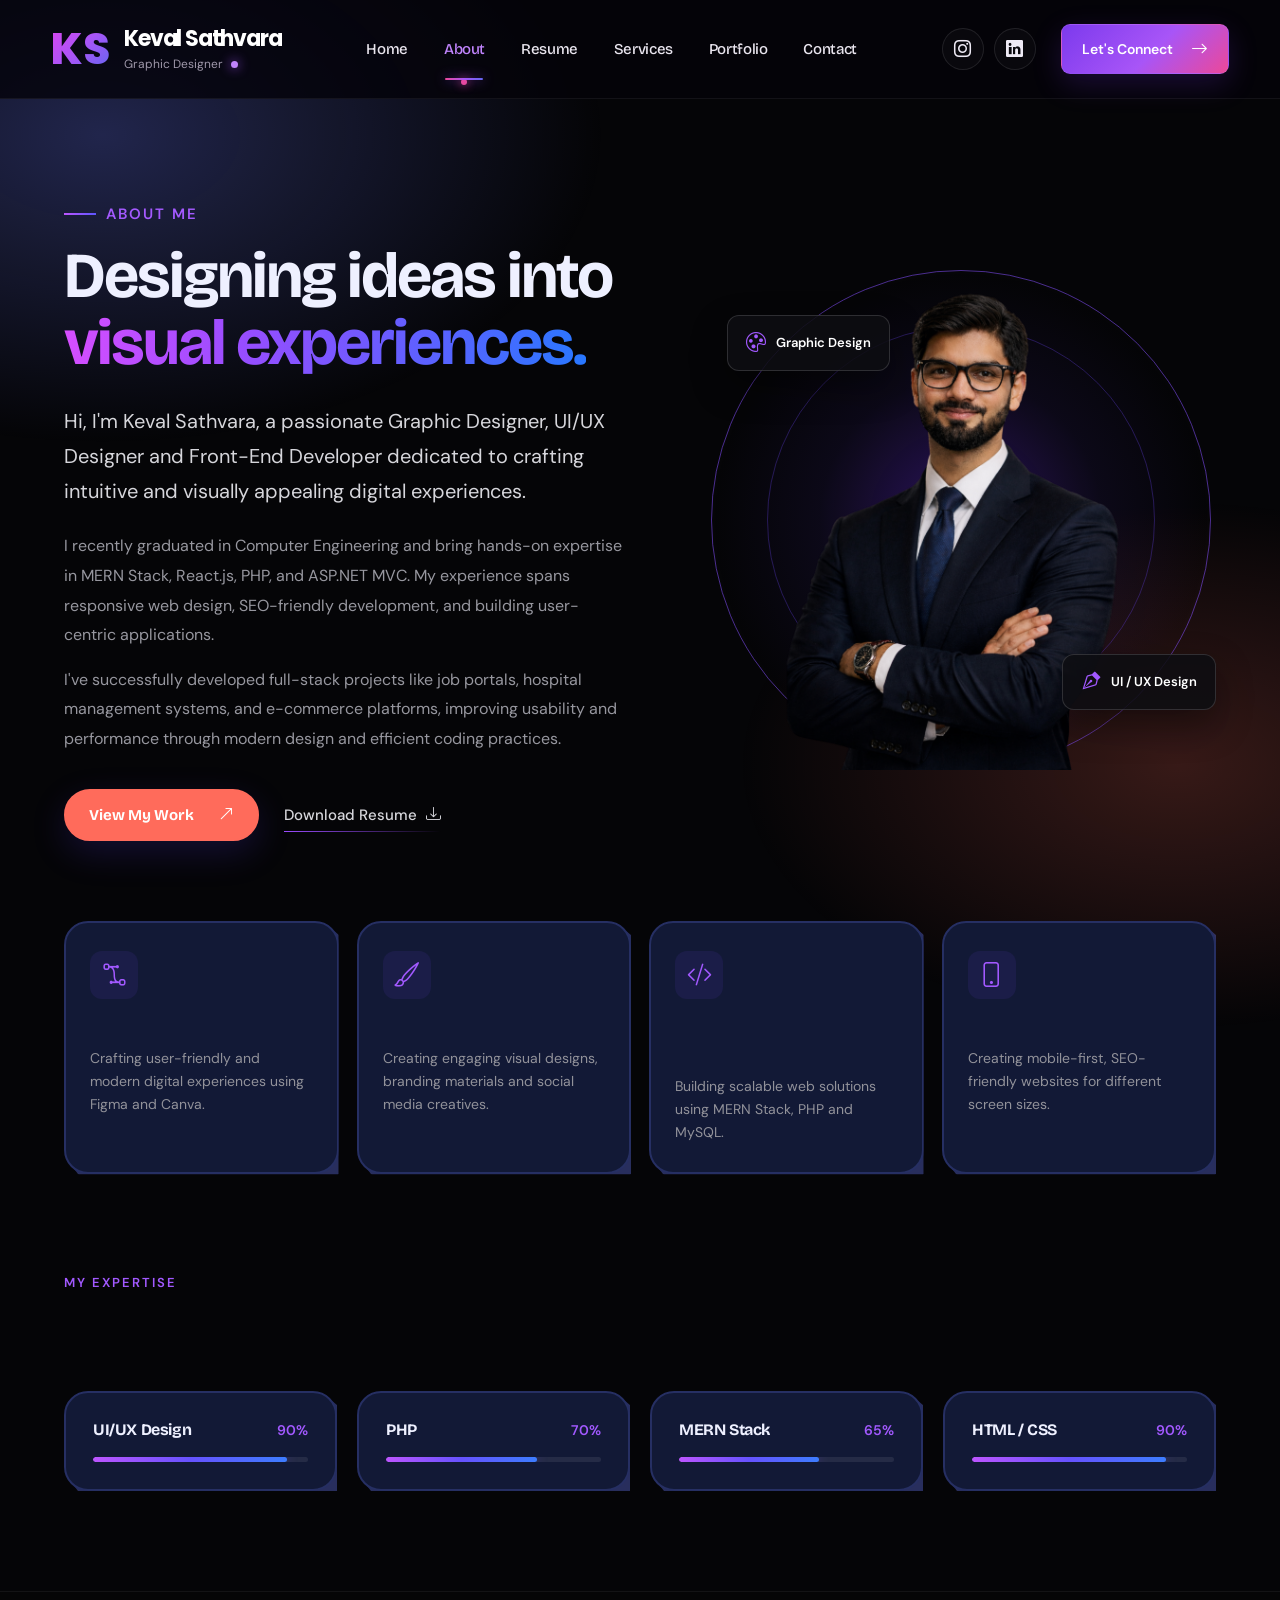
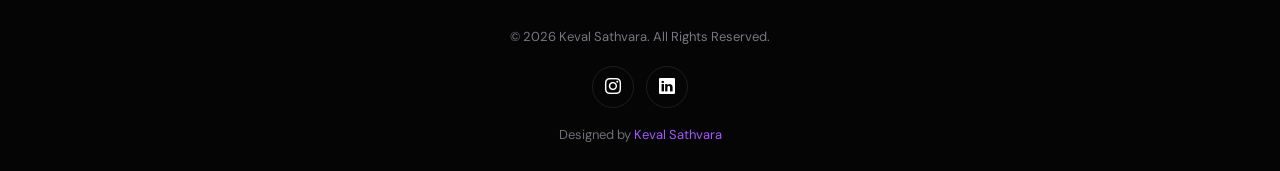
<file: about.html>
<!DOCTYPE html>
<html lang="en">

<head>

  <meta charset="UTF-8">

  <meta
    name="viewport"
    content="width=device-width, initial-scale=1.0, viewport-fit=cover"
  >

  <title>About | Keval Sathvara</title>

  <meta
    name="description"
    content="About Keval Sathvara - Graphic Designer, UI/UX Designer and Front-End Developer."
  >

  <meta
    name="keywords"
    content="Keval Sathvara, Graphic Designer, UI UX Designer, Front End Developer"
  >

  <!-- FAVICON -->
  <link
    href="assets/img/Gemini_Generated_Image_77uot677uot677uo.png"
    rel="icon"
  >

  <!-- GOOGLE FONTS -->
  <link
    rel="preconnect"
    href="https://fonts.googleapis.com"
  >

  <link
    rel="preconnect"
    href="https://fonts.gstatic.com"
    crossorigin
  >

  <link
    href="https://fonts.googleapis.com/css2?family=Inter:wght@300;400;500;600;700;800;900&family=Poppins:wght@400;500;600;700;800;900&display=swap"
    rel="stylesheet"
  >

  <!-- BOOTSTRAP ICONS -->
  <link
    href="assets/vendor/bootstrap-icons/bootstrap-icons.css"
    rel="stylesheet"
  >


<style>

/* =========================================================
   RESET
========================================================= */

* {
  margin: 0;
  padding: 0;
  box-sizing: border-box;
}

html {
  scroll-behavior: smooth;
  overflow-x: hidden;
}

body {
  width: 100%;
  min-width: 0;
  overflow-x: hidden;

  font-family: "Inter", sans-serif;

  background: #050507;
  color: #ffffff;
}

img {
  display: block;
  max-width: 100%;
}

a {
  text-decoration: none;
}

button,
a {
  -webkit-tap-highlight-color: transparent;
}

::selection {
  background: #7446ff;
  color: #ffffff;
}


/* =========================================================
   NAVBAR CONTAINER
========================================================= */

#navbar-container {
  width: 100%;
  max-width: 100%;
  position: relative;
  z-index: 1000;
}


/* =========================================================
   BACKGROUND
========================================================= */

.page-background {

  position: fixed;

  inset: 0;

  width: 100%;
  height: 100%;

  z-index: -10;

  pointer-events: none;

  background:

    radial-gradient(
      circle at 70% 35%,
      rgba(91, 37, 192, 0.20),
      transparent 27%
    ),

    radial-gradient(
      circle at 15% 80%,
      rgba(75, 42, 160, 0.10),
      transparent 25%
    ),

    #050507;
}


.page-background::before {

  content: "";

  position: absolute;

  width: min(650px, 80vw);
  height: min(650px, 80vw);

  right: 5%;
  top: 15%;

  border-radius: 50%;

  background:
    radial-gradient(
      circle,
      rgba(117, 48, 255, 0.18),
      rgba(55, 35, 130, 0.08) 42%,
      transparent 72%
    );

  filter: blur(20px);

  animation:
    backgroundGlow 12s ease-in-out infinite alternate;
}


@keyframes backgroundGlow {

  0% {
    transform:
      translate(0,0)
      scale(1);

    opacity: .65;
  }

  50% {
    transform:
      translate(-25px,20px)
      scale(1.05);

    opacity: .9;
  }

  100% {
    transform:
      translate(20px,-20px)
      scale(.98);

    opacity: .7;
  }

}


/* =========================================================
   DECORATIVE DOTS
========================================================= */

.dots {

  position: fixed;

  width: 90px;
  height: 100px;

  opacity: .45;

  background-image:
    radial-gradient(
      rgba(132,78,255,.75) 1.3px,
      transparent 1.3px
    );

  background-size: 15px 15px;

  pointer-events: none;

  z-index: -2;

  animation:
    dotsFloat 10s ease-in-out infinite alternate;
}


.dots-left {
  left: 0;
  top: 35%;
}


.dots-right {
  right: 15px;
  top: 22%;
}


@keyframes dotsFloat {

  0% {
    transform: translateY(0);
    opacity: .25;
  }

  50% {
    transform: translateY(-12px);
    opacity: .55;
  }

  100% {
    transform: translateY(8px);
    opacity: .35;
  }

}


/* =========================================================
   ABOUT HERO
========================================================= */

.about-hero {

  position: relative;

  width: 100%;

  padding: 100px 0 80px;
}


.about-container {

  width: min(1250px, 90%);

  margin: 0 auto;

  display: grid;

  grid-template-columns: 1.05fr .95fr;

  align-items: center;

  gap: 80px;
}


/* =========================================================
   ABOUT CONTENT
========================================================= */

.about-content {

  position: relative;

  z-index: 5;

  min-width: 0;
}


.eyebrow {

  display: inline-flex;

  align-items: center;

  gap: 10px;

  color: #a45aff;

  font-size: 15px;

  font-weight: 600;

  text-transform: uppercase;

  letter-spacing: 2px;

  margin-bottom: 18px;
}


.eyebrow::before {

  content: "";

  width: 32px;

  height: 2px;

  flex-shrink: 0;

  background:
    linear-gradient(
      90deg,
      #bd55ff,
      #5d55ff
    );
}


/* =========================================================
   ABOUT TITLE
========================================================= */

.about-title {

  font-family: "Poppins", sans-serif;

  font-size: clamp(48px,5vw,72px);

  line-height: 1.05;

  letter-spacing: -2px;

  font-weight: 700;

  margin-bottom: 28px;

  overflow-wrap: break-word;
}


.about-title span {

  background:
    linear-gradient(
      100deg,
      #d84eff,
      #974dff 35%,
      #5b61ff 70%,
      #2778ff
    );

  -webkit-background-clip: text;
  background-clip: text;

  -webkit-text-fill-color: transparent;
}


/* =========================================================
   TEXT
========================================================= */

.about-lead {

  color: #d6d6db;

  font-size: 20px;

  line-height: 1.75;

  margin-bottom: 22px;
}


.about-text {

  color: #97979f;

  font-size: 16px;

  line-height: 1.85;

  max-width: 700px;

  margin-bottom: 15px;
}


/* =========================================================
   CTA
========================================================= */

.cta-group {

  display: flex;

  align-items: center;

  gap: 25px;

  margin-top: 35px;
}


.btn-primary {

  display: inline-flex;

  align-items: center;

  justify-content: center;

  gap: 25px;

  padding: 15px 23px;

  color: #ffffff;

  border-radius: 9px;

  background:
    linear-gradient(
      135deg,
      #553cf1,
      #683be0
    );

  font-size: 15px;

  font-weight: 600;

  box-shadow:
    0 12px 35px
    rgba(81,54,222,.20);

  transition: .3s ease;
}


.btn-primary:hover {

  color: #ffffff;

  transform: translateY(-3px);

  box-shadow:
    0 15px 40px
    rgba(95,56,235,.4);
}


.resume-link {

  color: #d7d7dc;

  font-size: 15px;

  font-weight: 500;

  display: inline-flex;

  align-items: center;

  gap: 9px;

  position: relative;

  transition: .3s ease;
}


.resume-link::after {

  content: "";

  position: absolute;

  left: 0;
  right: 0;

  bottom: -7px;

  height: 1px;

  background:
    linear-gradient(
      90deg,
      #9b4cff,
      transparent
    );
}


.resume-link:hover {
  color: #a85cff;
}


/* =========================================================
   ABOUT VISUAL
========================================================= */

.about-visual {

  position: relative;

  width: 100%;

  min-height: 550px;

  display: flex;

  align-items: center;

  justify-content: center;

  min-width: 0;
}


.visual-glow {

  position: absolute;

  width: 500px;
  height: 500px;

  max-width: 100%;
  max-height: 100%;

  border-radius: 50%;

  background:
    radial-gradient(
      circle,
      rgba(116,48,255,.35),
      rgba(63,38,145,.12) 40%,
      transparent 70%
    );

  filter: blur(12px);

  animation:
    visualGlow 8s ease-in-out infinite alternate;
}


@keyframes visualGlow {

  0% {
    transform: scale(.94);
    opacity: .65;
  }

  100% {
    transform: scale(1.05);
    opacity: .95;
  }

}


/* =========================================================
   ORBIT
========================================================= */

.visual-orbit {

  position: absolute;

  width: 500px;
  height: 500px;

  max-width: 100%;
  max-height: 100%;

  border-radius: 50%;

  border:
    1px solid
    rgba(133,81,255,.55);

  animation:
    visualOrbit 25s linear infinite;
}


.visual-orbit::before {

  content: "";

  position: absolute;

  inset: 55px;

  border-radius: 50%;

  border:
    1px solid
    rgba(102,66,240,.32);
}


@keyframes visualOrbit {

  from {
    transform: rotate(0deg);
  }

  to {
    transform: rotate(360deg);
  }

}


/* =========================================================
   PROFILE IMAGE
========================================================= */

.about-photo {

  position: relative;

  z-index: 5;

  width: 410px;

  height: 500px;

  max-width: 90%;

  object-fit: contain;

  object-position: center bottom;

  filter:
    drop-shadow(
      0 20px 35px
      rgba(0,0,0,.6)
    );
}


/* =========================================================
   FLOATING LABEL
========================================================= */

.floating-label {

  position: absolute;

  z-index: 10;

  padding: 14px 18px;

  border-radius: 12px;

  background:
    rgba(14,14,19,.88);

  border:
    1px solid
    rgba(255,255,255,.14);

  backdrop-filter: blur(12px);

  -webkit-backdrop-filter: blur(12px);

  box-shadow:
    0 15px 35px
    rgba(0,0,0,.4);

  color: #ffffff;

  font-size: 13px;

  font-weight: 600;

  display: flex;

  align-items: center;

  gap: 10px;

  white-space: nowrap;

  animation:
    floatingCard 5s ease-in-out infinite alternate;
}


.floating-label i {

  color: #a259ff;

  font-size: 20px;

  flex-shrink: 0;
}


.label-one {

  top: 70px;

  left: 20px;
}


.label-two {

  right: 0;

  bottom: 85px;

  animation-delay: 1s;
}


@keyframes floatingCard {

  0% {
    transform: translateY(0);
  }

  100% {
    transform: translateY(-12px);
  }

}


/* =========================================================
   INFO SECTION
========================================================= */

.info-section {

  width: min(1250px,90%);

  margin: 0 auto;

  padding-bottom: 80px;
}


.info-grid {

  display: grid;

  grid-template-columns:
    repeat(4,1fr);

  gap: 18px;
}


.info-card {

  padding: 28px 24px;

  min-height: 190px;

  border-radius: 15px;

  background:
    linear-gradient(
      145deg,
      rgba(24,24,30,.85),
      rgba(9,9,12,.85)
    );

  border:
    1px solid
    rgba(255,255,255,.10);

  box-shadow:
    0 15px 40px
    rgba(0,0,0,.22);

  transition: .35s ease;
}


.info-card:hover {

  transform: translateY(-7px);

  border-color:
    rgba(142,77,255,.5);

  box-shadow:
    0 20px 45px
    rgba(92,48,220,.16);
}


.info-icon {

  width: 48px;
  height: 48px;

  display: flex;

  align-items: center;
  justify-content: center;

  border-radius: 12px;

  background:
    rgba(121,64,255,.09);

  color: #a259ff;

  font-size: 25px;

  margin-bottom: 20px;
}


.info-card h3 {

  font-family: "Poppins", sans-serif;

  font-size: 17px;

  margin-bottom: 9px;
}


.info-card p {

  color: #92929a;

  font-size: 14px;

  line-height: 1.65;
}


/* =========================================================
   SKILLS
========================================================= */

.skills-section {

  width: min(1250px,90%);

  margin: auto;

  padding: 20px 0 100px;
}


.section-heading {

  margin-bottom: 40px;
}


.small-title {

  color: #a259ff;

  text-transform: uppercase;

  letter-spacing: 2px;

  font-size: 13px;

  font-weight: 600;

  margin-bottom: 10px;
}


.section-heading h2 {

  font-family: "Poppins", sans-serif;

  font-size: 42px;

  font-weight: 700;
}


.section-heading h2 span {

  background:
    linear-gradient(
      100deg,
      #b54cff,
      #5867ff
    );

  -webkit-background-clip: text;
  background-clip: text;

  -webkit-text-fill-color: transparent;
}


.skills-grid {

  display: grid;

  grid-template-columns:
    repeat(4,1fr);

  gap: 20px;
}


.skill-box {

  padding: 27px;

  border-radius: 15px;

  background:
    linear-gradient(
      145deg,
      rgba(24,24,30,.88),
      rgba(9,9,12,.9)
    );

  border:
    1px solid
    rgba(255,255,255,.10);

  transition: .35s ease;
}


.skill-box:hover {

  transform: translateY(-6px);

  border-color:
    rgba(142,77,255,.5);

  box-shadow:
    0 20px 45px
    rgba(93,48,220,.14);
}


.skill-top {

  display: flex;

  align-items: center;

  justify-content: space-between;

  gap: 15px;

  margin-bottom: 18px;
}


.skill-top h3 {

  font-family: "Poppins", sans-serif;

  font-size: 16px;

  margin: 0;
}


.skill-percent {

  color: #a259ff;

  font-size: 14px;

  font-weight: 600;

  flex-shrink: 0;
}


.progress {

  width: 100%;

  height: 5px;

  overflow: hidden;

  border-radius: 20px;

  background:
    rgba(255,255,255,.08);
}


.progress-bar {

  height: 100%;

  border-radius: 20px;

  background:
    linear-gradient(
      90deg,
      #bd55ff,
      #6652ff,
      #3d7dff
    );

  box-shadow:
    0 0 12px
    rgba(121,71,255,.45);
}


/* =========================================================
   FOOTER
========================================================= */

.footer {

  width: 100%;

  padding: 35px 15px;

  text-align: center;

  border-top:
    1px solid
    rgba(255,255,255,.06);

  background:
    rgba(5,5,7,.8);
}


.footer p {

  color: #777780;

  font-size: 13px;

  line-height: 1.6;
}


.footer-social {

  display: flex;

  justify-content: center;

  gap: 12px;

  margin: 18px 0;
}


.footer-social a {

  width: 42px;
  height: 42px;

  display: flex;

  align-items: center;

  justify-content: center;

  border-radius: 50%;

  color: #ffffff;

  border:
    1px solid
    rgba(255,255,255,.10);

  transition: .3s ease;
}


.footer-social a:hover {

  color: #a259ff;

  border-color: #7b4cff;
}


.credits {

  color: #6f6f77;

  font-size: 13px;
}


.credits a {

  color: #a259ff;
}


/* =========================================================
   TABLET
========================================================= */

@media (max-width: 1150px) {

  .navmenu ul {
    gap: 24px;
  }

  .about-container {
    gap: 40px;
  }

  .info-grid,
  .skills-grid {
    grid-template-columns:
      repeat(2,1fr);
  }

}


/* =========================================================
   MOBILE — 900px
========================================================= */

@media (max-width: 900px) {

  html,
  body {
    width: 100%;
    max-width: 100%;
    overflow-x: hidden;
  }


  /* -------------------------------------------------------
     ABOUT
  ------------------------------------------------------- */

  .about-hero {

    width: 100%;

    padding:
      65px 0 45px;
  }


  .about-container {

    width:
      calc(100% - 30px);

    max-width:
      600px;

    margin:
      0 auto;

    display:
      flex;

    flex-direction:
      column;

    align-items:
      center;

    gap:
      0;
  }


  /* -------------------------------------------------------
     CONTENT
  ------------------------------------------------------- */

  .about-content {

    width:
      100%;

    max-width:
      600px;

    text-align:
      center;

    order:
      1;
  }


  .eyebrow {

    justify-content:
      center;

    font-size:
      12px;

    letter-spacing:
      1.7px;

    margin-bottom:
      16px;
  }


  .eyebrow::before {
    width: 25px;
  }


  .about-title {

    width:
      100%;

    font-size:
      clamp(42px,12vw,64px);

    line-height:
      1.04;

    letter-spacing:
      -1.8px;

    margin-bottom:
      20px;
  }


  .about-lead {

    width:
      100%;

    max-width:
      560px;

    margin:
      0 auto 18px;

    font-size:
      16px;

    line-height:
      1.7;
  }


  .about-text {

    width:
      100%;

    max-width:
      550px;

    margin:
      0 auto 14px;

    font-size:
      14px;

    line-height:
      1.75;
  }


  /* -------------------------------------------------------
     CTA
  ------------------------------------------------------- */

  .cta-group {

    width:
      100%;

    display:
      flex;

    flex-direction:
      column;

    align-items:
      center;

    justify-content:
      center;

    gap:
      16px;

    margin-top:
      27px;
  }


  .btn-primary {

    width:
      min(100%,300px);

    min-height:
      50px;

    justify-content:
      center;

    gap:
      18px;

    padding:
      14px 20px;

    font-size:
      14px;
  }


  .resume-link {
    justify-content:
      center;

    font-size:
      14px;
  }


  /* -------------------------------------------------------
     VISUAL
  ------------------------------------------------------- */

  .about-visual {

    width:
      100%;

    min-height:
      430px;

    margin-top:
      20px;

    margin-bottom:
      -10px;

    order:
      2;

    overflow:
      visible;
  }


  .visual-glow {

    width:
      min(88vw,390px);

    height:
      min(88vw,390px);
  }


  .visual-orbit {

    width:
      min(88vw,380px);

    height:
      min(88vw,380px);
  }


  .visual-orbit::before {

    inset:
      42px;
  }


  .about-photo {

    width:
      min(75vw,330px);

    height:
      min(95vw,410px);

    max-width:
      330px;

    max-height:
      410px;
  }


  .floating-label {

    padding:
      10px 13px;

    border-radius:
      10px;

    font-size:
      11px;

    gap:
      7px;
  }


  .floating-label i {
    font-size: 16px;
  }


  .label-one {

    top:
      58px;

    left:
      max(0px,2vw);
  }


  .label-two {

    right:
      max(0px,2vw);

    bottom:
      62px;
  }


  /* -------------------------------------------------------
     INFO
  ------------------------------------------------------- */

  .info-section {

    width:
      calc(100% - 30px);

    max-width:
      600px;

    padding-bottom:
      55px;
  }


  .info-grid {

    grid-template-columns:
      1fr;

    gap:
      14px;
  }


  .info-card {

    min-height:
      auto;

    padding:
      22px 20px;

    border-radius:
      14px;
  }


  .info-icon {

    width:
      44px;

    height:
      44px;

    font-size:
      22px;

    margin-bottom:
      15px;
  }


  .info-card h3 {
    font-size: 16px;
  }


  .info-card p {

    font-size:
      13px;

    line-height:
      1.6;
  }


  /* -------------------------------------------------------
     SKILLS
  ------------------------------------------------------- */

  .skills-section {

    width:
      calc(100% - 30px);

    max-width:
      600px;

    padding:
      10px 0 65px;
  }


  .section-heading {

    margin-bottom:
      28px;

    text-align:
      center;
  }


  .section-heading h2 {

    font-size:
      clamp(30px,8vw,38px);

    line-height:
      1.15;
  }


  .small-title {

    font-size:
      11px;

    letter-spacing:
      1.7px;
  }


  .skills-grid {

    grid-template-columns:
      1fr;

    gap:
      14px;
  }


  .skill-box {

    padding:
      21px 19px;

    border-radius:
      13px;
  }


  .skill-top {
    margin-bottom: 14px;
  }


  .skill-top h3 {
    font-size: 14px;
  }


  .skill-percent {
    font-size: 13px;
  }


  /* -------------------------------------------------------
     FOOTER
  ------------------------------------------------------- */

  .footer {
    padding: 28px 15px;
  }


  .footer p {
    font-size: 12px;
  }


  .credits {
    font-size: 11px;
  }

}


/* =========================================================
   600px
========================================================= */

@media (max-width: 600px) {

  .about-hero {
    padding:
      50px 0 35px;
  }


  .about-container {
    width:
      calc(100% - 24px);
  }


  .about-title {

    font-size:
      clamp(39px,12vw,55px);

    letter-spacing:
      -1.5px;
  }


  .about-lead {

    font-size:
      15px;

    line-height:
      1.65;
  }


  .about-text {

    font-size:
      13.5px;

    line-height:
      1.7;
  }


  .about-visual {

    min-height:
      390px;

    margin-top:
      5px;
  }


  .visual-glow {

    width:
      330px;

    height:
      330px;
  }


  .visual-orbit {

    width:
      330px;

    height:
      330px;
  }


  .visual-orbit::before {
    inset: 37px;
  }


  .about-photo {

    width:
      275px;

    height:
      365px;
  }


  .label-one {

    top:
      55px;

    left:
      2px;
  }


  .label-two {

    right:
      2px;

    bottom:
      52px;
  }


  .info-section,
  .skills-section {

    width:
      calc(100% - 24px);
  }

}


/* =========================================================
   480px
========================================================= */

@media (max-width: 480px) {

  .about-hero {
    padding:
      42px 0 30px;
  }


  .about-container {

    width:
      calc(100% - 20px);
  }


  .eyebrow {

    font-size:
      11px;

    letter-spacing:
      1.5px;
  }


  .about-title {

    font-size:
      clamp(36px,12vw,50px);

    line-height:
      1.03;

    letter-spacing:
      -1.2px;
  }


  .about-lead {

    font-size:
      14px;
  }


  .about-text {

    font-size:
      13px;
  }


  .btn-primary {

    width:
      100%;

    max-width:
      285px;
  }


  .about-visual {

    min-height:
      350px;
  }


  .visual-glow {

    width:
      285px;

    height:
      285px;
  }


  .visual-orbit {

    width:
      285px;

    height:
      285px;
  }


  .visual-orbit::before {
    inset: 32px;
  }


  .about-photo {

    width:
      245px;

    height:
      325px;
  }


  .floating-label {

    padding:
      8px 10px;

    font-size:
      10px;

    border-radius:
      8px;
  }


  .floating-label i {
    font-size: 14px;
  }


  .label-one {

    top:
      47px;

    left:
      0;
  }


  .label-two {

    right:
      0;

    bottom:
      43px;
  }


  .info-card {
    padding:
      19px 17px;
  }


  .info-icon {

    width:
      42px;

    height:
      42px;

    font-size:
      20px;
  }


  .info-card h3 {
    font-size: 15px;
  }


  .info-card p {
    font-size: 12.5px;
  }


  .section-heading h2 {
    font-size: 30px;
  }


  .skill-box {
    padding:
      19px 16px;
  }

}


/* =========================================================
   390px
========================================================= */

@media (max-width: 390px) {

  .about-container {
    width:
      calc(100% - 18px);
  }


  .about-title {

    font-size:
      36px;

    letter-spacing:
      -1px;
  }


  .about-lead {
    font-size:
      13.5px;
  }


  .about-text {
    font-size:
      12.5px;
  }


  .about-visual {

    min-height:
      330px;
  }


  .visual-glow {

    width:
      265px;

    height:
      265px;
  }


  .visual-orbit {

    width:
      265px;

    height:
      265px;
  }


  .about-photo {

    width:
      225px;

    height:
      300px;
  }


  .floating-label {

    font-size:
      9px;

    padding:
      7px 9px;
  }


  .label-one {
    top: 45px;
  }


  .label-two {
    bottom: 37px;
  }

}


/* =========================================================
   375px
========================================================= */

@media (max-width: 375px) {

  .about-hero {

    padding:
      35px 0 25px;
  }


  .about-title {
    font-size:
      34px;
  }


  .about-lead {
    font-size:
      13px;
  }


  .about-text {

    font-size:
      12px;

    line-height:
      1.65;
  }


  .about-visual {

    min-height:
      310px;
  }


  .visual-glow {

    width:
      245px;

    height:
      245px;
  }


  .visual-orbit {

    width:
      245px;

    height:
      245px;
  }


  .visual-orbit::before {
    inset: 27px;
  }


  .about-photo {

    width:
      210px;

    height:
      280px;
  }


  .floating-label {

    font-size:
      8.5px;

    padding:
      6px 8px;
  }


  .floating-label i {
    font-size: 12px;
  }


  .label-one {

    top:
      43px;

    left:
      0;
  }


  .label-two {

    right:
      0;

    bottom:
      34px;
  }

}


/* =========================================================
   360px
========================================================= */

@media (max-width: 360px) {

  .about-container {

    width:
      calc(100% - 16px);
  }


  .about-title {

    font-size:
      32px;

    letter-spacing:
      -.8px;
  }


  .about-lead {
    font-size:
      12.5px;
  }


  .about-text {
    font-size:
      11.8px;
  }


  .about-visual {

    min-height:
      295px;
  }


  .visual-glow {

    width:
      225px;

    height:
      225px;
  }


  .visual-orbit {

    width:
      225px;

    height:
      225px;
  }


  .visual-orbit::before {
    inset: 25px;
  }


  .about-photo {

    width:
      195px;

    height:
      260px;
  }


  .floating-label {

    font-size:
      8px;

    padding:
      5px 7px;
  }


  .label-one {
    top: 42px;
  }


  .label-two {
    bottom: 31px;
  }


  .info-section,
  .skills-section {

    width:
      calc(100% - 16px);
  }

}


/* =========================================================
   320px
========================================================= */

@media (max-width: 320px) {

  .about-container {

    width:
      calc(100% - 14px);
  }


  .about-title {

    font-size:
      29px;

    letter-spacing:
      -.5px;
  }


  .about-lead {

    font-size:
      12px;

    line-height:
      1.6;
  }


  .about-text {
    font-size:
      11.5px;
  }


  .btn-primary {

    max-width:
      260px;

    min-height:
      46px;

    font-size:
      13px;
  }


  .about-visual {

    min-height:
      275px;
  }


  .visual-glow {

    width:
      205px;

    height:
      205px;
  }


  .visual-orbit {

    width:
      205px;

    height:
      205px;
  }


  .visual-orbit::before {
    inset: 23px;
  }


  .about-photo {

    width:
      180px;

    height:
      240px;
  }


  .floating-label {

    font-size:
      7.5px;

    padding:
      5px 6px;
  }


  .floating-label i {
    font-size: 11px;
  }


  .label-one {

    top:
      39px;

    left:
      -1px;
  }


  .label-two {

    right:
      -1px;

    bottom:
      28px;
  }


  .info-card {

    padding:
      17px 14px;
  }


  .info-card h3 {
    font-size: 14px;
  }


  .info-card p {
    font-size: 11.5px;
  }


  .section-heading h2 {
    font-size: 27px;
  }


  .skill-box {
    padding:
      17px 14px;
  }

}


/* =========================================================
   MOBILE LANDSCAPE
========================================================= */

@media
(max-width: 900px)
and (orientation: landscape)
and (max-height: 600px) {

  .about-hero {

    padding:
      40px 0;
  }


  .about-container {

    width:
      min(850px,92%);

    display:
      grid;

    grid-template-columns:
      1fr 1fr;

    align-items:
      center;

    gap:
      25px;
  }


  .about-content {
    text-align:
      left;
  }


  .eyebrow {
    justify-content:
      flex-start;
  }


  .about-lead,
  .about-text {

    margin-left:
      0;
  }


  .cta-group {

    align-items:
      flex-start;

    flex-direction:
      row;
  }


  .about-visual {

    min-height:
      430px;

    margin:
      0;
  }


  .visual-glow {

    width:
      330px;

    height:
      330px;
  }


  .visual-orbit {

    width:
      330px;

    height:
      330px;
  }


  .about-photo {

    width:
      260px;

    height:
      350px;
  }

}


/* =========================================================
   TOUCH DEVICES
========================================================= */

@media (hover: none) {

  .info-card:hover,
  .skill-box:hover,
  .btn-primary:hover {

    transform:
      none;
  }

}


/* =========================================================
   REDUCED MOTION
========================================================= */

@media (prefers-reduced-motion: reduce) {

  *,
  *::before,
  *::after {

    animation-duration:
      .01ms !important;

    animation-iteration-count:
      1 !important;

    scroll-behavior:
      auto !important;
  }

}


/* =========================================================
   SAFE AREA
========================================================= */

@supports (padding: env(safe-area-inset-bottom)) {

  .footer {

    padding-bottom:
      calc(
        28px +
        env(safe-area-inset-bottom)
      );
  }

}

</style>

<link rel="preconnect" href="https://fonts.googleapis.com"><link rel="preconnect" href="https://fonts.gstatic.com" crossorigin><link href="https://fonts.googleapis.com/css2?family=Bricolage+Grotesque:wght@600;800&family=DM+Sans:wght@400;500&display=swap" rel="stylesheet">
<link href="assets/css/theme.css" rel="stylesheet">
<style>
body.about-page {
  background: #050507 !important;
}

body.about-page .about-title.m-wipe {
  clip-path: none;
}

@media (min-width: 481px) and (max-width: 900px) {
  body.about-page .about-container {
    width: min(85%, 600px);
  }

  body.about-page .about-content {
    text-align: left;
  }

  body.about-page .eyebrow {
    justify-content: flex-start;
  }

  body.about-page .about-title {
    font-family: "Bricolage Grotesque", sans-serif !important;
    font-size: clamp(48px, 10vw, 60px);
    line-height: 1.04;
    letter-spacing: -2px !important;
  }

  body.about-page .about-lead,
  body.about-page .about-text {
    margin-left: 0;
    margin-right: 0;
  }

  body.about-page .about-lead {
    font-size: 17px;
  }

  body.about-page .cta-group {
    flex-direction: row;
    align-items: center;
    justify-content: flex-start;
    gap: 20px;
  }

  body.about-page .btn-primary {
    width: auto;
    min-height: 40px;
    padding: 11px 19px;
    border: 0 !important;
    border-radius: 8px !important;
    background: linear-gradient(135deg, #553cf1, #683be0) !important;
    font-family: "DM Sans", sans-serif !important;
    font-size: 14px;
    font-weight: 600 !important;
  }

  body.about-page .resume-link {
    justify-content: flex-start;
    font-size: 14px;
  }
}
</style>
<link href="assets/css/responsive.css" rel="stylesheet">
</head>


<body class="about-page">


<!-- =========================================================
     BACKGROUND
========================================================= -->

<div class="page-background"></div>

<div class="dots dots-left"></div>

<div class="dots dots-right"></div>


<!-- =========================================================
     EXTERNAL NAVBAR
========================================================= -->

<div id="navbar-container"></div>


<!-- =========================================================
     MAIN
========================================================= -->

<main>


<!-- =========================================================
     ABOUT HERO
========================================================= -->

<section class="about-hero">

  <div class="about-container">


    <!-- ABOUT CONTENT -->

    <div class="about-content">


      <div class="eyebrow">
        About Me
      </div>


      <h1 class="about-title">

        Designing ideas into

        <span>
          visual experiences.
        </span>

      </h1>


      <p class="about-lead">

        Hi, I'm Keval Sathvara, a passionate
        Graphic Designer, UI/UX Designer and
        Front-End Developer dedicated to crafting
        intuitive and visually appealing digital experiences.

      </p>


      <p class="about-text">

        I recently graduated in Computer Engineering
        and bring hands-on expertise in MERN Stack,
        React.js, PHP, and ASP.NET MVC.

        My experience spans responsive web design,
        SEO-friendly development, and building
        user-centric applications.

      </p>


      <p class="about-text">

        I've successfully developed full-stack projects
        like job portals, hospital management systems,
        and e-commerce platforms, improving usability
        and performance through modern design and
        efficient coding practices.

      </p>


      <!-- CTA -->

      <div class="cta-group">


        <a
          href="portfolio.html"
          class="btn-primary">

          View My Work

          <i class="bi bi-arrow-up-right"></i>

        </a>


        <a
          href="assets\img\Keval  Sathvara.pdf"
          class="resume-link"
          target="_blank"
          rel="noopener noreferrer">

          Download Resume

          <i class="bi bi-download"></i>

        </a>


      </div>


    </div>


    <!-- =====================================================
         PROFILE VISUAL
    ====================================================== -->

    <div class="about-visual">


      <div class="visual-glow"></div>


      <div class="visual-orbit"></div>


      <img
        src="assets/img/profile/inkorbit (3).png"
        alt="Keval Sathvara profile"
        class="about-photo"
      >


      <div class="floating-label label-one">

        <i class="bi bi-palette"></i>

        Graphic Design

      </div>


      <div class="floating-label label-two">

        <i class="bi bi-vector-pen"></i>

        UI / UX Design

      </div>


    </div>


  </div>

</section>


<!-- =========================================================
     SPECIALIZATIONS
========================================================= -->

<section class="info-section">

  <div class="info-grid">


    <article class="info-card">

      <div class="info-icon">
        <i class="bi bi-bezier2"></i>
      </div>

      <h2>
        UI/UX Design
      </h2>

      <p>
        Crafting user-friendly and modern
        digital experiences using Figma
        and Canva.
      </p>

    </article>


    <article class="info-card">

      <div class="info-icon">
        <i class="bi bi-brush"></i>
      </div>

      <h2>
        Graphic Design
      </h2>

      <p>
        Creating engaging visual designs,
        branding materials and social media
        creatives.
      </p>

    </article>


    <article class="info-card">

      <div class="info-icon">
        <i class="bi bi-code-slash"></i>
      </div>

      <h2>
        Full-Stack Development
      </h2>

      <p>
        Building scalable web solutions
        using MERN Stack, PHP and MySQL.
      </p>

    </article>


    <article class="info-card">

      <div class="info-icon">
        <i class="bi bi-phone"></i>
      </div>

      <h2>
        Responsive Design
      </h2>

      <p>
        Creating mobile-first,
        SEO-friendly websites for
        different screen sizes.
      </p>

    </article>


  </div>

</section>


<!-- =========================================================
     SKILLS
========================================================= -->

<section class="skills-section">


  <div class="section-heading">

    <div class="small-title">
      My Expertise
    </div>

    <h2>

      Skills &

      <span>
        Capabilities
      </span>

    </h2>

  </div>


  <div class="skills-grid">


    <!-- UI/UX -->

    <article class="skill-box">

      <div class="skill-top">

        <h3>
          UI/UX Design
        </h3>

        <span class="skill-percent">
          90%
        </span>

      </div>

      <div class="progress">

        <div
          class="progress-bar"
          style="width:90%;">
        </div>

      </div>

    </article>


    <!-- PHP -->

    <article class="skill-box">

      <div class="skill-top">

        <h3>
          PHP
        </h3>

        <span class="skill-percent">
          70%
        </span>

      </div>

      <div class="progress">

        <div
          class="progress-bar"
          style="width:70%;">
        </div>

      </div>

    </article>


    <!-- MERN -->

    <article class="skill-box">

      <div class="skill-top">

        <h3>
          MERN Stack
        </h3>

        <span class="skill-percent">
          65%
        </span>

      </div>

      <div class="progress">

        <div
          class="progress-bar"
          style="width:65%;">
        </div>

      </div>

    </article>


    <!-- HTML CSS -->

    <article class="skill-box">

      <div class="skill-top">

        <h3>
          HTML / CSS
        </h3>

        <span class="skill-percent">
          90%
        </span>

      </div>

      <div class="progress">

        <div
          class="progress-bar"
          style="width:90%;">
        </div>

      </div>

    </article>


  </div>

</section>


</main>


<!-- =========================================================
     FOOTER
========================================================= -->

<footer class="footer">


  <p>
    © 2026 Keval Sathvara. All Rights Reserved.
  </p>


  <div class="footer-social">


    <a
      href="https://www.instagram.com/mr_keval_56/?next=%2F"
      target="_blank"
      rel="noopener noreferrer"
      aria-label="Instagram">

      <i class="bi bi-instagram"></i>

    </a>


    <a
      href="https://www.linkedin.com/in/keval-sathvara/"
      target="_blank"
      rel="noopener noreferrer"
      aria-label="LinkedIn">

      <i class="bi bi-linkedin"></i>

    </a>


  </div>


  <div class="credits">

    Designed by

    <a href="index.html">
      Keval Sathvara
    </a>

  </div>


</footer>


<!-- =========================================================
     LOAD NAVBAR.HTML
========================================================= -->

<script>

document.addEventListener(
  "DOMContentLoaded",
  function () {

    const navbarContainer =
      document.getElementById(
        "navbar-container"
      );


    /* -------------------------------------------------------
       LOAD NAVBAR
    ------------------------------------------------------- */

    fetch("navbar.html")

      .then(function (response) {

        if (!response.ok) {

          throw new Error(
            "navbar.html could not be loaded."
          );

        }

        return response.text();

      })


      .then(function (navbarHTML) {

        navbarContainer.innerHTML =
          navbarHTML;


        /* ---------------------------------------------------
           CURRENT PAGE
        --------------------------------------------------- */

        let currentPage =
          window.location.pathname
            .split("/")
            .pop()
            .toLowerCase();


        if (
          currentPage === ""
        ) {

          currentPage =
            "index.html";

        }


        /* ---------------------------------------------------
           ACTIVE NAV LINK
        --------------------------------------------------- */

        const navLinks =
          navbarContainer.querySelectorAll(
            ".navmenu a"
          );


        navLinks.forEach(
          function (link) {

            const href =
              link.getAttribute(
                "href"
              );


            if (!href) {
              return;
            }


            const linkPage =
              href
                .split("/")
                .pop()
                .split("?")[0]
                .split("#")[0]
                .toLowerCase();


            link.classList.remove(
              "active"
            );


            if (
              linkPage ===
              currentPage
            ) {

              link.classList.add(
                "active"
              );

            }

          }
        );


        /* ---------------------------------------------------
           MOBILE NAV
        --------------------------------------------------- */

        const mobileToggle =
          navbarContainer.querySelector(
            "#mobileToggle"
          );


        const navMenu =
          navbarContainer.querySelector(
            "#navmenu"
          );


        if (
          mobileToggle &&
          navMenu
        ) {


          mobileToggle.addEventListener(
            "click",
            function () {

              const isOpen =
                navMenu.classList.toggle(
                  "mobile-open"
                );


              this.classList.toggle(
                "bi-list",
                !isOpen
              );


              this.classList.toggle(
                "bi-x",
                isOpen
              );


              this.setAttribute(
                "aria-expanded",
                String(isOpen)
              );

            }
          );


          /* CLOSE MENU */

          navMenu
            .querySelectorAll("a")
            .forEach(
              function (link) {

                link.addEventListener(
                  "click",
                  function () {

                    navMenu.classList.remove(
                      "mobile-open"
                    );


                    mobileToggle.classList.remove(
                      "bi-x"
                    );


                    mobileToggle.classList.add(
                      "bi-list"
                    );


                    mobileToggle.setAttribute(
                      "aria-expanded",
                      "false"
                    );

                  }
                );

              }
            );


          /* CLOSE WHEN CLICKING OUTSIDE */

          document.addEventListener(
            "click",
            function (event) {

              const clickedInsideNavbar =
                navbarContainer.contains(
                  event.target
                );


              if (!clickedInsideNavbar) {

                navMenu.classList.remove(
                  "mobile-open"
                );


                mobileToggle.classList.remove(
                  "bi-x"
                );


                mobileToggle.classList.add(
                  "bi-list"
                );


                mobileToggle.setAttribute(
                  "aria-expanded",
                  "false"
                );

              }

            }
          );


          /* CLOSE MENU AFTER RESIZING */

          window.addEventListener(
            "resize",
            function () {

              if (
                window.innerWidth > 900
              ) {

                navMenu.classList.remove(
                  "mobile-open"
                );


                mobileToggle.classList.remove(
                  "bi-x"
                );


                mobileToggle.classList.add(
                  "bi-list"
                );


                mobileToggle.setAttribute(
                  "aria-expanded",
                  "false"
                );

              }

            }
          );

        }

      })


      .catch(function (error) {

        console.error(
          "Navbar loading error:",
          error
        );

      });

  }
);

</script>


<script src="assets/js/motion.js" defer></script>
</body>

</html>
</file>
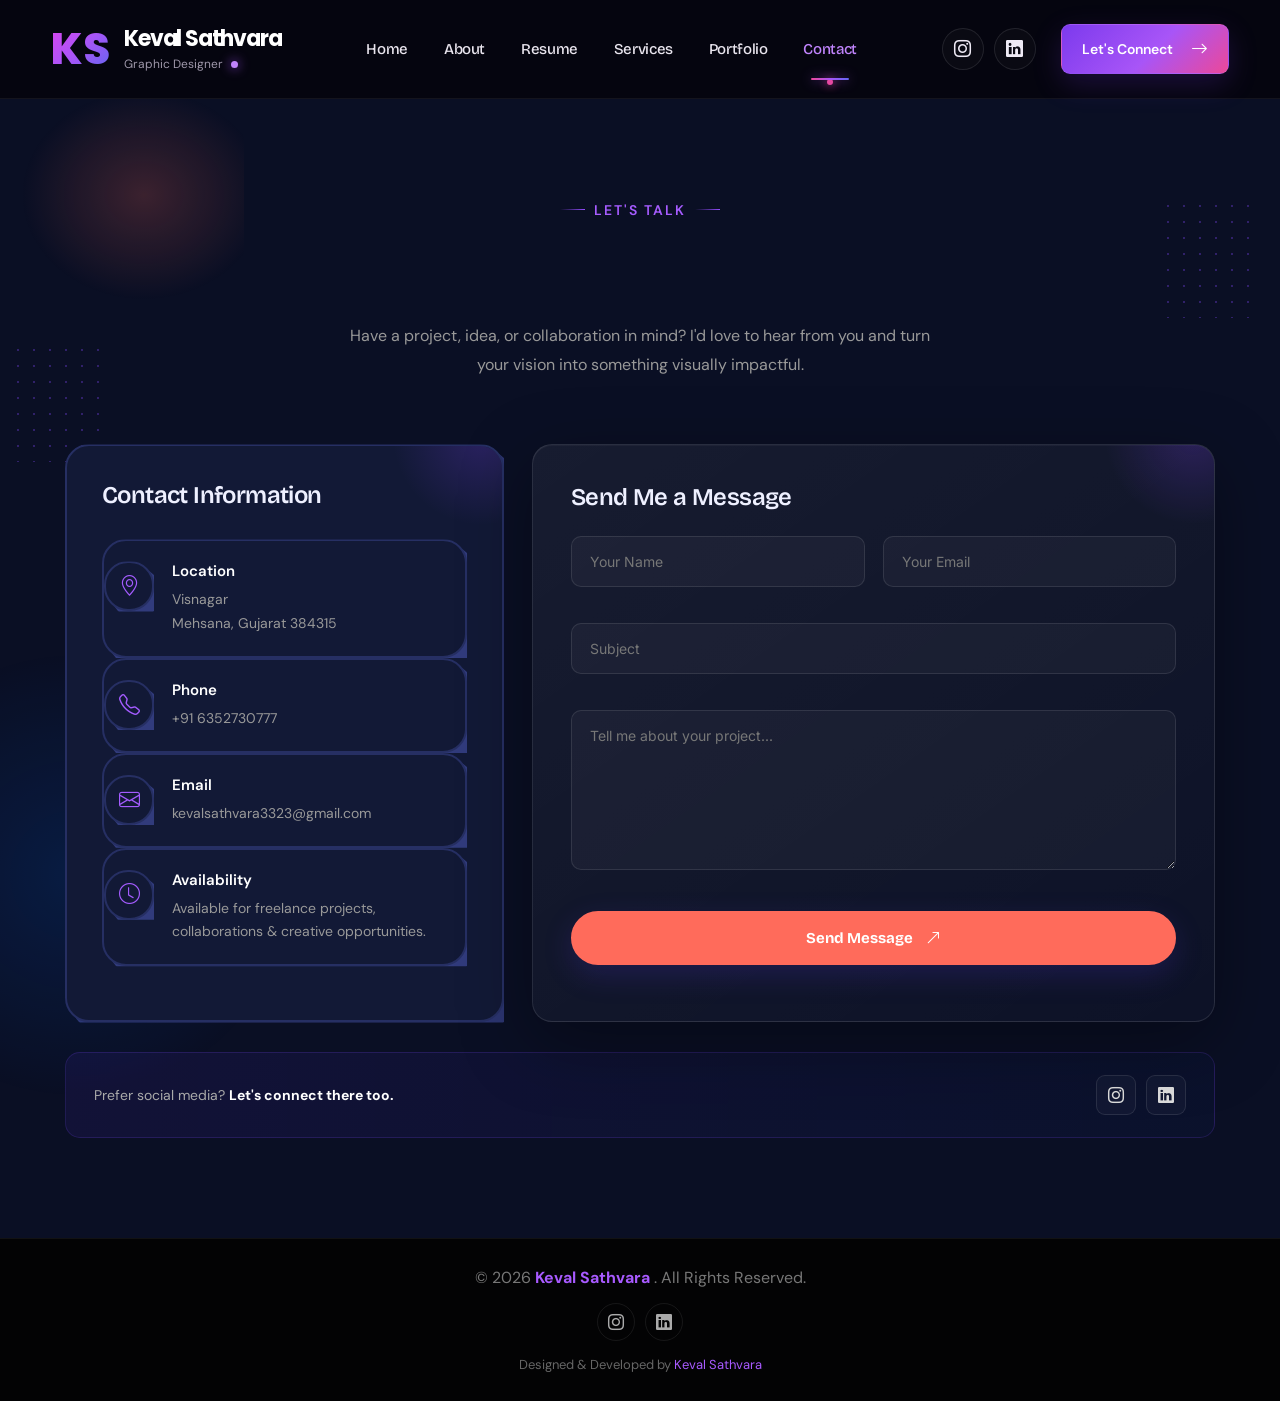
<file: contact.html>
<!DOCTYPE html>
<html lang="en">

<head>

  <meta charset="UTF-8">
  <meta name="viewport" content="width=device-width, initial-scale=1.0">

  <title>Contact | Keval Sathvara</title>

  <meta
    name="description"
    content="Get in touch with Keval Sathvara, Graphic Designer specializing in branding, UI/UX, graphic design and social media design."
  >

  <meta
    name="keywords"
    content="Keval Sathvara, Graphic Designer, UI UX Designer, Branding, Graphic Design, Social Media Design"
  >

  <!-- Favicon -->
  <link
    href="assets/img/Gemini_Generated_Image_77uot677uot677uo.png"
    rel="icon"
  >

  <link
    href="assets/img/apple-touch-icon.png"
    rel="apple-touch-icon"
  >

  <!-- Google Fonts -->

  <link
    rel="preconnect"
    href="https://fonts.googleapis.com"
  >

  <link
    rel="preconnect"
    href="https://fonts.gstatic.com"
    crossorigin
  >

  <link
    href="https://fonts.googleapis.com/css2?family=Inter:wght@300;400;500;600;700;800&family=Poppins:wght@300;400;500;600;700;800&display=swap"
    rel="stylesheet"
  >

  <!-- Bootstrap Icons -->

  <link
    href="assets/vendor/bootstrap-icons/bootstrap-icons.css"
    rel="stylesheet"
  >


<style>

/* =========================================================
   GLOBAL
========================================================= */

* {
  margin: 0;
  padding: 0;
  box-sizing: border-box;
}

html {
  scroll-behavior: smooth;
}

body {

  font-family: "Inter", sans-serif;

  background: #050507;

  color: #ffffff;

  overflow-x: hidden;

}

a {
  text-decoration: none;
}

::selection {

  background: #713cff;

  color: #ffffff;

}


/* =========================================================
   BACKGROUND EFFECTS
========================================================= */

body::before {

  content: "";

  position: fixed;

  width: 500px;

  height: 500px;

  top: 20%;

  right: -180px;

  background:

    radial-gradient(
      circle,
      rgba(101, 47, 255, 0.16),
      transparent 70%
    );

  filter: blur(40px);

  pointer-events: none;

  z-index: -2;

}


body::after {

  content: "";

  position: fixed;

  width: 450px;

  height: 450px;

  bottom: -200px;

  left: -150px;

  background:

    radial-gradient(
      circle,
      rgba(0, 106, 255, 0.14),
      transparent 70%
    );

  filter: blur(50px);

  pointer-events: none;

  z-index: -2;

}


/* =========================================================
   DECORATIVE DOTS
========================================================= */

.dot-pattern {

  position: fixed;

  width: 100px;

  height: 120px;

  opacity: 0.4;

  background-image:

    radial-gradient(
      rgba(132, 71, 255, 0.8) 1.5px,
      transparent 1.5px
    );

  background-size: 16px 16px;

  pointer-events: none;

  z-index: -1;

}


.dots-left {

  left: 10px;

  top: 38%;

}


.dots-right {

  right: 20px;

  top: 22%;

}


/* =========================================================
   SEPARATE NAVBAR
========================================================= */

/*

  Navbar is loaded from:

  navbar.html

  Keep navbar.html in the same folder as this file.

*/

#navbar-container {

  position: relative;

  width: 100%;

  z-index: 1000;

}


/* =========================================================
   CONTACT SECTION
========================================================= */

.contact-section {

  position: relative;

  min-height:
    calc(100vh - 100px);

  padding:
    95px 0 100px;

}


.container {

  width:
    min(1150px, 90%);

  margin:
    auto;

}


/* =========================================================
   SECTION HEADING
========================================================= */

.section-heading {

  text-align:
    center;

  margin-bottom:
    65px;

}


.small-title {

  display:
    inline-flex;

  align-items:
    center;

  gap:
    9px;

  color:
    #a65cff;

  font-size:
    14px;

  font-weight:
    600;

  letter-spacing:
    2px;

  text-transform:
    uppercase;

  margin-bottom:
    15px;

}


.small-title::before,
.small-title::after {

  content:
    "";

  width:
    25px;

  height:
    1px;

  background:

    linear-gradient(
      90deg,
      transparent,
      #944dff
    );

}


.section-heading h2 {

  font-family:
    "Poppins",
    sans-serif;

  font-size:
    clamp(42px, 5vw, 65px);

  line-height:
    1.1;

  font-weight:
    700;

  margin-bottom:
    18px;

  background:

    linear-gradient(
      90deg,
      #ffffff 15%,
      #bd70ff 55%,
      #557cff 90%
    );

  -webkit-background-clip:
    text;

  -webkit-text-fill-color:
    transparent;

}


.section-heading p {

  max-width:
    600px;

  margin:
    auto;

  color:
    #999;

  font-size:
    16px;

  line-height:
    1.8;

}


/* =========================================================
   CONTACT GRID
========================================================= */

.contact-grid {

  display:
    grid;

  grid-template-columns:
    0.9fr 1.4fr;

  gap:
    28px;

}


/* =========================================================
   INFO / FORM CARDS
========================================================= */

.info-box,
.contact-form {

  position:
    relative;

  background:

    linear-gradient(
      145deg,
      rgba(255,255,255,0.055),
      rgba(255,255,255,0.015)
    );

  border:
    1px solid
    rgba(255,255,255,0.1);

  border-radius:
    20px;

  backdrop-filter:
    blur(18px);

  box-shadow:

    0 20px 70px
    rgba(0,0,0,0.35),

    inset 0 1px
    rgba(255,255,255,0.04);

  overflow:
    hidden;

}


.info-box::before,
.contact-form::before {

  content:
    "";

  position:
    absolute;

  width:
    180px;

  height:
    180px;

  top:
    -100px;

  right:
    -70px;

  background:

    radial-gradient(
      circle,
      rgba(132,67,255,0.22),
      transparent 70%
    );

  pointer-events:
    none;

}


.info-box {

  padding:
    35px;

}


.info-box h3,
.contact-form h3 {

  font-family:
    "Poppins",
    sans-serif;

  font-size:
    24px;

  margin-bottom:
    30px;

  font-weight:
    600;

}


/* =========================================================
   INFORMATION ITEMS
========================================================= */

.info-item {

  display:
    flex;

  align-items:
    flex-start;

  gap:
    18px;

  padding:
    20px 0;

  border-bottom:
    1px solid
    rgba(255,255,255,0.07);

}


.info-item:last-child {

  border-bottom:
    none;

}


.icon-box {

  flex-shrink:
    0;

  width:
    50px;

  height:
    50px;

  display:
    flex;

  align-items:
    center;

  justify-content:
    center;

  border-radius:
    13px;

  background:
    rgba(119,63,255,0.1);

  border:
    1px solid
    rgba(137,75,255,0.3);

  color:
    #a45cff;

  font-size:
    21px;

  box-shadow:
    0 0 25px
    rgba(126,63,255,0.1);

}


.info-content h4 {

  font-size:
    15px;

  color:
    #ffffff;

  margin-bottom:
    7px;

  font-weight:
    600;

}


.info-content p {

  color:
    #999;

  font-size:
    14px;

  line-height:
    1.7;

  margin:
    0;

}


/* =========================================================
   CONTACT FORM
========================================================= */

.contact-form {

  padding:
    38px;

}


.contact-form h3 {

  margin-bottom:
    25px;

}


.form-row {

  display:
    grid;

  grid-template-columns:
    1fr 1fr;

  gap:
    18px;

}


.form-group {

  margin-bottom:
    18px;

}


.form-group.full {

  grid-column:
    1 / -1;

}


.form-control {

  width:
    100%;

  padding:
    16px 18px;

  color:
    #ffffff;

  background:
    rgba(255,255,255,0.035);

  border:
    1px solid
    rgba(255,255,255,0.1);

  border-radius:
    10px;

  outline:
    none;

  font-family:
    "Inter",
    sans-serif;

  font-size:
    14px;

  transition:
    0.3s ease;

}


.form-control::placeholder {

  color:
    #777;

}


.form-control:focus {

  border-color:
    #824cff;

  background:
    rgba(120,67,255,0.04);

  box-shadow:

    0 0 0 3px
    rgba(117,66,255,0.08),

    0 0 25px
    rgba(117,66,255,0.08);

}


textarea.form-control {

  min-height:
    160px;

  resize:
    vertical;

}


/* =========================================================
   SEND BUTTON
========================================================= */

.send-btn {

  width:
    100%;

  border:
    none;

  padding:
    16px 25px;

  border-radius:
    10px;

  color:
    #ffffff;

  background:

    linear-gradient(
      90deg,
      #5537ef,
      #7139dc
    );

  font-size:
    15px;

  font-weight:
    600;

  cursor:
    pointer;

  transition:
    0.3s ease;

  box-shadow:
    0 10px 30px
    rgba(83,56,220,0.2);

}


.send-btn i {

  margin-left:
    10px;

}


.send-btn:hover {

  transform:
    translateY(-3px);

  box-shadow:
    0 15px 35px
    rgba(103,60,240,0.35);

}


/* =========================================================
   BOTTOM CTA
========================================================= */

.bottom-cta {

  margin-top:
    30px;

  padding:
    22px 28px;

  display:
    flex;

  align-items:
    center;

  justify-content:
    space-between;

  gap:
    20px;

  border-radius:
    15px;

  background:

    linear-gradient(
      90deg,
      rgba(99,56,255,0.09),
      rgba(38,90,255,0.04)
    );

  border:
    1px solid
    rgba(129,75,255,0.18);

}


.bottom-cta span {

  color:
    #aaa;

  font-size:
    14px;

}


.bottom-cta strong {

  color:
    white;

}


.social-buttons {

  display:
    flex;

  gap:
    10px;

}


.social-buttons a {

  width:
    40px;

  height:
    40px;

  display:
    flex;

  align-items:
    center;

  justify-content:
    center;

  border-radius:
    9px;

  color:
    #ddd;

  border:
    1px solid
    rgba(255,255,255,0.1);

  background:
    rgba(255,255,255,0.03);

  transition:
    0.3s ease;

}


.social-buttons a:hover {

  color:
    #fff;

  border-color:
    #8750ff;

  background:
    rgba(119,63,255,0.12);

}


/* =========================================================
   FOOTER
========================================================= */

.footer {

  padding:
    28px 20px;

  border-top:
    1px solid
    rgba(255,255,255,0.06);

  text-align:
    center;

  color:
    #777;

  background:
    #030304;

}


.footer p {

  margin:
    0;

}


.footer strong {

  color:
    #a85aff;

}


.footer a {

  color:
    #a85aff;

  transition:
    0.3s ease;

}


.footer a:hover {

  color:
    #ffffff;

}


.footer-social {

  display:
    flex;

  justify-content:
    center;

  gap:
    10px;

  margin:
    15px 0;

}


.footer-social a {

  width:
    38px;

  height:
    38px;

  display:
    flex;

  align-items:
    center;

  justify-content:
    center;

  border-radius:
    50%;

  color:
    #aaa;

  border:
    1px solid
    rgba(255,255,255,0.08);

}


.footer-social a:hover {

  color:
    white;

  border-color:
    #884cff;

}


.credits {

  font-size:
    13px;

  color:
    #666;

}


/* =========================================================
   SCROLL TOP
========================================================= */

.scroll-top {

  position:
    fixed;

  right:
    25px;

  bottom:
    25px;

  width:
    45px;

  height:
    45px;

  display:
    flex;

  align-items:
    center;

  justify-content:
    center;

  border-radius:
    50%;

  color:
    white;

  background:

    linear-gradient(
      135deg,
      #6139ee,
      #773ddd
    );

  box-shadow:
    0 5px 25px
    rgba(100,55,230,0.3);

  font-size:
    22px;

  opacity:
    0;

  visibility:
    hidden;

  transition:
    0.3s ease;

}


.scroll-top.show {

  opacity:
    1;

  visibility:
    visible;

}


/* =========================================================
   RESPONSIVE
========================================================= */

@media (max-width: 850px) {

  .contact-section {

    padding:
      65px 0 80px;

  }


  .contact-grid {

    grid-template-columns:
      1fr;

  }


  .section-heading {

    margin-bottom:
      40px;

  }


  .section-heading h2 {

    font-size:
      42px;

  }

}


@media (max-width: 600px) {

  .container {

    width:
      92%;

  }


  .contact-section {

    padding:
      55px 0 70px;

  }


  .section-heading h2 {

    font-size:
      38px;

  }


  .section-heading p {

    font-size:
      14px;

  }


  .info-box,
  .contact-form {

    padding:
      25px;

  }


  .form-row {

    grid-template-columns:
      1fr;

    gap:
      0;

  }


  .form-group.full {

    grid-column:
      auto;

  }


  .bottom-cta {

    flex-direction:
      column;

    text-align:
      center;

  }

}

</style>

<link rel="preconnect" href="https://fonts.googleapis.com"><link rel="preconnect" href="https://fonts.gstatic.com" crossorigin><link href="https://fonts.googleapis.com/css2?family=Bricolage+Grotesque:wght@600;800&family=DM+Sans:wght@400;500&display=swap" rel="stylesheet">
<link href="assets/css/theme.css" rel="stylesheet">
<link href="assets/css/responsive.css" rel="stylesheet">
</head>


<body class="contact-page">


<!-- =========================================================
     DECORATIVE BACKGROUND
========================================================= -->

<div class="dot-pattern dots-left"></div>

<div class="dot-pattern dots-right"></div>


<!-- =========================================================
     SEPARATE NAVBAR
     
     navbar.html must be in the same folder.
========================================================= -->

<div id="navbar-container"></div>


<!-- =========================================================
     MAIN
========================================================= -->

<main>


<section class="contact-section">


<div class="container">


<!-- =======================================================
     SECTION HEADING
======================================================== -->

<div class="section-heading">

  <div class="small-title">
    Let's Talk
  </div>


  <h2>
    Get In Touch
  </h2>


  <p>

    Have a project, idea, or collaboration in mind?
    I'd love to hear from you and turn your vision
    into something visually impactful.

  </p>

</div>


<!-- =======================================================
     CONTACT GRID
======================================================== -->

<div class="contact-grid">


<!-- =====================================================
     CONTACT INFORMATION
====================================================== -->

<div class="info-box">


  <h3>
    Contact Information
  </h3>


  <!-- Location -->

  <div class="info-item">

    <div class="icon-box">

      <i class="bi bi-geo-alt"></i>

    </div>


    <div class="info-content">

      <h4>
        Location
      </h4>

      <p>

        Visnagar
        <br>
        Mehsana, Gujarat 384315

      </p>

    </div>

  </div>


  <!-- Phone -->

  <div class="info-item">

    <div class="icon-box">

      <i class="bi bi-telephone"></i>

    </div>


    <div class="info-content">

      <h4>
        Phone
      </h4>

      <p>
        +91 6352730777
      </p>

    </div>

  </div>


  <!-- Email -->

  <div class="info-item">

    <div class="icon-box">

      <i class="bi bi-envelope"></i>

    </div>


    <div class="info-content">

      <h4>
        Email
      </h4>

      <p>
        kevalsathvara3323@gmail.com
      </p>

    </div>

  </div>


  <!-- Availability -->

  <div class="info-item">

    <div class="icon-box">

      <i class="bi bi-clock"></i>

    </div>


    <div class="info-content">

      <h4>
        Availability
      </h4>

      <p>

        Available for freelance projects,
        collaborations & creative opportunities.

      </p>

    </div>

  </div>


</div>


<!-- =====================================================
     CONTACT FORM
====================================================== -->

<div class="contact-form">


  <h3>
    Send Me a Message
  </h3>


  <form
    action="https://api.web3forms.com/submit"
    method="POST">


    <input
      type="hidden"
      name="access_key"
      value="31cf5a3f-b411-4f60-b489-eed842edf76c"
    >


    <input
      type="hidden"
      name="from_name"
      value="Keval Sathvara"
    >


    <input
      type="hidden"
      name="subject"
      value="New Portfolio Contact Message"
    >


    <div class="form-row">


      <!-- Name -->

      <div class="form-group">

        <input
          type="text"
          name="name"
          class="form-control"
          placeholder="Your Name"
          required
        >

      </div>


      <!-- Email -->

      <div class="form-group">

        <input
          type="email"
          name="email"
          class="form-control"
          placeholder="Your Email"
          required
        >

      </div>


      <!-- Subject -->

      <div class="form-group full">

        <input
          type="text"
          name="message_subject"
          class="form-control"
          placeholder="Subject"
          required
        >

      </div>


      <!-- Message -->

      <div class="form-group full">

        <textarea
          name="message"
          class="form-control"
          placeholder="Tell me about your project..."
          required
        ></textarea>

      </div>


      <!-- Submit -->

      <div class="form-group full">

        <button
          type="submit"
          class="send-btn">

          Send Message

          <i class="bi bi-arrow-up-right"></i>

        </button>

      </div>


    </div>

  </form>

</div>


</div>


<!-- =====================================================
     BOTTOM CTA
====================================================== -->

<div class="bottom-cta">


  <span>

    Prefer social media?

    <strong>
      Let's connect there too.
    </strong>

  </span>


  <div class="social-buttons">


    <a
      href="https://www.instagram.com/mr_keval_56/?next=%2F"
      target="_blank"
      rel="noopener noreferrer"
      aria-label="Instagram">

      <i class="bi bi-instagram"></i>

    </a>


    <a
      href="https://www.linkedin.com/in/keval-sathvara/"
      target="_blank"
      rel="noopener noreferrer"
      aria-label="LinkedIn">

      <i class="bi bi-linkedin"></i>

    </a>


  </div>


</div>


</div>

</section>

</main>


<!-- =========================================================
     FOOTER
========================================================= -->

<footer class="footer">


  <p>

    © 2026

    <strong>
      Keval Sathvara
    </strong>.

    All Rights Reserved.

  </p>


  <div class="footer-social">


    <a
      href="https://www.instagram.com/mr_keval_56/?next=%2F"
      target="_blank"
      rel="noopener noreferrer"
      aria-label="Instagram">

      <i class="bi bi-instagram"></i>

    </a>


    <a
      href="https://www.linkedin.com/in/keval-sathvara/"
      target="_blank"
      rel="noopener noreferrer"
      aria-label="LinkedIn">

      <i class="bi bi-linkedin"></i>

    </a>


  </div>


  <div class="credits">

    Designed & Developed by

    <a href="index.html">
      Keval Sathvara
    </a>

  </div>


</footer>


<!-- =========================================================
     SCROLL TOP
========================================================= -->

<a
  href="#"
  class="scroll-top"
  aria-label="Scroll to top">

  <i class="bi bi-arrow-up-short"></i>

</a>


<!-- =========================================================
     NAVBAR LOAD SCRIPT
========================================================= -->

<script>

document.addEventListener(
  "DOMContentLoaded",
  function () {


    /* =====================================================
       LOAD navbar.html
    ====================================================== */

    fetch("navbar.html")

      .then(function(response) {

        if (!response.ok) {

          throw new Error(
            "Unable to load navbar.html"
          );

        }

        return response.text();

      })


      .then(function(data) {


        const navbarContainer =
          document.getElementById(
            "navbar-container"
          );


        navbarContainer.innerHTML =
          data;


        /* =================================================
           ACTIVE PAGE
        ================================================== */

        const currentPage =
          window.location.pathname
            .split("/")
            .pop()
            .toLowerCase() ||
          "index.html";


        const navLinks =
          navbarContainer.querySelectorAll(
            ".navmenu a"
          );


        navLinks.forEach(
          function(link) {


            const href =
              link
                .getAttribute("href");


            if (!href) return;


            const linkPage =
              href
                .split("/")
                .pop()
                .split("?")[0]
                .split("#")[0]
                .toLowerCase();


            link.classList.remove(
              "active"
            );


            if (
              linkPage === currentPage
            ) {

              link.classList.add(
                "active"
              );

            }


          }
        );


        /* =================================================
           MOBILE MENU
        ================================================== */

        const mobileToggle =
          navbarContainer.querySelector(
            "#mobileToggle"
          );


        const nav =
          navbarContainer.querySelector(
            "#navmenu"
          );


        if (
          mobileToggle &&
          nav
        ) {


          mobileToggle.addEventListener(
            "click",
            function () {


              nav.classList.toggle(
                "mobile-open"
              );


              this.classList.toggle(
                "bi-list"
              );


              this.classList.toggle(
                "bi-x"
              );


            }
          );


          /* Close menu after clicking link */

          nav
            .querySelectorAll("a")
            .forEach(
              function(link) {


                link.addEventListener(
                  "click",
                  function() {


                    nav.classList.remove(
                      "mobile-open"
                    );


                    mobileToggle.classList.remove(
                      "bi-x"
                    );


                    mobileToggle.classList.add(
                      "bi-list"
                    );


                  }
                );


              }
            );

        }


      })


      .catch(function(error) {

        console.error(
          "Navbar Error:",
          error
        );

      });


  }
);


/* =========================================================
   SCROLL TOP
========================================================= */

const scrollTop =
  document.querySelector(
    ".scroll-top"
  );


window.addEventListener(
  "scroll",
  function() {


    if (
      window.scrollY > 400
    ) {

      scrollTop.classList.add(
        "show"
      );

    } else {

      scrollTop.classList.remove(
        "show"
      );

    }


  }
);


scrollTop.addEventListener(
  "click",
  function(event) {

    event.preventDefault();

    window.scrollTo({
      top: 0,
      behavior: "smooth"
    });

  }
);

</script>


<script src="assets/js/motion.js" defer></script>
</body>

</html>
</file>
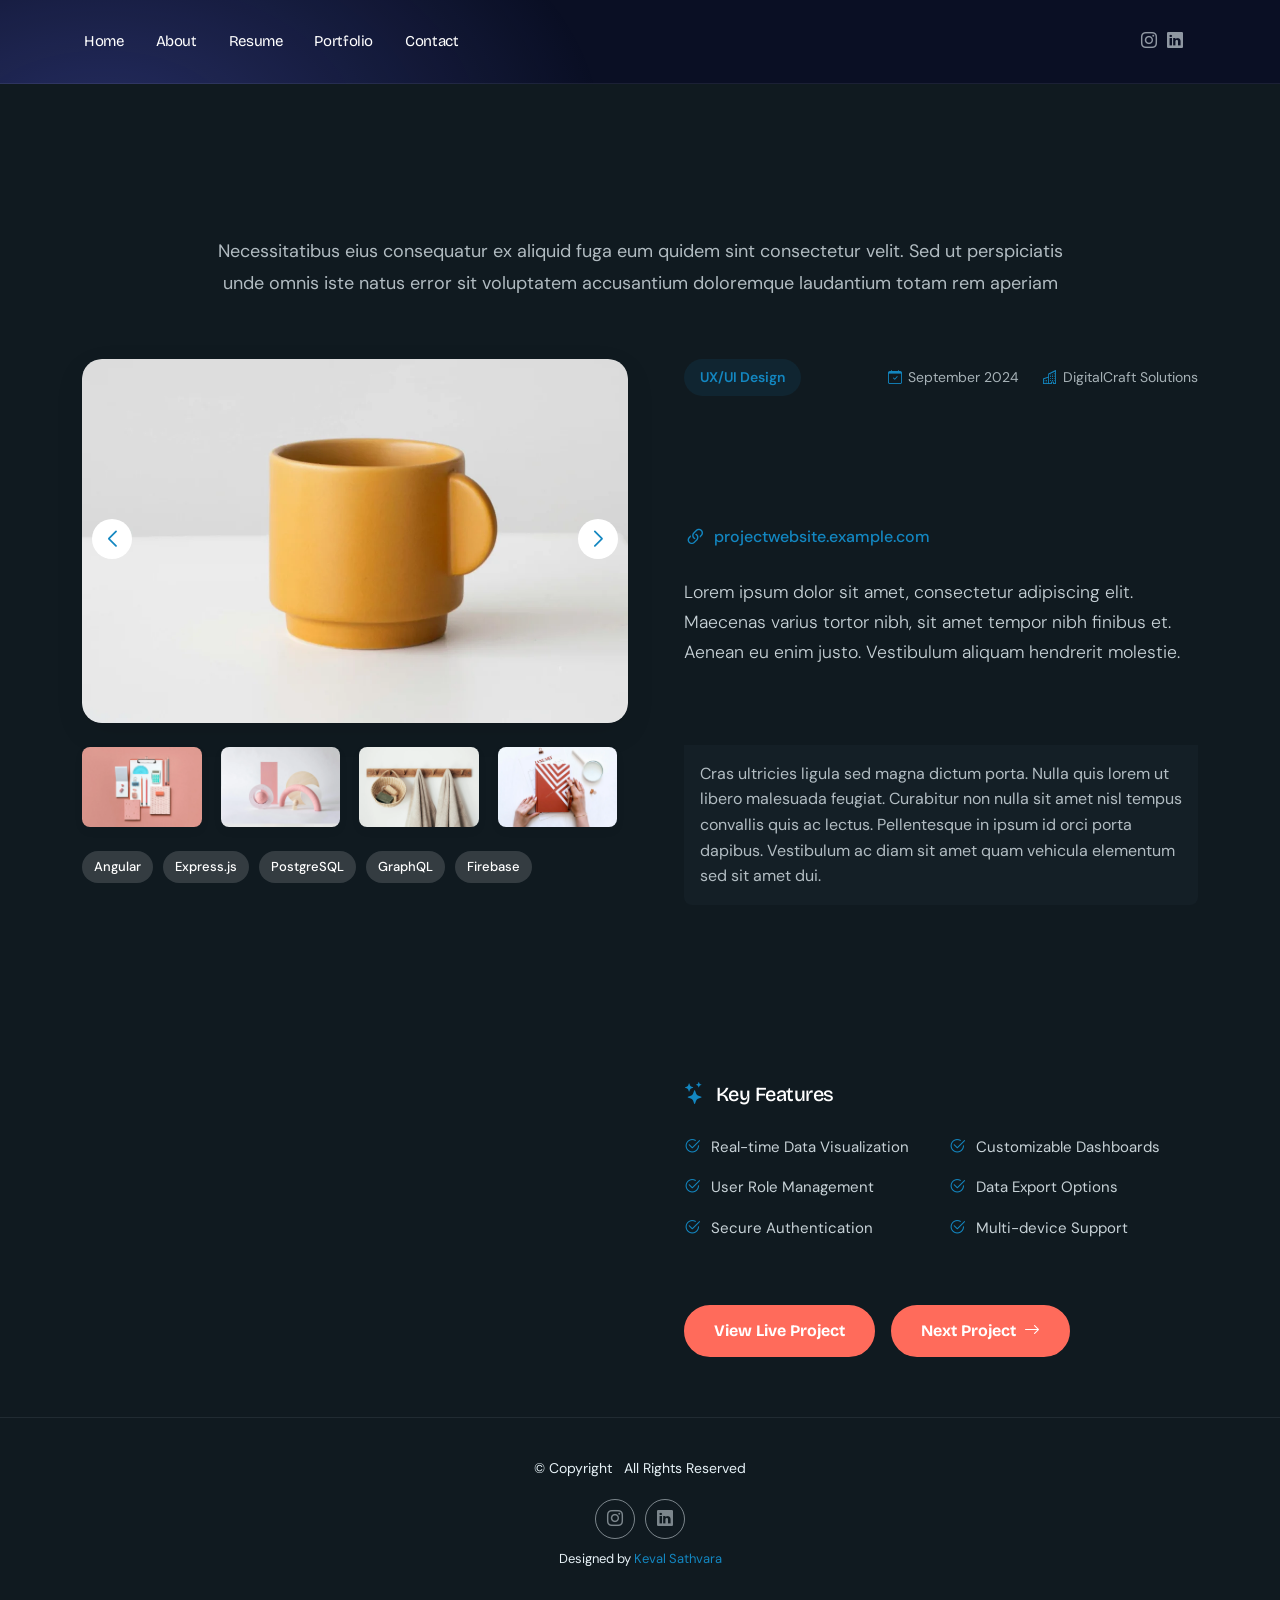
<file: portfolio-details.html>
<!DOCTYPE html>
<html lang="en">

<head>
  <meta charset="utf-8">
  <meta content="width=device-width, initial-scale=1.0" name="viewport">
  <title>Portfolio Details</title>
  <meta name="description" content="">
  <meta name="keywords" content="">

  <!-- Favicons -->
   <link href="assets/img/Gemini_Generated_Image_77uot677uot677uo.png" rel="icon">
  <link href="assets/img/apple-touch-icon.png" rel="apple-touch-icon">

  <!-- Fonts -->
  <link href="https://fonts.googleapis.com" rel="preconnect">
  <link href="https://fonts.gstatic.com" rel="preconnect" crossorigin>
  <link href="https://fonts.googleapis.com/css2?family=Roboto:ital,wght@0,100;0,300;0,400;0,500;0,700;0,900;1,100;1,300;1,400;1,500;1,700;1,900&family=Poppins:ital,wght@0,100;0,200;0,300;0,400;0,500;0,600;0,700;0,800;0,900;1,100;1,200;1,300;1,400;1,500;1,600;1,700;1,800;1,900&family=Raleway:ital,wght@0,100;0,200;0,300;0,400;0,500;0,600;0,700;0,800;0,900;1,100;1,200;1,300;1,400;1,500;1,600;1,700;1,800;1,900&display=swap" rel="stylesheet">

  <!-- Vendor CSS Files -->
  <link href="assets/vendor/bootstrap/css/bootstrap.min.css" rel="stylesheet">
  <link href="assets/vendor/bootstrap-icons/bootstrap-icons.css" rel="stylesheet">
  <link href="assets/vendor/aos/aos.css" rel="stylesheet">
  <link href="assets/vendor/swiper/swiper-bundle.min.css" rel="stylesheet">
  <link href="assets/vendor/glightbox/css/glightbox.min.css" rel="stylesheet">

  <!-- Main CSS File -->
  <link href="assets/css/main.css" rel="stylesheet">

  <!-- =======================================================
  * Template Name: FolioOne
  * Template URL: https://bootstrapmade.com/folioone-bootstrap-portfolio-website-template/
  * Updated: Aug 23 2025 with Bootstrap v5.3.7
  * Author: BootstrapMade.com
  * License: https://bootstrapmade.com/license/
  ======================================================== -->
<link rel="preconnect" href="https://fonts.googleapis.com"><link rel="preconnect" href="https://fonts.gstatic.com" crossorigin><link href="https://fonts.googleapis.com/css2?family=Bricolage+Grotesque:wght@600;800&family=DM+Sans:wght@400;500&display=swap" rel="stylesheet">
<link href="assets/css/theme.css" rel="stylesheet">
<link href="assets/css/responsive.css" rel="stylesheet">
</head>

<body class="portfolio-details-page">

  <header id="header" class="header d-flex align-items-center light-background sticky-top">
    <div class="container position-relative d-flex align-items-center justify-content-between">

      <!-- <a href="index.html" class="logo d-flex align-items-center me-auto me-xl-0">
      <img src="assets/img/logo.webp" alt="">
      <h1 class="sitename">FolioOne</h1> 
    </a> -->

      <nav id="navmenu" class="navmenu">
        <ul>
          <li><a href="index.html">Home</a></li>
          <li><a href="about.html">About</a></li>
          <li><a href="resume.html">Resume</a></li>
          <li><a href="portfolio.html">Portfolio</a></li>
          <li><a href="contact.html">Contact</a></li>
        </ul>
        <i class="mobile-nav-toggle d-xl-none bi bi-list"></i>
      </nav>

      <div class="header-social-links">
        <a href="https://www.instagram.com/mr_keval_56/?next=%2F" class="instagram"><i class="bi bi-instagram"></i></a>
        <a href="https://www.linkedin.com/in/keval-sathvara/" class="linkedin"><i class="bi bi-linkedin"></i></a>
      </div>

    </div>
  </header>

  <main class="main">

    <!-- Portfolio Details Section -->
    <section id="portfolio-details" class="portfolio-details section">

      <!-- Section Title -->
      <div class="container section-title" data-aos="fade-up">
        <h2>Portfolio Details</h2>
        <p>Necessitatibus eius consequatur ex aliquid fuga eum quidem sint consectetur velit. Sed ut perspiciatis unde omnis iste natus error sit voluptatem accusantium doloremque laudantium totam rem aperiam</p>
      </div><!-- End Section Title -->

      <div class="container" data-aos="fade-up" data-aos-delay="100">

        <div class="row gy-4">
          <div class="col-lg-6" data-aos="fade-right">
            <div class="portfolio-details-media">
              <div class="main-image">
                <div class="portfolio-details-slider swiper init-swiper" data-aos="zoom-in">
                  <script type="application/json" class="swiper-config">
                    {
                      "loop": true,
                      "speed": 1000,
                      "autoplay": {
                        "delay": 6000
                      },
                      "effect": "creative",
                      "creativeEffect": {
                        "prev": {
                          "shadow": true,
                          "translate": [0, 0, -400]
                        },
                        "next": {
                          "translate": ["100%", 0, 0]
                        }
                      },
                      "slidesPerView": 1,
                      "navigation": {
                        "nextEl": ".swiper-button-next",
                        "prevEl": ".swiper-button-prev"
                      }
                    }
                  </script>
                  <div class="swiper-wrapper">
                    <div class="swiper-slide">
                      <img src="assets/img/portfolio/portfolio-5.webp" alt="Portfolio Image" class="img-fluid">
                    </div>
                    <div class="swiper-slide">
                      <img src="assets/img/portfolio/portfolio-7.webp" alt="Portfolio Image" class="img-fluid">
                    </div>
                    <div class="swiper-slide">
                      <img src="assets/img/portfolio/portfolio-8.webp" alt="Portfolio Image" class="img-fluid">
                    </div>
                  </div>
                  <div class="swiper-button-prev"></div>
                  <div class="swiper-button-next"></div>
                </div>
              </div>

              <div class="thumbnail-grid" data-aos="fade-up" data-aos-delay="200">
                <div class="row g-2 mt-3">
                  <div class="col-3">
                    <img src="assets/img/portfolio/portfolio-4.webp" alt="Gallery Image" class="img-fluid glightbox">
                  </div>
                  <div class="col-3">
                    <img src="assets/img/portfolio/portfolio-6.webp" alt="Gallery Image" class="img-fluid glightbox">
                  </div>
                  <div class="col-3">
                    <img src="assets/img/portfolio/portfolio-11.webp" alt="Gallery Image" class="img-fluid glightbox">
                  </div>
                  <div class="col-3">
                    <img src="assets/img/portfolio/portfolio-12.webp" alt="Gallery Image" class="img-fluid glightbox">
                  </div>
                </div>
              </div>

              <div class="tech-stack-badges" data-aos="fade-up" data-aos-delay="300">
                <span>Angular</span>
                <span>Express.js</span>
                <span>PostgreSQL</span>
                <span>GraphQL</span>
                <span>Firebase</span>
              </div>
            </div>
          </div>

          <div class="col-lg-6" data-aos="fade-left">
            <div class="portfolio-details-content">
              <div class="project-meta">
                <div class="badge-wrapper">
                  <span class="project-badge">UX/UI Design</span>
                </div>
                <div class="date-client">
                  <div class="meta-item">
                    <i class="bi bi-calendar-check"></i>
                    <span>September 2024</span>
                  </div>
                  <div class="meta-item">
                    <i class="bi bi-buildings"></i>
                    <span>DigitalCraft Solutions</span>
                  </div>
                </div>
              </div>

              <h2 class="project-title">Innovative Financial Dashboard App</h2>

              <div class="project-website">
                <i class="bi bi-link-45deg"></i>
                <a href="#" target="_blank">projectwebsite.example.com</a>
              </div>

              <div class="project-overview">
                <p class="lead">
                  Lorem ipsum dolor sit amet, consectetur adipiscing elit. Maecenas varius tortor nibh, sit amet tempor nibh finibus et. Aenean eu enim justo. Vestibulum aliquam hendrerit molestie.
                </p>

                <div class="accordion project-accordion" id="portfolio-details-projectAccordion">
                  <div class="accordion-item" data-aos="fade-up">
                    <h2 class="accordion-header">
                      <button class="accordion-button" type="button" data-bs-toggle="collapse" data-bs-target="#portfolio-details-collapse-1" aria-expanded="true" aria-controls="collapseOne">
                        <i class="bi bi-clipboard-data me-2"></i> Project Overview
                      </button>
                    </h2>
                    <div id="portfolio-details-collapse-1" class="accordion-collapse collapse show" data-bs-parent="#portfolio-details-projectAccordion">
                      <div class="accordion-body">
                        <p>Cras ultricies ligula sed magna dictum porta. Nulla quis lorem ut libero malesuada feugiat. Curabitur non nulla sit amet nisl tempus convallis quis ac lectus. Pellentesque in ipsum id orci porta dapibus. Vestibulum ac diam sit amet quam vehicula elementum sed sit amet dui.</p>
                      </div>
                    </div>
                  </div>

                  <div class="accordion-item" data-aos="fade-up" data-aos-delay="100">
                    <h2 class="accordion-header">
                      <button class="accordion-button collapsed" type="button" data-bs-toggle="collapse" data-bs-target="#portfolio-details-collapse-2" aria-expanded="false" aria-controls="collapseTwo">
                        <i class="bi bi-exclamation-diamond me-2"></i> The Challenge
                      </button>
                    </h2>
                    <div id="portfolio-details-collapse-2" class="accordion-collapse collapse" data-bs-parent="#portfolio-details-projectAccordion">
                      <div class="accordion-body">
                        <p>Mauris blandit aliquet elit, eget tincidunt nibh pulvinar a. Vivamus suscipit tortor eget felis porttitor volutpat. Curabitur aliquet quam id dui posuere blandit. Praesent sapien massa, convallis a pellentesque nec, egestas non nisi. Sed porttitor lectus nibh.</p>
                      </div>
                    </div>
                  </div>

                  <div class="accordion-item" data-aos="fade-up" data-aos-delay="200">
                    <h2 class="accordion-header">
                      <button class="accordion-button collapsed" type="button" data-bs-toggle="collapse" data-bs-target="#portfolio-details-collapse-3" aria-expanded="false" aria-controls="collapseThree">
                        <i class="bi bi-award me-2"></i> The Solution
                      </button>
                    </h2>
                    <div id="portfolio-details-collapse-3" class="accordion-collapse collapse" data-bs-parent="#portfolio-details-projectAccordion">
                      <div class="accordion-body">
                        <p>Donec sollicitudin molestie malesuada. Curabitur arcu erat, accumsan id imperdiet et, porttitor at sem. Vestibulum ante ipsum primis in faucibus orci luctus et ultrices posuere cubilia Curae; Donec velit neque, auctor sit amet aliquam vel, ullamcorper sit amet ligula.</p>
                      </div>
                    </div>
                  </div>
                </div>
              </div>

              <div class="project-features" data-aos="fade-up" data-aos-delay="300">
                <h3><i class="bi bi-stars"></i> Key Features</h3>
                <div class="row g-3">
                  <div class="col-md-6">
                    <ul class="feature-list">
                      <li><i class="bi bi-check2-circle"></i> Real-time Data Visualization</li>
                      <li><i class="bi bi-check2-circle"></i> User Role Management</li>
                      <li><i class="bi bi-check2-circle"></i> Secure Authentication</li>
                    </ul>
                  </div>
                  <div class="col-md-6">
                    <ul class="feature-list">
                      <li><i class="bi bi-check2-circle"></i> Customizable Dashboards</li>
                      <li><i class="bi bi-check2-circle"></i> Data Export Options</li>
                      <li><i class="bi bi-check2-circle"></i> Multi-device Support</li>
                    </ul>
                  </div>
                </div>
              </div>

              <div class="cta-buttons" data-aos="fade-up" data-aos-delay="400">
                <a href="#" class="btn-view-project">View Live Project</a>
                <a href="#" class="btn-next-project">Next Project <i class="bi bi-arrow-right"></i></a>
              </div>
            </div>
          </div>
        </div>

      </div>

    </section><!-- /Portfolio Details Section -->

  </main>

  <footer id="footer" class="footer">

    <div class="container">
      <div class="copyright text-center ">
        <p>© <span>Copyright</span> <strong class="px-1 sitename"></strong> <span>All Rights Reserved<br></span></p>
      </div>
      <div class="social-links d-flex justify-content-center">
        <a href="https://www.instagram.com/mr_keval_56/?next=%2F"><i class="bi bi-instagram"></i></a>
        <a href="https://www.linkedin.com/in/keval-sathvara/"><i class="bi bi-linkedin"></i></a>
      </div>
      <div class="credits">
        <!-- All the links in the footer should remain intact. -->
        <!-- You can delete the links only if you've purchased the pro version. -->
        <!-- Licensing information: https://bootstrapmade.com/license/ -->
        <!-- Purchase the pro version with working PHP/AJAX contact form: [buy-url] -->
        Designed by <a href="https://portfolio-sk56.vercel.app/">Keval Sathvara</a>
      </div>
    </div>

  </footer>

  <!-- Scroll Top -->
  <a href="#" id="scroll-top" class="scroll-top d-flex align-items-center justify-content-center"><i class="bi bi-arrow-up-short"></i></a>

  <!-- Preloader -->
  <div id="preloader"></div>

  <!-- Vendor JS Files -->
  <script src="assets/vendor/bootstrap/js/bootstrap.bundle.min.js"></script>
  <script src="assets/vendor/php-email-form/validate.js"></script>
  <script src="assets/vendor/aos/aos.js"></script>
  <script src="assets/vendor/typed.js/typed.umd.js"></script>
  <script src="assets/vendor/waypoints/noframework.waypoints.js"></script>
  <script src="assets/vendor/purecounter/purecounter_vanilla.js"></script>
  <script src="assets/vendor/swiper/swiper-bundle.min.js"></script>
  <script src="assets/vendor/imagesloaded/imagesloaded.pkgd.min.js"></script>
  <script src="assets/vendor/isotope-layout/isotope.pkgd.min.js"></script>
  <script src="assets/vendor/glightbox/js/glightbox.min.js"></script>

  <!-- Main JS File -->
  <script src="assets/js/main.js"></script>

<script src="assets/js/motion.js" defer></script>
</body>

</html>
</file>
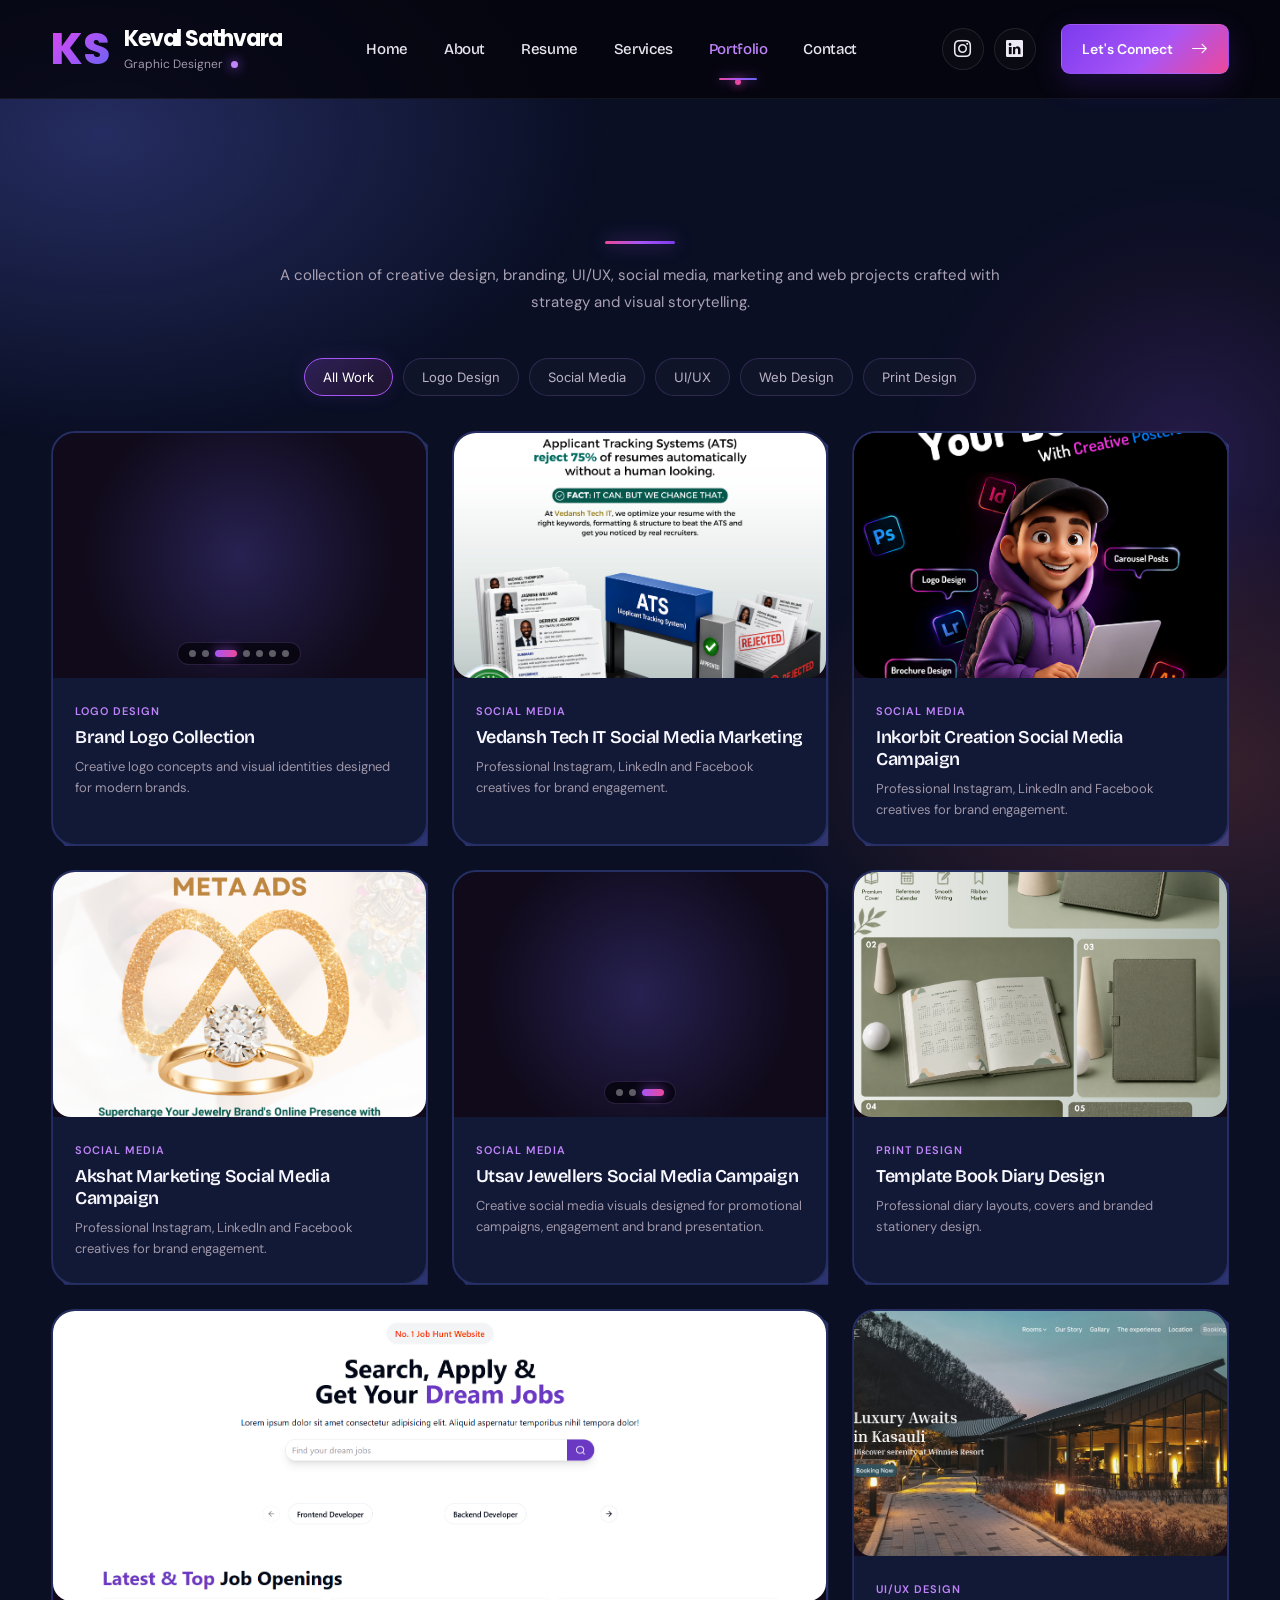
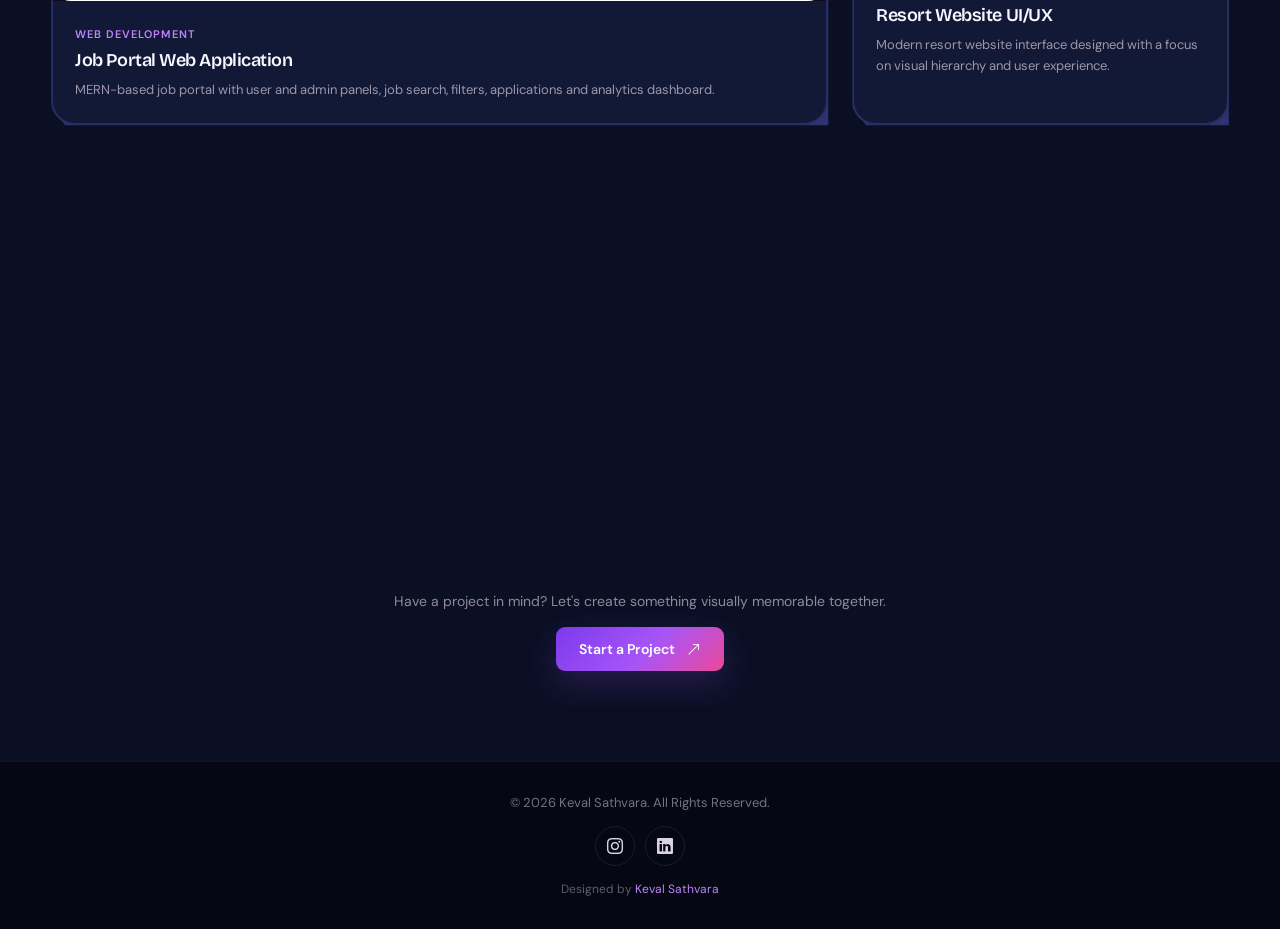
<file: portfolio.html>
<!DOCTYPE html>
<html lang="en">

<head>

  <meta charset="UTF-8">
  <meta name="viewport" content="width=device-width, initial-scale=1.0">

  <title>Portfolio | Keval Sathvara</title>

  <meta
    name="description"
    content="Keval Sathvara Portfolio - Graphic Design, Branding, Social Media Design, UI/UX, Web Design and Digital Creative Projects."
  >

  <meta
    name="keywords"
    content="Keval Sathvara, Graphic Designer, Logo Design, Branding, Social Media Design, UI UX, Web Design, Diary Design"
  >

  <!-- Favicon -->
  <link
    href="assets/img/Gemini_Generated_Image_77uot677uot677uo.png"
    rel="icon"
  >

  <!-- Google Fonts -->
  <link rel="preconnect" href="https://fonts.googleapis.com">
  <link rel="preconnect" href="https://fonts.gstatic.com" crossorigin>

  <link
    href="https://fonts.googleapis.com/css2?family=Inter:wght@300;400;500;600;700;800;900&family=Poppins:wght@400;500;600;700;800;900&display=swap"
    rel="stylesheet"
  >

  <!-- Bootstrap Icons -->
  <link
    href="assets/vendor/bootstrap-icons/bootstrap-icons.css"
    rel="stylesheet"
  >


<style>

/* =========================================================
   ROOT
========================================================= */

:root {

  --bg: #05030A;
  --bg-soft: #090611;
  --card: #0D0917;
  --card-hover: #151021;

  --purple: #A855F7;
  --violet: #7C3AED;
  --pink: #EC4899;
  --light-purple: #C084FC;

  --white: #FFFFFF;
  --text: #F5F1FA;
  --muted: #AAA2B4;

  --border: rgba(192,132,252,.15);

}


/* =========================================================
   RESET
========================================================= */

* {
  margin: 0;
  padding: 0;
  box-sizing: border-box;
}


html {
  scroll-behavior: smooth;
}


body {

  font-family: "Inter", sans-serif;

  background: var(--bg);

  color: var(--white);

  overflow-x: hidden;

}


a {
  text-decoration: none;
}


::selection {

  background: var(--pink);

  color: white;

}


/* =========================================================
   BACKGROUND
========================================================= */

body::before {

  content: "";

  position: fixed;

  inset: 0;

  z-index: -10;

  background:

    radial-gradient(
      circle at 10% 20%,
      rgba(168,85,247,.12),
      transparent 28%
    ),

    radial-gradient(
      circle at 90% 25%,
      rgba(236,72,153,.09),
      transparent 25%
    ),

    radial-gradient(
      circle at 50% 90%,
      rgba(124,58,237,.10),
      transparent 30%
    ),

    #05030A;

}


/* =========================================================
   BACKGROUND GLOW
========================================================= */

.background-glow {

  position: fixed;

  width: 550px;

  height: 550px;

  right: -180px;

  top: 180px;

  border-radius: 50%;

  background:

    radial-gradient(
      circle,
      rgba(168,85,247,.18),
      rgba(236,72,153,.04) 45%,
      transparent 72%
    );

  filter: blur(35px);

  z-index: -5;

  animation:
    glowMove 12s ease-in-out infinite alternate;

}


@keyframes glowMove {

  0% {

    transform:
      translate(0,0)
      scale(1);

  }

  100% {

    transform:
      translate(-30px,25px)
      scale(1.08);

  }

}


/* =========================================================
   DOTS
========================================================= */

.dots {

  position: fixed;

  width: 90px;

  height: 100px;

  opacity: .30;

  background-image:

    radial-gradient(
      rgba(192,132,252,.8) 1.3px,
      transparent 1.3px
    );

  background-size: 15px 15px;

  pointer-events: none;

  z-index: -3;

}


.dots-left {

  left: 5px;

  top: 280px;

}


.dots-right {

  right: 10px;

  bottom: 180px;

}


/* =========================================================
   NAVBAR CONTAINER
   Navbar HTML is loaded separately
========================================================= */

#navbar {

  position: relative;

  z-index: 1000;

}


/*
   Navbar styles are inside navbar.html.

   portfolio.html intentionally does NOT contain
   the old header/navbar.
*/


/* =========================================================
   PORTFOLIO
========================================================= */

.portfolio {

  width:
    min(1200px,92%);

  margin: auto;

  padding:
    55px 0 90px;

}


/* =========================================================
   SECTION TITLE
========================================================= */

.section-title {

  text-align:
    center;

  margin-bottom:
    42px;

}


.section-title h2 {

  font-family:
    "Poppins", sans-serif;

  font-size:
    clamp(52px,6vw,72px);

  font-weight:
    700;

  line-height:
    1;

  margin-bottom:
    15px;

  background:

    linear-gradient(
      100deg,
      #FFFFFF 10%,
      #F3E8FF 35%,
      #C084FC 65%,
      #EC4899 100%
    );

  -webkit-background-clip:
    text;

  -webkit-text-fill-color:
    transparent;

}


.title-line {

  width:
    70px;

  height:
    3px;

  margin:
    0 auto 18px;

  border-radius:
    20px;

  background:

    linear-gradient(
      90deg,
      #EC4899,
      #A855F7,
      #7C3AED
    );

  box-shadow:
    0 0 18px
    rgba(168,85,247,.65);

}


.section-title p {

  max-width:
    720px;

  margin:
    auto;

  color:
    var(--muted);

  font-size:
    15px;

  line-height:
    1.8;

}


/* =========================================================
   FILTERS
========================================================= */

.portfolio-filters {

  display:
    flex;

  justify-content:
    center;

  align-items:
    center;

  flex-wrap:
    wrap;

  gap:
    10px;

  margin-bottom:
    35px;

}


.filter-btn {

  border:
    1px solid
    rgba(192,132,252,.18);

  background:
    rgba(255,255,255,.025);

  color:
    #B9B1C2;

  padding:
    10px 18px;

  border-radius:
    30px;

  font-family:
    "Inter", sans-serif;

  font-size:
    13px;

  cursor:
    pointer;

  transition:
    .3s ease;

}


.filter-btn:hover,
.filter-btn.active {

  color:
    white;

  border-color:
    #A855F7;

  background:

    linear-gradient(
      135deg,
      rgba(168,85,247,.20),
      rgba(236,72,153,.10)
    );

  box-shadow:
    0 0 20px
    rgba(168,85,247,.12);

}


/* =========================================================
   PORTFOLIO GRID
========================================================= */

.portfolio-grid {

  display:
    grid;

  grid-template-columns:
    repeat(3,1fr);

  gap:
    24px;

}


/* =========================================================
   PORTFOLIO CARD
========================================================= */

.portfolio-card {

  position:
    relative;

  overflow:
    hidden;

  border-radius:
    17px;

  background:

    linear-gradient(
      145deg,
      rgba(18,11,29,.95),
      rgba(8,5,14,.98)
    );

  border:
    1px solid
    rgba(192,132,252,.14);

  box-shadow:
    0 15px 45px
    rgba(0,0,0,.28);

  transition:
    .4s ease;

}


.portfolio-card:hover {

  transform:
    translateY(-7px);

  border-color:
    rgba(192,132,252,.38);

  box-shadow:

    0 25px 55px
    rgba(0,0,0,.42),

    0 0 28px
    rgba(168,85,247,.08);

}


/* =========================================================
   NORMAL IMAGE
========================================================= */

.portfolio-image {

  position:
    relative;

  height:
    245px;

  overflow:
    hidden;

  background:
    #100A1A;

}


.portfolio-image > img:not(.logo-slide):not(.social-slide) {

  width:
    100%;

  height:
    100%;

  object-fit:
    cover;

  display:
    block;

  transition:
    transform .5s ease;

}


.portfolio-card:hover
.portfolio-image > img:not(.logo-slide):not(.social-slide) {

  transform:
    scale(1.07);

}


/* =========================================================
   LOGO SLIDER
========================================================= */

.logo-slider {

  position:
    relative;

  height:
    245px;

  overflow:
    hidden;

  background:

    radial-gradient(
      circle at center,
      rgba(168,85,247,.14),
      rgba(16,10,26,.98) 70%
    );

}


.logo-slider .logo-slide {

  position:
    absolute;

  inset:
    0;

  width:
    100% !important;

  height:
    100% !important;

  object-fit:
    contain !important;

  display:
    block;

  padding:
    28px;

  opacity:
    0;

  transform:
    scale(.94);

  transition:

    opacity .8s ease,

    transform .8s ease;

}


.logo-slider .logo-slide.active {

  opacity:
    1;

  transform:
    scale(1);

}


/* =========================================================
   LOGO DOTS
========================================================= */

.logo-dots {

  position:
    absolute;

  z-index:
    30;

  left:
    50%;

  bottom:
    13px;

  transform:
    translateX(-50%);

  display:
    flex;

  align-items:
    center;

  gap:
    6px;

  padding:
    7px 11px;

  border-radius:
    20px;

  background:
    rgba(5,3,10,.72);

  border:
    1px solid
    rgba(192,132,252,.18);

  backdrop-filter:
    blur(10px);

}


.logo-dot {

  width:
    7px;

  height:
    7px;

  padding:
    0;

  border:
    none;

  border-radius:
    50%;

  background:
    rgba(255,255,255,.35);

  cursor:
    pointer;

  transition:
    .35s ease;

}


.logo-dot.active {

  width:
    22px;

  border-radius:
    10px;

  background:

    linear-gradient(
      90deg,
      #A855F7,
      #EC4899
    );

  box-shadow:
    0 0 12px
    rgba(168,85,247,.7);

}


/* =========================================================
   SOCIAL MEDIA SLIDER
========================================================= */

.social-slider {

  position:
    relative;

  height:
    245px;

  overflow:
    hidden;

  background:

    radial-gradient(
      circle at center,
      rgba(168,85,247,.14),
      rgba(16,10,26,.98) 70%
    );

}


.social-slider .social-slide {

  position:
    absolute;

  inset:
    0;

  width:
    100% !important;

  height:
    100% !important;

  object-fit:
    contain !important;

  display:
    block;

  padding:
    12px;

  opacity:
    0;

  transform:
    scale(.96);

  transition:

    opacity .8s ease,

    transform .8s ease;

}


.social-slider .social-slide.active {

  opacity:
    1;

  transform:
    scale(1);

}


/* =========================================================
   SOCIAL DOTS
========================================================= */

.social-dots {

  position:
    absolute;

  z-index:
    30;

  left:
    50%;

  bottom:
    13px;

  transform:
    translateX(-50%);

  display:
    flex;

  align-items:
    center;

  gap:
    6px;

  padding:
    7px 11px;

  border-radius:
    20px;

  background:
    rgba(5,3,10,.75);

  border:
    1px solid
    rgba(192,132,252,.18);

  backdrop-filter:
    blur(10px);

}


.social-dot {

  width:
    7px;

  height:
    7px;

  padding:
    0;

  border:
    none;

  border-radius:
    50%;

  background:
    rgba(255,255,255,.35);

  cursor:
    pointer;

  transition:
    .35s ease;

}


.social-dot.active {

  width:
    22px;

  border-radius:
    10px;

  background:

    linear-gradient(
      90deg,
      #A855F7,
      #EC4899
    );

  box-shadow:
    0 0 12px
    rgba(168,85,247,.7);

}


/* =========================================================
   OVERLAY
========================================================= */

.portfolio-overlay {

  position:
    absolute;

  inset:
    0;

  display:
    flex;

  align-items:
    center;

  justify-content:
    center;

  gap:
    12px;

  background:

    linear-gradient(
      180deg,
      rgba(5,3,10,.05),
      rgba(5,3,10,.82)
    );

  opacity:
    0;

  transition:
    .35s ease;

  z-index:
    15;

}


.portfolio-card:hover
.portfolio-overlay {

  opacity:
    1;

}


/* =========================================================
   OVERLAY BUTTON
========================================================= */

.overlay-btn {

  width:
    48px;

  height:
    48px;

  display:
    flex;

  align-items:
    center;

  justify-content:
    center;

  border-radius:
    50%;

  color:
    white;

  background:
    rgba(168,85,247,.85);

  border:
    1px solid
    rgba(255,255,255,.25);

  font-size:
    18px;

  transition:
    .3s ease;

}


.overlay-btn:hover {

  color:
    white;

  background:
    #EC4899;

  transform:
    translateY(-3px);

  box-shadow:
    0 0 25px
    rgba(236,72,153,.35);

}


/* =========================================================
   CARD CONTENT
========================================================= */

.portfolio-info {

  padding:
    21px 22px 23px;

}


.portfolio-category {

  display:
    inline-block;

  margin-bottom:
    8px;

  color:
    #C084FC;

  font-size:
    11px;

  font-weight:
    600;

  text-transform:
    uppercase;

  letter-spacing:
    1px;

}


.portfolio-info h3 {

  font-family:
    "Poppins", sans-serif;

  color:
    #F8F7FF;

  font-size:
    18px;

  font-weight:
    600;

  margin-bottom:
    8px;

}


.portfolio-info p {

  color:
    #9E96A8;

  font-size:
    13px;

  line-height:
    1.65;

  margin:
    0;

}


/* =========================================================
   FEATURED CARD
========================================================= */

.portfolio-card.featured {

  grid-column:
    span 2;

}


.portfolio-card.featured
.portfolio-image {

  height:
    290px;

}


/* =========================================================
   CTA
========================================================= */

.portfolio-cta {

  margin-top:
    50px;

  text-align:
    center;

}


.portfolio-cta p {

  color:
    #918998;

  font-size:
    14px;

  margin-bottom:
    17px;

}


.cta-button {

  display:
    inline-flex;

  align-items:
    center;

  gap:
    12px;

  padding:
    13px 23px;

  border-radius:
    9px;

  color:
    white;

  font-size:
    14px;

  font-weight:
    600;

  background:

    linear-gradient(
      135deg,
      #7C3AED,
      #A855F7 55%,
      #EC4899
    );

  box-shadow:
    0 12px 35px
    rgba(168,85,247,.20);

  transition:
    .3s ease;

}


.cta-button:hover {

  color:
    white;

  transform:
    translateY(-3px);

  box-shadow:
    0 17px 40px
    rgba(168,85,247,.35);

}


/* =========================================================
   FOOTER
========================================================= */

.footer {

  padding:
    32px 20px;

  text-align:
    center;

  border-top:
    1px solid
    rgba(255,255,255,.05);

  background:
    rgba(3,2,6,.55);

}


.footer-copy {

  color:
    #77717F;

  font-size:
    13px;

  margin-bottom:
    15px;

}


.footer-social {

  display:
    flex;

  justify-content:
    center;

  gap:
    10px;

  margin-bottom:
    15px;

}


.footer-social a {

  width:
    40px;

  height:
    40px;

  display:
    flex;

  align-items:
    center;

  justify-content:
    center;

  border-radius:
    50%;

  color:
    #D9D2E2;

  border:
    1px solid
    rgba(255,255,255,.08);

  transition:
    .3s ease;

}


.footer-social a:hover {

  color:
    #F0ABFC;

  border-color:
    #A855F7;

  box-shadow:
    0 0 20px
    rgba(168,85,247,.22);

}


.credits {

  color:
    #625C69;

  font-size:
    12px;

}


.credits a {

  color:
    #C084FC;

}


/* =========================================================
   RESPONSIVE
========================================================= */

@media (max-width: 950px) {

  .portfolio-grid {

    grid-template-columns:
      repeat(2,1fr);

  }


  .portfolio-card.featured {

    grid-column:
      span 2;

  }

}


@media (max-width: 700px) {

  .portfolio {

    width:
      90%;

    padding:
      45px 0 65px;

  }


  .section-title h2 {

    font-size:
      50px;

  }


  .section-title p {

    font-size:
      14px;

  }


  .portfolio-filters {

    gap:
      7px;

  }


  .filter-btn {

    padding:
      8px 13px;

    font-size:
      12px;

  }


  .portfolio-grid {

    grid-template-columns:
      1fr;

  }


  .portfolio-card.featured {

    grid-column:
      span 1;

  }


  .portfolio-image,
  .portfolio-card.featured .portfolio-image,
  .logo-slider,
  .social-slider {

    height:
      230px;

  }


  .logo-slider .logo-slide,
  .social-slider .social-slide {

    padding:
      12px;

  }

}


@media (max-width: 450px) {

  .section-title h2 {

    font-size:
      44px;

  }


  .portfolio-image,
  .portfolio-card.featured .portfolio-image,
  .logo-slider,
  .social-slider {

    height:
      210px;

  }


  .portfolio-info {

    padding:
      18px;

  }


  .logo-dots,
  .social-dots {

    bottom:
      9px;

    padding:
      6px 9px;

  }

}


/* =========================================================
   REDUCED MOTION
========================================================= */

@media (prefers-reduced-motion: reduce) {

  *,
  *::before,
  *::after {

    animation-duration:
      .01ms !important;

    animation-iteration-count:
      1 !important;

    transition-duration:
      .01ms !important;

  }

}

</style>

<link rel="preconnect" href="https://fonts.googleapis.com"><link rel="preconnect" href="https://fonts.gstatic.com" crossorigin><link href="https://fonts.googleapis.com/css2?family=Bricolage+Grotesque:wght@600;800&family=DM+Sans:wght@400;500&display=swap" rel="stylesheet">
<link href="assets/css/theme.css" rel="stylesheet">
<link href="assets/css/responsive.css" rel="stylesheet">
</head>


<body>


<!-- =========================================================
     BACKGROUND
========================================================= -->

<div class="background-glow"></div>

<div class="dots dots-left"></div>

<div class="dots dots-right"></div>


<!-- =========================================================
     SEPARATE NAVBAR
========================================================= -->

<div id="navbar"></div>


<!-- =========================================================
     MAIN
========================================================= -->

<main>

<section class="portfolio">


  <!-- =======================================================
       TITLE
  ======================================================== -->

  <div class="section-title">

    <h2>
      Portfolio
    </h2>

    <div class="title-line"></div>

    <p>

      A collection of creative design,
      branding, UI/UX, social media,
      marketing and web projects crafted
      with strategy and visual storytelling.

    </p>

  </div>


  <!-- =======================================================
       FILTERS
  ======================================================== -->

  <div class="portfolio-filters">

    <button
      class="filter-btn active"
      data-filter="all">

      All Work

    </button>


    <button
      class="filter-btn"
      data-filter="logo">

      Logo Design

    </button>


    <button
      class="filter-btn"
      data-filter="social">

      Social Media

    </button>


    <button
      class="filter-btn"
      data-filter="uiux">

      UI/UX

    </button>


    <button
      class="filter-btn"
      data-filter="web">

      Web Design

    </button>


    <button
      class="filter-btn"
      data-filter="print">

      Print Design

    </button>

  </div>


  <!-- =======================================================
       PORTFOLIO GRID
  ======================================================== -->

  <div class="portfolio-grid">


    <!-- =====================================================
         LOGO DESIGN - 7 IMAGE AUTO SLIDER
    ====================================================== -->

    <article
      class="portfolio-card"
      data-category="logo">

      <div class="portfolio-image logo-slider">


        <img
          src="assets/img/portfolio/t/inkorbit logo (1).png"
          alt="Inkorbit Logo Design"
          class="logo-slide active"
        >


        <img
          src="assets/img/portfolio/t/dr (2).png"
          alt="Logo Design 2"
          class="logo-slide"
        >


        <img
          src="assets/img/portfolio/t/speedx (6).png"
          alt="Logo Design 3"
          class="logo-slide"
        >


        <img
          src="assets/img/portfolio/t/speedx (5).png"
          alt="Logo Design 4"
          class="logo-slide"
        >


        <img
          src="assets/img/portfolio/t/speedx (2).png"
          alt="Logo Design 5"
          class="logo-slide"
        >


        <img
          src="assets/img/portfolio/t/RespiraNex Logo (1).png"
          alt="Logo Design 6"
          class="logo-slide"
        >


        <div class="portfolio-overlay">

          <a
            href="assets/img/portfolio/t/inkorbit logo (1).png"
            class="overlay-btn logo-view-btn"
            target="_blank"
            aria-label="View Logo">

            <i class="bi bi-eye"></i>

          </a>

        </div>


        <div class="logo-dots">

          <button
            class="logo-dot active"
            data-logo="0">
          </button>

          <button
            class="logo-dot"
            data-logo="1">
          </button>

          <button
            class="logo-dot"
            data-logo="2">
          </button>

          <button
            class="logo-dot"
            data-logo="3">
          </button>

          <button
            class="logo-dot"
            data-logo="4">
          </button>

          <button
            class="logo-dot"
            data-logo="5">
          </button>

          <button
            class="logo-dot"
            data-logo="6">
          </button>

        </div>

      </div>


      <div class="portfolio-info">

        <span class="portfolio-category">
          Logo Design
        </span>

        <h3>
          Brand Logo Collection
        </h3>

        <p>
          Creative logo concepts and visual
          identities designed for modern brands.
        </p>

      </div>

    </article>


    <!-- =====================================================
         SOCIAL MEDIA - VEDANSH
    ====================================================== -->

    <article
      class="portfolio-card"
      data-category="social">

      <div class="portfolio-image">

        <img
          src="assets/img/portfolio/vedansh/Vedansh Tech IT LLC (2).png"
          alt="Vedansh Tech IT Social Media Design"
        >

        <div class="portfolio-overlay">

          <a
            href="assets/img/portfolio/vedansh/Vedansh Tech IT LLC (2).png"
            class="overlay-btn"
            target="_blank">

            <i class="bi bi-eye"></i>

          </a>

        </div>

      </div>


      <div class="portfolio-info">

        <span class="portfolio-category">
          Social Media
        </span>

        <h3>
          Vedansh Tech IT Social Media Marketing
        </h3>

        <p>
          Professional Instagram,
          LinkedIn and Facebook creatives
          for brand engagement.
        </p>

      </div>

    </article>


    <!-- =====================================================
         SOCIAL MEDIA - INKORBIT
    ====================================================== -->

    <article
      class="portfolio-card"
      data-category="social">

      <div class="portfolio-image">

        <img
          src="assets/img/portfolio/inkorbit (2).png"
          alt="Inkorbit Social Media Marketing Post"
        >

        <div class="portfolio-overlay">

          <a
            href="assets/img/portfolio/inkorbit (2).png"
            class="overlay-btn"
            target="_blank">

            <i class="bi bi-eye"></i>

          </a>

        </div>

      </div>


      <div class="portfolio-info">

        <span class="portfolio-category">
          Social Media
        </span>

        <h3>
          Inkorbit Creation Social Media Campaign
        </h3>

        <p>
          Professional Instagram,
          LinkedIn and Facebook creatives
          for brand engagement.
        </p>

      </div>

    </article>


    <!-- =====================================================
         SOCIAL MEDIA - AKSHAT
    ====================================================== -->

    <article
      class="portfolio-card"
      data-category="social">

      <div class="portfolio-image">

        <img
          src="assets/img/portfolio/utsav/Akshat media.png"
          alt="Akshat Digital Marketing Social Media Post"
        >

        <div class="portfolio-overlay">

          <a
            href="assets/img/portfolio/utsav/Akshat media.png"
            class="overlay-btn"
            target="_blank">

            <i class="bi bi-eye"></i>

          </a>

        </div>

      </div>


      <div class="portfolio-info">

        <span class="portfolio-category">
          Social Media
        </span>

        <h3>
          Akshat Marketing Social Media Campaign
        </h3>

        <p>
          Professional Instagram,
          LinkedIn and Facebook creatives
          for brand engagement.
        </p>

      </div>

    </article>


    <!-- =====================================================
         SOCIAL MEDIA - UTSAV 3 IMAGE SLIDER
    ====================================================== -->

    <article
      class="portfolio-card"
      data-category="social">

      <div class="portfolio-image social-slider">


        <img
          src="assets/img/portfolio/utsav/Elegance in Every Detail (1).png"
          alt="Utsav Social Media Design 1"
          class="social-slide active"
        >


        <img
          src="assets/img/portfolio/utsav/Elegance in Every Detail (2).png"
          alt="Utsav Social Media Design 2"
          class="social-slide"
        >


        <img
          src="assets/img/portfolio/utsav/Elegance in Every Detail.png"
          alt="Utsav Social Media Design 3"
          class="social-slide"
        >


        <div class="portfolio-overlay">

          <a
            href="assets/img/portfolio/utsav/Elegance in Every Detail (1).png"
            class="overlay-btn social-view-btn"
            target="_blank">

            <i class="bi bi-eye"></i>

          </a>

        </div>


        <div class="social-dots">

          <button
            class="social-dot active"
            data-social="0">
          </button>

          <button
            class="social-dot"
            data-social="1">
          </button>

          <button
            class="social-dot"
            data-social="2">
          </button>

        </div>

      </div>


      <div class="portfolio-info">

        <span class="portfolio-category">
          Social Media
        </span>

        <h3>
          Utsav Jewellers Social Media Campaign
        </h3>

        <p>
          Creative social media visuals
          designed for promotional campaigns,
          engagement and brand presentation.
        </p>

      </div>

    </article>


    <!-- =====================================================
         DIARY DESIGN
    ====================================================== -->

    <article
      class="portfolio-card"
      data-category="print">

      <div class="portfolio-image">

        <img
          src="assets/img/portfolio/utsav/Diary Design.png"
          alt="Diary Design Project"
        >

        <div class="portfolio-overlay">

          <a
            href="assets/img/portfolio/utsav/Diary Design.png"
            class="overlay-btn"
            target="_blank">

            <i class="bi bi-eye"></i>

          </a>

        </div>

      </div>


      <div class="portfolio-info">

        <span class="portfolio-category">
          Print Design
        </span>

        <h3>
          Template Book Diary Design
        </h3>

        <p>
          Professional diary layouts,
          covers and branded stationery
          design.
        </p>

      </div>

    </article>


    <!-- =====================================================
         JOB PORTAL
    ====================================================== -->

    <article
      class="portfolio-card featured"
      data-category="web">

      <div class="portfolio-image">

        <img
          src="assets/img/portfolio/jobportal.png"
          alt="Job Portal Web Application"
        >

        <div class="portfolio-overlay">

          <a
            href="assets/img/portfolio/jobportal.png"
            class="overlay-btn"
            target="_blank">

            <i class="bi bi-eye"></i>

          </a>

        </div>

      </div>


      <div class="portfolio-info">

        <span class="portfolio-category">
          Web Development
        </span>

        <h3>
          Job Portal Web Application
        </h3>

        <p>
          MERN-based job portal with user
          and admin panels, job search,
          filters, applications and
          analytics dashboard.
        </p>

      </div>

    </article>


    <!-- =====================================================
         RESORT UI UX
    ====================================================== -->

    <article
      class="portfolio-card"
      data-category="uiux">

      <div class="portfolio-image">

        <img
          src="assets/img/portfolio/resort.png"
          alt="Resort UI UX Design"
        >

        <div class="portfolio-overlay">

          <a
            href="assets/img/portfolio/resort.png"
            class="overlay-btn"
            target="_blank">

            <i class="bi bi-eye"></i>

          </a>


          <a
            href="https://www.figma.com/proto/CP6Rkjlgx24UGSPgDQAARa/Resort?node-id=1-2"
            target="_blank"
            class="overlay-btn">

            <i class="bi bi-link-45deg"></i>

          </a>

        </div>

      </div>


      <div class="portfolio-info">

        <span class="portfolio-category">
          UI/UX Design
        </span>

        <h3>
          Resort Website UI/UX
        </h3>

        <p>
          Modern resort website interface
          designed with a focus on visual
          hierarchy and user experience.
        </p>

      </div>

    </article>


    <!-- =====================================================
         RK JEWELS
    ====================================================== -->

    <article
      class="portfolio-card"
      data-category="web">

      <div class="portfolio-image">

        <img
          src="assets/img/portfolio/rk.png"
          alt="RK Jewels Website"
        >

        <div class="portfolio-overlay">

          <a
            href="assets/img/portfolio/rk.png"
            class="overlay-btn"
            target="_blank">

            <i class="bi bi-eye"></i>

          </a>


          <a
            href="https://rkjewelsvisnagar.com/"
            target="_blank"
            class="overlay-btn">

            <i class="bi bi-link-45deg"></i>

          </a>

        </div>

      </div>


      <div class="portfolio-info">

        <span class="portfolio-category">
          Web Design
        </span>

        <h3>
          RK Jewels Visnagar
        </h3>

        <p>
          Professional jewelry business
          website with a clean and elegant
          digital presentation.
        </p>

      </div>

    </article>


    <!-- =====================================================
         ASHIYANA
    ====================================================== -->

    <article
      class="portfolio-card"
      data-category="web">

      <div class="portfolio-image">

        <img
          src="assets/img/portfolio/rr.png"
          alt="Ashiyana Green Valley Website"
        >

        <div class="portfolio-overlay">

          <a
            href="assets/img/portfolio/rr.png"
            class="overlay-btn"
            target="_blank">

            <i class="bi bi-eye"></i>

          </a>


          <a
            href="https://ashiyanathegreenvalley.com"
            target="_blank"
            class="overlay-btn">

            <i class="bi bi-link-45deg"></i>

          </a>

        </div>

      </div>


      <div class="portfolio-info">

        <span class="portfolio-category">
          Web Design
        </span>

        <h3>
          Ashiyana Green Valley
        </h3>

        <p>
          Restaurant and party plot website
          designed to showcase services,
          events and venue experiences.
        </p>

      </div>

    </article>


  </div>


  <!-- =======================================================
       CTA
  ======================================================== -->

  <div class="portfolio-cta">

    <p>
      Have a project in mind?
      Let's create something visually memorable together.
    </p>

    <a
      href="contact.html"
      class="cta-button">

      Start a Project

      <i class="bi bi-arrow-up-right"></i>

    </a>

  </div>


</section>

</main>


<!-- =========================================================
     FOOTER
========================================================= -->

<footer class="footer">

  <div class="footer-copy">

    © 2026 Keval Sathvara.
    All Rights Reserved.

  </div>


  <div class="footer-social">

    <a
      href="https://www.instagram.com/mr_keval_56/?next=%2F"
      target="_blank"
      rel="noopener noreferrer"
      aria-label="Instagram">

      <i class="bi bi-instagram"></i>

    </a>


    <a
      href="https://www.linkedin.com/in/keval-sathvara/"
      target="_blank"
      rel="noopener noreferrer"
      aria-label="LinkedIn">

      <i class="bi bi-linkedin"></i>

    </a>

  </div>


  <div class="credits">

    Designed by

    <a href="index.html">
      Keval Sathvara
    </a>

  </div>

</footer>


<!-- =========================================================
     JAVASCRIPT
========================================================= -->

<script>

/* =========================================================
   LOAD SEPARATE NAVBAR
========================================================= */

document.addEventListener(
  "DOMContentLoaded",
  function () {

    fetch("navbar.html")

      .then(function(response) {

        if (!response.ok) {

          throw new Error(
            "navbar.html could not be loaded."
          );

        }

        return response.text();

      })

      .then(function(data) {

        const navbar =
          document.getElementById("navbar");

        navbar.innerHTML = data;


        /* =================================================
           AUTOMATIC ACTIVE NAVIGATION
        ================================================= */

        const currentPage =
          window.location.pathname
            .split("/")
            .pop()
            .toLowerCase() ||
          "index.html";


        navbar
          .querySelectorAll(".navmenu a")
          .forEach(function(link) {

            const href =
              link.getAttribute("href");

            if (!href) return;


            const linkPage =
              href
                .split("/")
                .pop()
                .split("?")[0]
                .split("#")[0]
                .toLowerCase();


            link.classList.remove(
              "active"
            );


            if (
              linkPage === currentPage
            ) {

              link.classList.add(
                "active"
              );

            }

          });


        /* =================================================
           MOBILE NAVIGATION
        ================================================= */

        const mobileToggle =
          navbar.querySelector(
            "#mobileToggle"
          );


        const nav =
          navbar.querySelector(
            "#navmenu"
          );


        if (
          mobileToggle &&
          nav
        ) {

          mobileToggle.addEventListener(
            "click",
            function() {

              nav.classList.toggle(
                "mobile-open"
              );


              this.classList.toggle(
                "bi-list"
              );


              this.classList.toggle(
                "bi-x"
              );

            }
          );


          nav
            .querySelectorAll("a")
            .forEach(function(link) {

              link.addEventListener(
                "click",
                function() {

                  nav.classList.remove(
                    "mobile-open"
                  );


                  mobileToggle.classList.remove(
                    "bi-x"
                  );


                  mobileToggle.classList.add(
                    "bi-list"
                  );

                }
              );

            });

        }

      })

      .catch(function(error) {

        console.error(
          "Navbar loading error:",
          error
        );

      });

  }
);


/* =========================================================
   PORTFOLIO FILTER
========================================================= */

const filterButtons =
  document.querySelectorAll(
    ".filter-btn"
  );


const portfolioCards =
  document.querySelectorAll(
    ".portfolio-card"
  );


filterButtons.forEach(
  function(button) {

    button.addEventListener(
      "click",
      function() {


        filterButtons.forEach(
          function(btn) {

            btn.classList.remove(
              "active"
            );

          }
        );


        this.classList.add(
          "active"
        );


        const filter =
          this.getAttribute(
            "data-filter"
          );


        portfolioCards.forEach(
          function(card) {

            const category =
              card.getAttribute(
                "data-category"
              );


            if (
              filter === "all" ||
              category === filter
            ) {

              card.style.display =
                "block";

            } else {

              card.style.display =
                "none";

            }

          }
        );

      }
    );

  }
);


/* =========================================================
   LOGO SLIDER
========================================================= */

const logoSlides =
  document.querySelectorAll(
    ".logo-slide"
  );


const logoDots =
  document.querySelectorAll(
    ".logo-dot"
  );


const logoViewButton =
  document.querySelector(
    ".logo-view-btn"
  );


let currentLogo = 0;

let logoSliderTimer;


/* =========================================================
   SHOW LOGO
========================================================= */

function showLogo(index) {

  logoSlides.forEach(
    function(slide) {

      slide.classList.remove(
        "active"
      );

    }
  );


  logoDots.forEach(
    function(dot) {

      dot.classList.remove(
        "active"
      );

    }
  );


  if (
    logoSlides[index]
  ) {

    logoSlides[index]
      .classList.add(
        "active"
      );

  }


  if (
    logoDots[index]
  ) {

    logoDots[index]
      .classList.add(
        "active"
      );

  }


  if (
    logoViewButton &&
    logoSlides[index]
  ) {

    logoViewButton.href =
      logoSlides[index].src;

  }

}


/* =========================================================
   START LOGO SLIDER
========================================================= */

function startLogoSlider() {

  clearInterval(
    logoSliderTimer
  );


  logoSliderTimer =
    setInterval(
      function() {

        currentLogo++;


        if (
          currentLogo >=
          logoSlides.length
        ) {

          currentLogo = 0;

        }


        showLogo(
          currentLogo
        );


      },
      2500
    );

}


/* =========================================================
   LOGO DOT CLICK
========================================================= */

logoDots.forEach(
  function(dot) {

    dot.addEventListener(
      "click",
      function(event) {

        event.preventDefault();


        currentLogo =
          parseInt(
            this.getAttribute(
              "data-logo"
            )
          );


        showLogo(
          currentLogo
        );


        startLogoSlider();

      }
    );

  }
);


/* =========================================================
   INITIALIZE LOGO
========================================================= */

if (
  logoSlides.length > 0
) {

  showLogo(0);

  startLogoSlider();

}


/* =========================================================
   PAUSE LOGO ON HOVER
========================================================= */

const logoSlider =
  document.querySelector(
    ".logo-slider"
  );


if (logoSlider) {

  logoSlider.addEventListener(
    "mouseenter",
    function() {

      clearInterval(
        logoSliderTimer
      );

    }
  );


  logoSlider.addEventListener(
    "mouseleave",
    function() {

      startLogoSlider();

    }
  );

}


/* =========================================================
   SOCIAL SLIDER
========================================================= */

const socialSlides =
  document.querySelectorAll(
    ".social-slide"
  );


const socialDots =
  document.querySelectorAll(
    ".social-dot"
  );


const socialViewButton =
  document.querySelector(
    ".social-view-btn"
  );


let currentSocial = 0;

let socialSliderTimer;


/* =========================================================
   SHOW SOCIAL
========================================================= */

function showSocial(index) {

  socialSlides.forEach(
    function(slide) {

      slide.classList.remove(
        "active"
      );

    }
  );


  socialDots.forEach(
    function(dot) {

      dot.classList.remove(
        "active"
      );

    }
  );


  if (
    socialSlides[index]
  ) {

    socialSlides[index]
      .classList.add(
        "active"
      );

  }


  if (
    socialDots[index]
  ) {

    socialDots[index]
      .classList.add(
        "active"
      );

  }


  if (
    socialViewButton &&
    socialSlides[index]
  ) {

    socialViewButton.href =
      socialSlides[index].src;

  }

}


/* =========================================================
   START SOCIAL SLIDER
========================================================= */

function startSocialSlider() {

  clearInterval(
    socialSliderTimer
  );


  socialSliderTimer =
    setInterval(
      function() {

        currentSocial++;


        if (
          currentSocial >=
          socialSlides.length
        ) {

          currentSocial = 0;

        }


        showSocial(
          currentSocial
        );


      },
      2500
    );

}


/* =========================================================
   SOCIAL DOT CLICK
========================================================= */

socialDots.forEach(
  function(dot) {

    dot.addEventListener(
      "click",
      function(event) {

        event.preventDefault();


        currentSocial =
          parseInt(
            this.getAttribute(
              "data-social"
            )
          );


        showSocial(
          currentSocial
        );


        startSocialSlider();

      }
    );

  }
);


/* =========================================================
   INITIALIZE SOCIAL
========================================================= */

if (
  socialSlides.length > 0
) {

  showSocial(0);

  startSocialSlider();

}


/* =========================================================
   PAUSE SOCIAL ON HOVER
========================================================= */

const socialSlider =
  document.querySelector(
    ".social-slider"
  );


if (socialSlider) {

  socialSlider.addEventListener(
    "mouseenter",
    function() {

      clearInterval(
        socialSliderTimer
      );

    }
  );


  socialSlider.addEventListener(
    "mouseleave",
    function() {

      startSocialSlider();

    }
  );

}

</script>


<script src="assets/js/motion.js" defer></script>
</body>

</html>
</file>
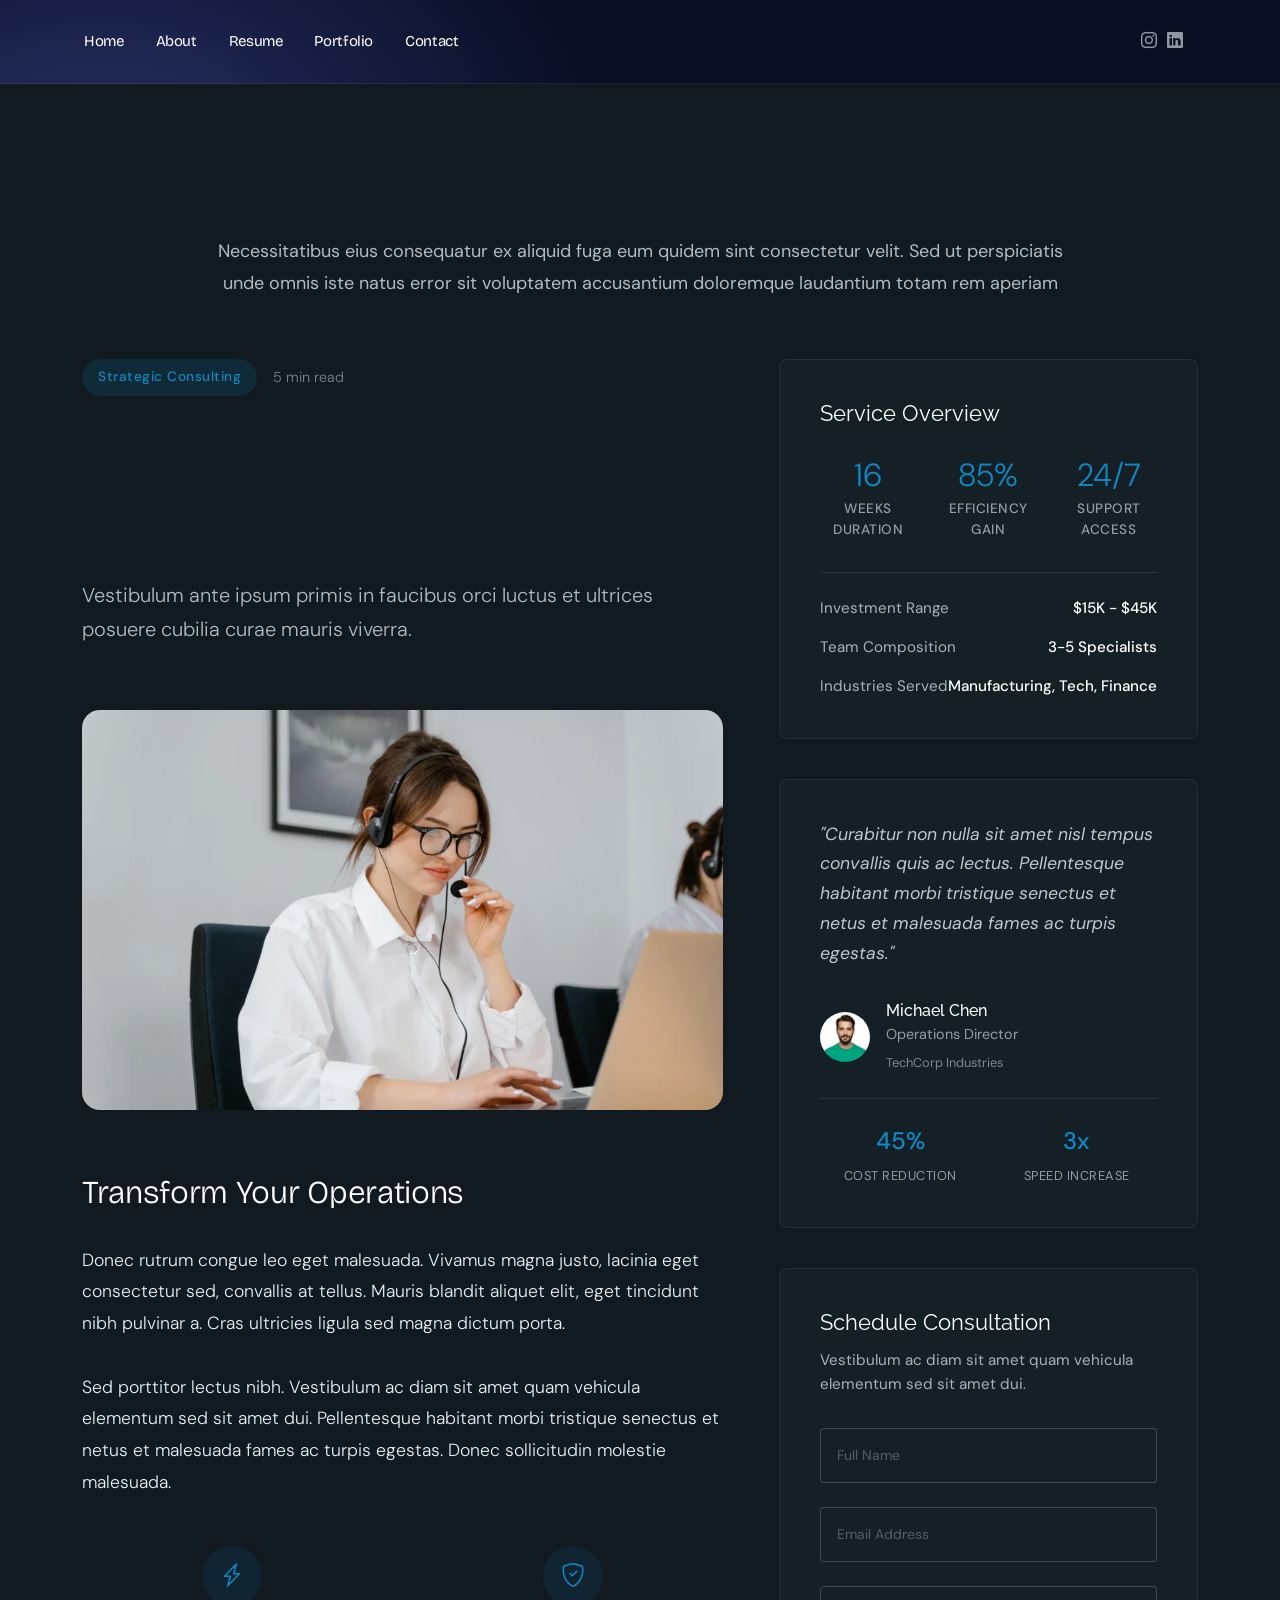
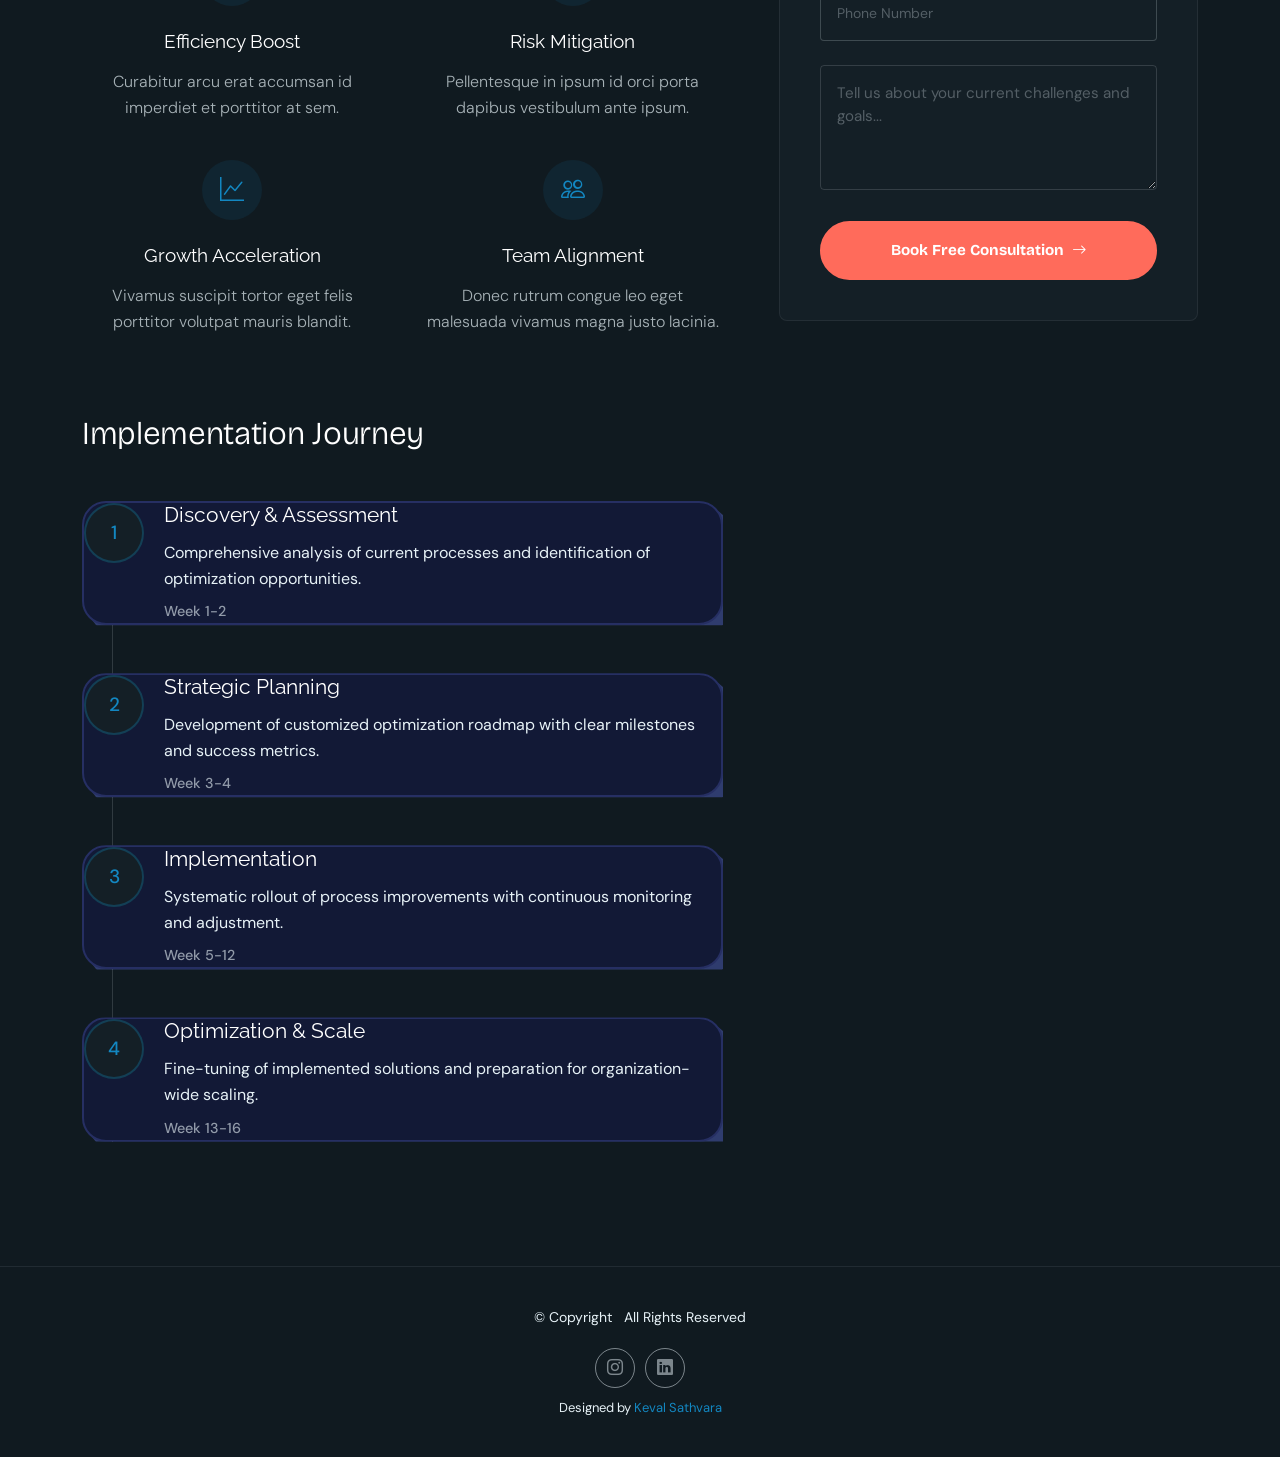
<file: service-details.html>
<!DOCTYPE html>
<html lang="en">

<head>
  <meta charset="utf-8">
  <meta content="width=device-width, initial-scale=1.0" name="viewport">
  <title>Service Details</title>
  <meta name="description" content="">
  <meta name="keywords" content="">

  <!-- Favicons -->
   <link href="assets/img/Gemini_Generated_Image_77uot677uot677uo.png" rel="icon">
  <link href="assets/img/apple-touch-icon.png" rel="apple-touch-icon">

  <!-- Fonts -->
  <link href="https://fonts.googleapis.com" rel="preconnect">
  <link href="https://fonts.gstatic.com" rel="preconnect" crossorigin>
  <link href="https://fonts.googleapis.com/css2?family=Roboto:ital,wght@0,100;0,300;0,400;0,500;0,700;0,900;1,100;1,300;1,400;1,500;1,700;1,900&family=Poppins:ital,wght@0,100;0,200;0,300;0,400;0,500;0,600;0,700;0,800;0,900;1,100;1,200;1,300;1,400;1,500;1,600;1,700;1,800;1,900&family=Raleway:ital,wght@0,100;0,200;0,300;0,400;0,500;0,600;0,700;0,800;0,900;1,100;1,200;1,300;1,400;1,500;1,600;1,700;1,800;1,900&display=swap" rel="stylesheet">

  <!-- Vendor CSS Files -->
  <link href="assets/vendor/bootstrap/css/bootstrap.min.css" rel="stylesheet">
  <link href="assets/vendor/bootstrap-icons/bootstrap-icons.css" rel="stylesheet">
  <link href="assets/vendor/aos/aos.css" rel="stylesheet">
  <link href="assets/vendor/swiper/swiper-bundle.min.css" rel="stylesheet">
  <link href="assets/vendor/glightbox/css/glightbox.min.css" rel="stylesheet">

  <!-- Main CSS File -->
  <link href="assets/css/main.css" rel="stylesheet">

  <!-- =======================================================
  * Template Name: FolioOne
  * Template URL: https://bootstrapmade.com/folioone-bootstrap-portfolio-website-template/
  * Updated: Aug 23 2025 with Bootstrap v5.3.7
  * Author: BootstrapMade.com
  * License: https://bootstrapmade.com/license/
  ======================================================== -->
<link rel="preconnect" href="https://fonts.googleapis.com"><link rel="preconnect" href="https://fonts.gstatic.com" crossorigin><link href="https://fonts.googleapis.com/css2?family=Bricolage+Grotesque:wght@600;800&family=DM+Sans:wght@400;500&display=swap" rel="stylesheet">
<link href="assets/css/theme.css" rel="stylesheet">
<link href="assets/css/responsive.css" rel="stylesheet">
</head>

<body class="service-details-page">

  <header id="header" class="header d-flex align-items-center light-background sticky-top">
    <div class="container position-relative d-flex align-items-center justify-content-between">

      <!-- <a href="index.html" class="logo d-flex align-items-center me-auto me-xl-0">
      <img src="assets/img/logo.webp" alt="">
      <h1 class="sitename">FolioOne</h1> 
    </a> -->

      <nav id="navmenu" class="navmenu">
        <ul>
          <li><a href="index.html">Home</a></li>
          <li><a href="about.html">About</a></li>
          <li><a href="resume.html">Resume</a></li>
          <li><a href="portfolio.html">Portfolio</a></li>
          <li><a href="contact.html">Contact</a></li>
        </ul>
        <i class="mobile-nav-toggle d-xl-none bi bi-list"></i>
      </nav>

      <div class="header-social-links">
        <a href="https://www.instagram.com/mr_keval_56/?next=%2F" class="instagram"><i class="bi bi-instagram"></i></a>
        <a href="https://www.linkedin.com/in/keval-sathvara/" class="linkedin"><i class="bi bi-linkedin"></i></a>
      </div>

    </div>
  </header>

  <main class="main">

    <!-- Service Details Section -->
    <section id="service-details" class="service-details section">

      <!-- Section Title -->
      <div class="container section-title" data-aos="fade-up">
        <h2>Service Details</h2>
        <p>Necessitatibus eius consequatur ex aliquid fuga eum quidem sint consectetur velit. Sed ut perspiciatis unde omnis iste natus error sit voluptatem accusantium doloremque laudantium totam rem aperiam</p>
      </div><!-- End Section Title -->

      <div class="container" data-aos="fade-up" data-aos-delay="100">

        <div class="row">

          <!-- Main Content Area -->
          <div class="col-lg-7">

            <!-- Hero Service Introduction -->
            <div class="service-hero" data-aos="fade-up" data-aos-delay="100">
              <div class="service-meta">
                <span class="service-category">Strategic Consulting</span>
                <span class="reading-time">5 min read</span>
              </div>
              <h1>Business Process Optimization</h1>
              <p class="service-description">Vestibulum ante ipsum primis in faucibus orci luctus et ultrices posuere cubilia curae mauris viverra.</p>
            </div>

            <!-- Service Visual -->
            <div class="service-visual" data-aos="zoom-in" data-aos-delay="200">
              <img src="assets/img/services/services-7.webp" alt="Business Process Optimization" class="img-fluid">
            </div>

            <!-- Service Content -->
            <div class="service-narrative" data-aos="fade-up" data-aos-delay="300">
              <h3>Transform Your Operations</h3>
              <p>Donec rutrum congue leo eget malesuada. Vivamus magna justo, lacinia eget consectetur sed, convallis at tellus. Mauris blandit aliquet elit, eget tincidunt nibh pulvinar a. Cras ultricies ligula sed magna dictum porta.</p>

              <p>Sed porttitor lectus nibh. Vestibulum ac diam sit amet quam vehicula elementum sed sit amet dui. Pellentesque habitant morbi tristique senectus et netus et malesuada fames ac turpis egestas. Donec sollicitudin molestie malesuada.</p>

              <!-- Key Benefits Grid -->
              <div class="benefits-grid" data-aos="fade-up" data-aos-delay="400">
                <div class="benefit-card">
                  <div class="benefit-icon">
                    <i class="bi bi-lightning-charge"></i>
                  </div>
                  <h4>Efficiency Boost</h4>
                  <p>Curabitur arcu erat accumsan id imperdiet et porttitor at sem.</p>
                </div>

                <div class="benefit-card">
                  <div class="benefit-icon">
                    <i class="bi bi-shield-check"></i>
                  </div>
                  <h4>Risk Mitigation</h4>
                  <p>Pellentesque in ipsum id orci porta dapibus vestibulum ante ipsum.</p>
                </div>

                <div class="benefit-card">
                  <div class="benefit-icon">
                    <i class="bi bi-graph-up"></i>
                  </div>
                  <h4>Growth Acceleration</h4>
                  <p>Vivamus suscipit tortor eget felis porttitor volutpat mauris blandit.</p>
                </div>

                <div class="benefit-card">
                  <div class="benefit-icon">
                    <i class="bi bi-people"></i>
                  </div>
                  <h4>Team Alignment</h4>
                  <p>Donec rutrum congue leo eget malesuada vivamus magna justo lacinia.</p>
                </div>
              </div>

            </div>

            <!-- Implementation Timeline -->
            <div class="timeline-section" data-aos="fade-up" data-aos-delay="500">
              <h3>Implementation Journey</h3>
              <div class="timeline">
                <div class="timeline-item">
                  <div class="timeline-marker">
                    <span>1</span>
                  </div>
                  <div class="timeline-content">
                    <h4>Discovery &amp; Assessment</h4>
                    <p>Comprehensive analysis of current processes and identification of optimization opportunities.</p>
                    <small>Week 1-2</small>
                  </div>
                </div>

                <div class="timeline-item">
                  <div class="timeline-marker">
                    <span>2</span>
                  </div>
                  <div class="timeline-content">
                    <h4>Strategic Planning</h4>
                    <p>Development of customized optimization roadmap with clear milestones and success metrics.</p>
                    <small>Week 3-4</small>
                  </div>
                </div>

                <div class="timeline-item">
                  <div class="timeline-marker">
                    <span>3</span>
                  </div>
                  <div class="timeline-content">
                    <h4>Implementation</h4>
                    <p>Systematic rollout of process improvements with continuous monitoring and adjustment.</p>
                    <small>Week 5-12</small>
                  </div>
                </div>

                <div class="timeline-item">
                  <div class="timeline-marker">
                    <span>4</span>
                  </div>
                  <div class="timeline-content">
                    <h4>Optimization &amp; Scale</h4>
                    <p>Fine-tuning of implemented solutions and preparation for organization-wide scaling.</p>
                    <small>Week 13-16</small>
                  </div>
                </div>
              </div>
            </div>

          </div><!-- End Main Content -->

          <!-- Service Sidebar -->
          <div class="col-lg-5">
            <div class="service-sidebar" data-aos="fade-up" data-aos-delay="200">

              <!-- Service Overview Card -->
              <div class="overview-card">
                <div class="overview-header">
                  <h4>Service Overview</h4>
                </div>
                <div class="overview-stats">
                  <div class="stat-item">
                    <div class="stat-number">16</div>
                    <div class="stat-label">Weeks Duration</div>
                  </div>
                  <div class="stat-item">
                    <div class="stat-number">85%</div>
                    <div class="stat-label">Efficiency Gain</div>
                  </div>
                  <div class="stat-item">
                    <div class="stat-number">24/7</div>
                    <div class="stat-label">Support Access</div>
                  </div>
                </div>

                <div class="overview-details">
                  <div class="detail-row">
                    <span class="detail-label">Investment Range</span>
                    <span class="detail-value">$15K - $45K</span>
                  </div>
                  <div class="detail-row">
                    <span class="detail-label">Team Composition</span>
                    <span class="detail-value">3-5 Specialists</span>
                  </div>
                  <div class="detail-row">
                    <span class="detail-label">Industries Served</span>
                    <span class="detail-value">Manufacturing, Tech, Finance</span>
                  </div>
                </div>
              </div>

              <!-- Client Success Story -->
              <div class="success-story">
                <div class="story-quote">
                  <p>"Curabitur non nulla sit amet nisl tempus convallis quis ac lectus. Pellentesque habitant morbi tristique senectus et netus et malesuada fames ac turpis egestas."</p>
                </div>
                <div class="story-author">
                  <img src="assets/img/person/person-m-8.webp" alt="Michael Chen" class="author-avatar">
                  <div class="author-details">
                    <h5>Michael Chen</h5>
                    <span>Operations Director</span>
                    <small>TechCorp Industries</small>
                  </div>
                </div>
                <div class="story-metrics">
                  <div class="metric">
                    <span class="metric-value">45%</span>
                    <span class="metric-label">Cost Reduction</span>
                  </div>
                  <div class="metric">
                    <span class="metric-value">3x</span>
                    <span class="metric-label">Speed Increase</span>
                  </div>
                </div>
              </div>

              <!-- Consultation Form -->
              <div class="consultation-form">
                <div class="form-header">
                  <h4>Schedule Consultation</h4>
                  <p>Vestibulum ac diam sit amet quam vehicula elementum sed sit amet dui.</p>
                </div>

                <form action="forms/consultation.php" method="post" class="php-email-form">
                  <div class="form-group">
                    <input type="text" name="name" class="form-input" placeholder="Full Name" required="">
                  </div>

                  <div class="form-group">
                    <input type="email" name="email" class="form-input" placeholder="Email Address" required="">
                  </div>

                  <div class="form-group">
                    <input type="tel" name="phone" class="form-input" placeholder="Phone Number">
                  </div>

                  <input type="hidden" name="subject" value="Business Process Optimization Consultation">

                  <div class="form-group">
                    <textarea name="message" class="form-input" rows="4" placeholder="Tell us about your current challenges and goals..." required=""></textarea>
                  </div>

                  <div class="loading">Loading</div>
                  <div class="error-message"></div>
                  <div class="sent-message">Your consultation request has been sent. Thank you!</div>

                  <button type="submit" class="btn-consultation">
                    <span>Book Free Consultation</span>
                    <i class="bi bi-arrow-right"></i>
                  </button>
                </form>
              </div>

            </div>
          </div><!-- End Sidebar -->

        </div>

      </div>

    </section><!-- /Service Details Section -->

  </main>

  <footer id="footer" class="footer">

    <div class="container">
      <div class="copyright text-center ">
        <p>© <span>Copyright</span> <strong class="px-1 sitename"></strong><span>All Rights Reserved<br></span></p>
      </div>
      <div class="social-links d-flex justify-content-center">
        <a href="https://www.instagram.com/mr_keval_56/?next=%2F"><i class="bi bi-instagram"></i></a>
        <a href="https://www.linkedin.com/in/keval-sathvara/"><i class="bi bi-linkedin"></i></a>
      </div>
      <div class="credits">
        <!-- All the links in the footer should remain intact. -->
        <!-- You can delete the links only if you've purchased the pro version. -->
        <!-- Licensing information: https://bootstrapmade.com/license/ -->
        <!-- Purchase the pro version with working PHP/AJAX contact form: [buy-url] -->
        Designed by <a href="https://portfolio-sk56.vercel.app/">Keval Sathvara</a>
      </div>
    </div>

  </footer>

  <!-- Scroll Top -->
  <a href="#" id="scroll-top" class="scroll-top d-flex align-items-center justify-content-center"><i class="bi bi-arrow-up-short"></i></a>

  <!-- Preloader -->
  <div id="preloader"></div>

  <!-- Vendor JS Files -->
  <script src="assets/vendor/bootstrap/js/bootstrap.bundle.min.js"></script>
  <script src="assets/vendor/php-email-form/validate.js"></script>
  <script src="assets/vendor/aos/aos.js"></script>
  <script src="assets/vendor/typed.js/typed.umd.js"></script>
  <script src="assets/vendor/waypoints/noframework.waypoints.js"></script>
  <script src="assets/vendor/purecounter/purecounter_vanilla.js"></script>
  <script src="assets/vendor/swiper/swiper-bundle.min.js"></script>
  <script src="assets/vendor/imagesloaded/imagesloaded.pkgd.min.js"></script>
  <script src="assets/vendor/isotope-layout/isotope.pkgd.min.js"></script>
  <script src="assets/vendor/glightbox/js/glightbox.min.js"></script>

  <!-- Main JS File -->
  <script src="assets/js/main.js"></script>

<script src="assets/js/motion.js" defer></script>
</body>

</html>
</file>
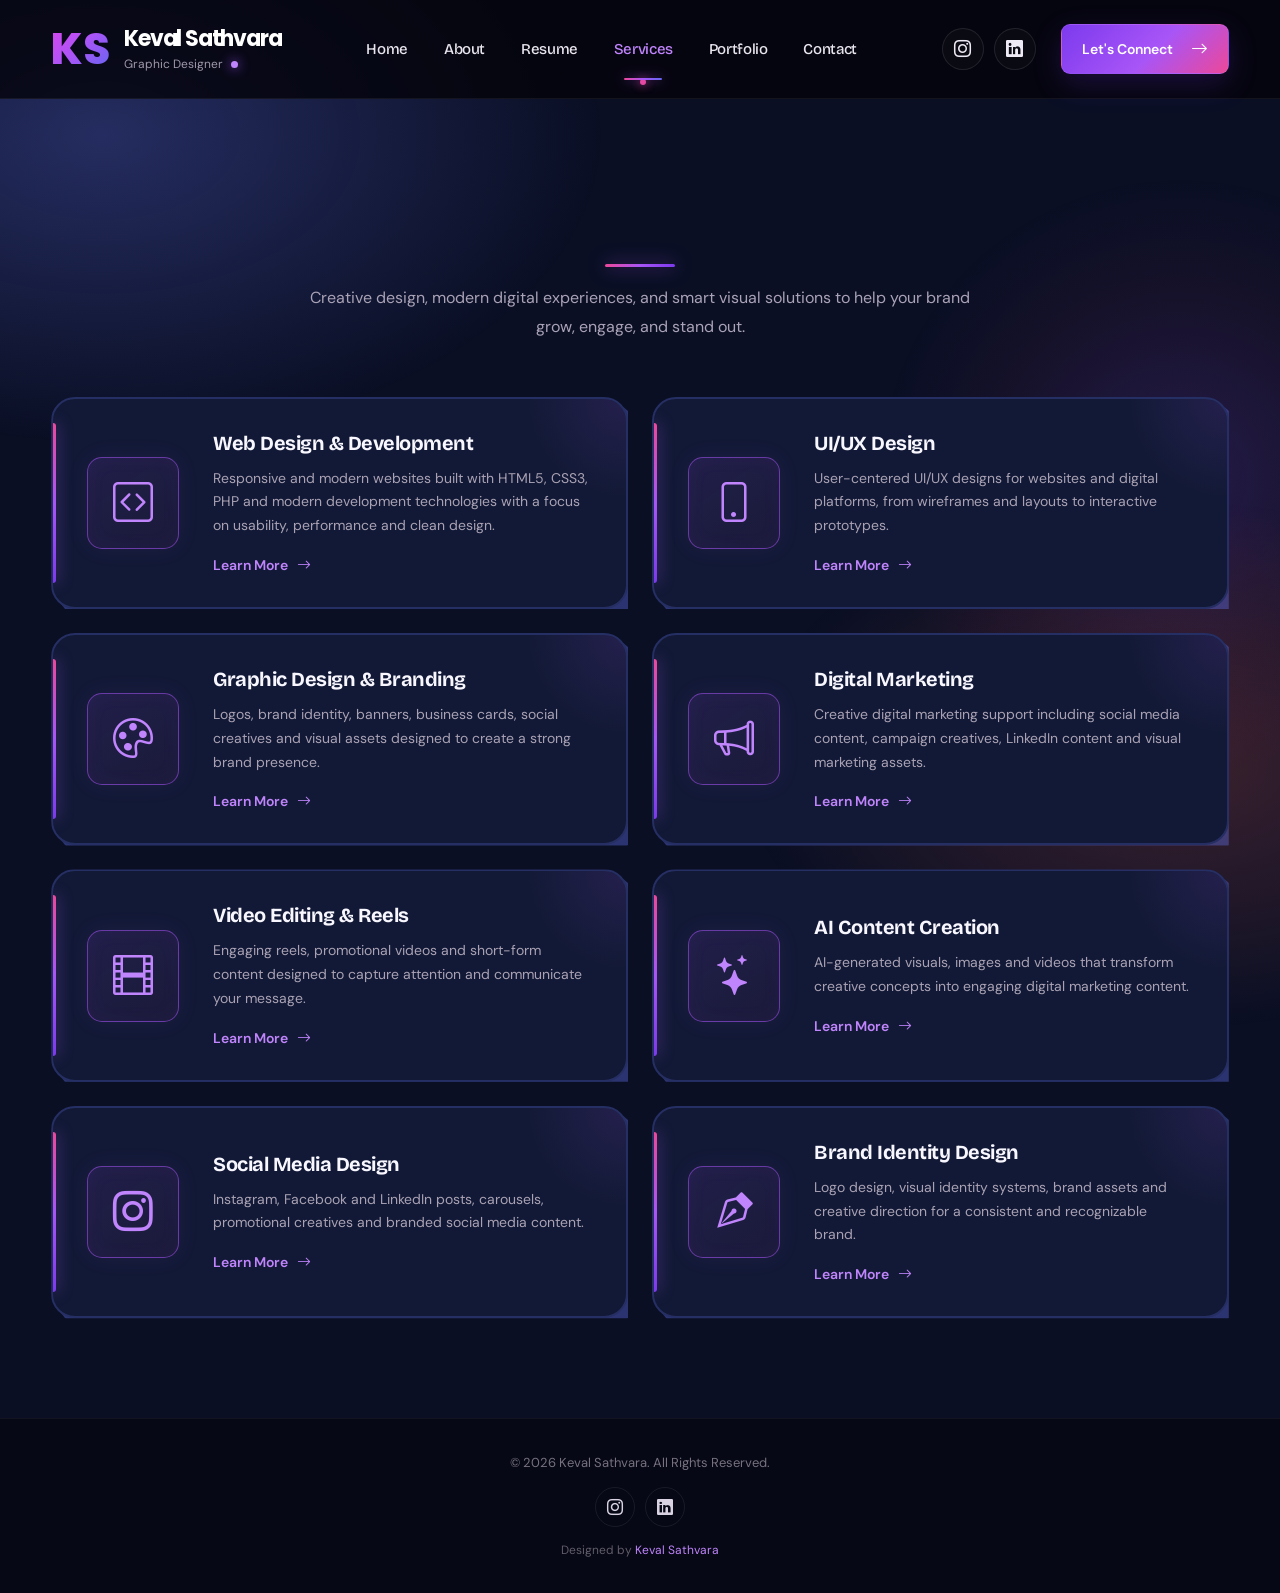
<file: services.html>
<!DOCTYPE html>
<html lang="en">

<head>

  <meta charset="UTF-8">

  <meta
    name="viewport"
    content="width=device-width, initial-scale=1.0">

  <title>Services | Keval Sathvara</title>

  <meta
    name="description"
    content="Creative design, UI/UX, branding, video editing, AI content creation and digital marketing services by Keval Sathvara.">

  <meta
    name="keywords"
    content="Keval Sathvara, Graphic Designer, UI UX Designer, Branding, Figma, Canva, Video Editing, Digital Marketing">


  <!-- FAVICON -->

  <link
    href="assets/img/Gemini_Generated_Image_77uot677uot677uo.png"
    rel="icon">


  <!-- GOOGLE FONTS -->

  <link
    rel="preconnect"
    href="https://fonts.googleapis.com">

  <link
    rel="preconnect"
    href="https://fonts.gstatic.com"
    crossorigin>

  <link
    href="https://fonts.googleapis.com/css2?family=Inter:wght@300;400;500;600;700;800;900&family=Poppins:wght@400;500;600;700;800;900&display=swap"
    rel="stylesheet">


  <!-- BOOTSTRAP ICONS -->

  <link
    href="assets/vendor/bootstrap-icons/bootstrap-icons.css"
    rel="stylesheet">


  <style>

    /* =========================================================
       RESET
    ========================================================= */

    * {
      margin: 0;
      padding: 0;
      box-sizing: border-box;
    }


    html {
      scroll-behavior: smooth;
    }


    body {

      font-family: "Inter", sans-serif;

      background: #05030A;

      color: #ffffff;

      overflow-x: hidden;

    }


    a {
      text-decoration: none;
    }


    ::selection {

      background: #EC4899;

      color: #ffffff;

    }


    /* =========================================================
       BACKGROUND
    ========================================================= */

    body::before {

      content: "";

      position: fixed;

      inset: 0;

      z-index: -10;

      background:

        radial-gradient(
          circle at 12% 25%,
          rgba(168, 85, 247, .12),
          transparent 27%
        ),

        radial-gradient(
          circle at 88% 20%,
          rgba(236, 72, 153, .09),
          transparent 25%
        ),

        radial-gradient(
          circle at 50% 85%,
          rgba(124, 58, 237, .10),
          transparent 30%
        ),

        #05030A;

    }


    /* =========================================================
       MOVING BACKGROUND GLOW
    ========================================================= */

    .background-glow {

      position: fixed;

      width: 600px;
      height: 600px;

      right: -200px;
      top: 180px;

      border-radius: 50%;

      background:

        radial-gradient(
          circle,
          rgba(168,85,247,.18),
          rgba(236,72,153,.05) 45%,
          transparent 72%
        );

      filter: blur(35px);

      z-index: -5;

      animation:
        glowMove 12s ease-in-out infinite alternate;

    }


    @keyframes glowMove {

      0% {

        transform:
          translate3d(0,0,0)
          scale(1);

        opacity: .55;

      }

      50% {

        transform:
          translate3d(-40px,30px,0)
          scale(1.08);

        opacity: .9;

      }

      100% {

        transform:
          translate3d(25px,-25px,0)
          scale(.96);

        opacity: .65;

      }

    }


    /* =========================================================
       DOTS
    ========================================================= */

    .dots {

      position: fixed;

      width: 85px;
      height: 100px;

      opacity: .35;

      background-image:

        radial-gradient(
          rgba(192,132,252,.8) 1.3px,
          transparent 1.3px
        );

      background-size: 15px 15px;

      z-index: -3;

      pointer-events: none;

      animation:
        dotsMove 9s ease-in-out infinite alternate;

    }


    .dots-left {

      left: 5px;

      top: 270px;

    }


    .dots-right {

      right: 10px;

      bottom: 180px;

    }


    @keyframes dotsMove {

      0% {

        transform:
          translateY(0);

        opacity: .18;

      }

      100% {

        transform:
          translateY(-15px);

        opacity: .45;

      }

    }


    /* =========================================================
       SERVICES
    ========================================================= */

    .services {

      position: relative;

      width:
        min(1200px, 92%);

      margin:
        0 auto;

      padding:
        75px 0 100px;

    }


    /* =========================================================
       TITLE
    ========================================================= */

    .section-title {

      text-align: center;

      margin-bottom: 55px;

    }


    .section-title h2 {

      font-family:
        "Poppins",
        sans-serif;

      font-size:
        clamp(52px, 6vw, 72px);

      line-height: 1;

      font-weight: 700;

      margin-bottom: 18px;

      background:

        linear-gradient(
          100deg,
          #FFFFFF 5%,
          #F3E8FF 35%,
          #C084FC 65%,
          #EC4899 100%
        );

      -webkit-background-clip: text;

      -webkit-text-fill-color: transparent;

    }


    .title-line {

      width: 70px;

      height: 3px;

      margin:
        0 auto 17px;

      border-radius: 20px;

      background:

        linear-gradient(
          90deg,
          #EC4899,
          #A855F7,
          #7C3AED
        );

      box-shadow:
        0 0 18px
        rgba(168,85,247,.65);

    }


    .section-title p {

      max-width: 700px;

      margin: 0 auto;

      color: #AAA2B6;

      font-size: 16px;

      line-height: 1.8;

    }


    /* =========================================================
       SERVICE GRID
    ========================================================= */

    .services-grid {

      display: grid;

      grid-template-columns:
        repeat(2, 1fr);

      gap: 24px;

    }


    /* =========================================================
       SERVICE CARD
    ========================================================= */

    .service-card {

      position: relative;

      min-height: 210px;

      display: flex;

      align-items: center;

      gap: 34px;

      padding:
        32px 34px;

      border-radius: 16px;

      background:

        linear-gradient(
          145deg,
          rgba(18,11,29,.92),
          rgba(9,6,15,.95)
        );

      border:
        1px solid
        rgba(192,132,252,.13);

      box-shadow:
        0 15px 45px
        rgba(0,0,0,.25);

      overflow: hidden;

      transition:
        transform .35s ease,
        border-color .35s ease,
        box-shadow .35s ease;

    }


    .service-card::before {

      content: "";

      position: absolute;

      left: 0;

      top: 24px;

      bottom: 24px;

      width: 3px;

      border-radius:
        0 10px 10px 0;

      background:

        linear-gradient(
          to bottom,
          #EC4899,
          #A855F7,
          #7C3AED
        );

      box-shadow:
        0 0 15px
        rgba(168,85,247,.75);

    }


    .service-card::after {

      content: "";

      position: absolute;

      width: 200px;
      height: 200px;

      right: -100px;
      top: -100px;

      border-radius: 50%;

      background:

        radial-gradient(
          circle,
          rgba(168,85,247,.12),
          transparent 70%
        );

      transition: .4s ease;

    }


    .service-card:hover {

      transform:
        translateY(-6px);

      border-color:
        rgba(192,132,252,.38);

      box-shadow:

        0 22px 55px
        rgba(0,0,0,.38),

        0 0 30px
        rgba(168,85,247,.09);

    }


    .service-card:hover::after {

      transform:
        scale(1.7);

    }


    /* =========================================================
       ICON
    ========================================================= */

    .service-icon {

      flex-shrink: 0;

      width: 92px;
      height: 92px;

      display: flex;

      align-items: center;

      justify-content: center;

      border-radius: 15px;

      color: #C084FC;

      font-size: 40px;

      background:

        linear-gradient(
          145deg,
          rgba(168,85,247,.10),
          rgba(236,72,153,.04)
        );

      border:
        1px solid
        rgba(168,85,247,.55);

      box-shadow:

        inset 0 0 20px
        rgba(168,85,247,.05),

        0 0 22px
        rgba(168,85,247,.08);

      transition: .35s ease;

    }


    .service-card:hover .service-icon {

      color: #F0ABFC;

      border-color:
        #D946EF;

      background:
        rgba(168,85,247,.12);

      box-shadow:
        0 0 25px
        rgba(217,70,239,.18);

      transform:
        scale(1.05);

    }


    /* =========================================================
       CONTENT
    ========================================================= */

    .service-content {

      position: relative;

      z-index: 2;

    }


    .service-content h3 {

      font-family:
        "Poppins",
        sans-serif;

      color: #F8F7FF;

      font-size: 20px;

      font-weight: 700;

      margin-bottom: 12px;

    }


    .service-content p {

      max-width: 390px;

      color: #AAA2B4;

      font-size: 14px;

      line-height: 1.7;

      margin-bottom: 16px;

    }


    .service-link {

      display: inline-flex;

      align-items: center;

      gap: 9px;

      color: #C084FC;

      font-size: 14px;

      font-weight: 600;

      transition: .3s ease;

    }


    .service-link i {

      transition: .3s ease;

    }


    .service-link:hover {

      color: #F0ABFC;

    }


    .service-link:hover i {

      transform:
        translateX(5px);

    }


    /* =========================================================
       FOOTER
    ========================================================= */

    .footer {

      padding:
        35px 20px;

      text-align: center;

      border-top:
        1px solid
        rgba(255,255,255,.05);

      background:
        rgba(3,2,6,.5);

    }


    .footer-copy {

      color: #77717F;

      font-size: 13px;

      margin-bottom: 16px;

    }


    .footer-social {

      display: flex;

      justify-content: center;

      gap: 10px;

      margin-bottom: 15px;

    }


    .footer-social a {

      width: 40px;
      height: 40px;

      display: flex;

      align-items: center;

      justify-content: center;

      border-radius: 50%;

      color: #D9D2E2;

      border:
        1px solid
        rgba(255,255,255,.08);

      transition: .3s ease;

    }


    .footer-social a:hover {

      color: #F0ABFC;

      border-color:
        #A855F7;

      box-shadow:
        0 0 20px
        rgba(168,85,247,.22);

    }


    .credits {

      color: #625C69;

      font-size: 12px;

    }


    .credits a {

      color: #C084FC;

    }


    /* =========================================================
       MOBILE
    ========================================================= */

    @media (max-width: 850px) {

      .services {

        width: 90%;

        padding:
          55px 0 70px;

      }


      .services-grid {

        grid-template-columns:
          1fr;

      }


      .service-card {

        min-height: auto;

      }

    }


    @media (max-width: 600px) {

      .section-title h2 {

        font-size: 50px;

      }


      .section-title p {

        font-size: 14px;

      }


      .service-card {

        flex-direction: column;

        align-items: flex-start;

        gap: 22px;

        padding:
          28px 25px;

      }


      .service-icon {

        width: 72px;

        height: 72px;

        font-size: 31px;

      }


      .service-content h3 {

        font-size: 19px;

      }


      .service-content p {

        font-size: 13px;

      }

    }


    /* =========================================================
       REDUCED MOTION
    ========================================================= */

    @media (prefers-reduced-motion: reduce) {

      *,
      *::before,
      *::after {

        animation-duration:
          .01ms !important;

        animation-iteration-count:
          1 !important;

        transition-duration:
          .01ms !important;

      }

    }

  </style>

<link rel="preconnect" href="https://fonts.googleapis.com"><link rel="preconnect" href="https://fonts.gstatic.com" crossorigin><link href="https://fonts.googleapis.com/css2?family=Bricolage+Grotesque:wght@600;800&family=DM+Sans:wght@400;500&display=swap" rel="stylesheet">
<link href="assets/css/theme.css" rel="stylesheet">
<link href="assets/css/responsive.css" rel="stylesheet">
</head>


<body>


  <!-- =========================================================
       BACKGROUND
  ========================================================= -->

  <div class="background-glow"></div>

  <div class="dots dots-left"></div>

  <div class="dots dots-right"></div>


  <!-- =========================================================
       SEPARATE NAVBAR
  ========================================================= -->

  <div id="navbar"></div>


  <!-- =========================================================
       SERVICES
  ========================================================= -->

  <main>

    <section class="services">


      <div class="section-title">

        <h2>
          Services
        </h2>

        <div class="title-line"></div>

        <p>
          Creative design, modern digital experiences,
          and smart visual solutions to help your brand
          grow, engage, and stand out.
        </p>

      </div>


      <div class="services-grid">


        <!-- 01 -->

        <article class="service-card">

          <div class="service-icon">

            <i class="bi bi-code-square"></i>

          </div>

          <div class="service-content">

            <h3>
              Web Design & Development
            </h3>

            <p>
              Responsive and modern websites built with
              HTML5, CSS3, PHP and modern development
              technologies with a focus on usability,
              performance and clean design.
            </p>

            <a
              href="contact.html"
              class="service-link">

              Learn More

              <i class="bi bi-arrow-right"></i>

            </a>

          </div>

        </article>


        <!-- 02 -->

        <article class="service-card">

          <div class="service-icon">

            <i class="bi bi-phone"></i>

          </div>

          <div class="service-content">

            <h3>
              UI/UX Design
            </h3>

            <p>
              User-centered UI/UX designs for websites
              and digital platforms, from wireframes
              and layouts to interactive prototypes.
            </p>

            <a
              href="contact.html"
              class="service-link">

              Learn More

              <i class="bi bi-arrow-right"></i>

            </a>

          </div>

        </article>


        <!-- 03 -->

        <article class="service-card">

          <div class="service-icon">

            <i class="bi bi-palette"></i>

          </div>

          <div class="service-content">

            <h3>
              Graphic Design & Branding
            </h3>

            <p>
              Logos, brand identity, banners, business
              cards, social creatives and visual assets
              designed to create a strong brand presence.
            </p>

            <a
              href="contact.html"
              class="service-link">

              Learn More

              <i class="bi bi-arrow-right"></i>

            </a>

          </div>

        </article>


        <!-- 04 -->

        <article class="service-card">

          <div class="service-icon">

            <i class="bi bi-megaphone"></i>

          </div>

          <div class="service-content">

            <h3>
              Digital Marketing
            </h3>

            <p>
              Creative digital marketing support including
              social media content, campaign creatives,
              LinkedIn content and visual marketing assets.
            </p>

            <a
              href="contact.html"
              class="service-link">

              Learn More

              <i class="bi bi-arrow-right"></i>

            </a>

          </div>

        </article>


        <!-- 05 -->

        <article class="service-card">

          <div class="service-icon">

            <i class="bi bi-film"></i>

          </div>

          <div class="service-content">

            <h3>
              Video Editing & Reels
            </h3>

            <p>
              Engaging reels, promotional videos and
              short-form content designed to capture
              attention and communicate your message.
            </p>

            <a
              href="contact.html"
              class="service-link">

              Learn More

              <i class="bi bi-arrow-right"></i>

            </a>

          </div>

        </article>


        <!-- 06 -->

        <article class="service-card">

          <div class="service-icon">

            <i class="bi bi-stars"></i>

          </div>

          <div class="service-content">

            <h3>
              AI Content Creation
            </h3>

            <p>
              AI-generated visuals, images and videos
              that transform creative concepts into
              engaging digital marketing content.
            </p>

            <a
              href="contact.html"
              class="service-link">

              Learn More

              <i class="bi bi-arrow-right"></i>

            </a>

          </div>

        </article>


        <!-- 07 -->

        <article class="service-card">

          <div class="service-icon">

            <i class="bi bi-instagram"></i>

          </div>

          <div class="service-content">

            <h3>
              Social Media Design
            </h3>

            <p>
              Instagram, Facebook and LinkedIn posts,
              carousels, promotional creatives and
              branded social media content.
            </p>

            <a
              href="contact.html"
              class="service-link">

              Learn More

              <i class="bi bi-arrow-right"></i>

            </a>

          </div>

        </article>


        <!-- 08 -->

        <article class="service-card">

          <div class="service-icon">

            <i class="bi bi-vector-pen"></i>

          </div>

          <div class="service-content">

            <h3>
              Brand Identity Design
            </h3>

            <p>
              Logo design, visual identity systems,
              brand assets and creative direction for
              a consistent and recognizable brand.
            </p>

            <a
              href="contact.html"
              class="service-link">

              Learn More

              <i class="bi bi-arrow-right"></i>

            </a>

          </div>

        </article>


      </div>

    </section>

  </main>


  <!-- =========================================================
       FOOTER
  ========================================================= -->

  <footer class="footer">

    <div class="footer-copy">

      © 2026 Keval Sathvara.
      All Rights Reserved.

    </div>


    <div class="footer-social">

      <a
        href="https://www.instagram.com/mr_keval_56/?next=%2F"
        target="_blank"
        rel="noopener noreferrer">

        <i class="bi bi-instagram"></i>

      </a>


      <a
        href="https://www.linkedin.com/in/keval-sathvara/"
        target="_blank"
        rel="noopener noreferrer">

        <i class="bi bi-linkedin"></i>

      </a>

    </div>


    <div class="credits">

      Designed by

      <a href="index.html">
        Keval Sathvara
      </a>

    </div>

  </footer>


  <!-- =========================================================
       LOAD NAVBAR.HTML
  ========================================================= -->

  <script>

    fetch("navbar.html")

      .then(function(response) {

        if (!response.ok) {

          throw new Error(
            "navbar.html could not be loaded"
          );

        }

        return response.text();

      })

      .then(function(data) {

        document.getElementById("navbar")
          .innerHTML = data;


        /* ================================================
           AUTOMATIC ACTIVE PAGE
        ================================================= */

        const currentPage =
          window.location.pathname
            .split("/")
            .pop()
            .toLowerCase() || "index.html";


        document
          .querySelectorAll(".navmenu a")
          .forEach(function(link) {

            const linkPage =
              link
                .getAttribute("href")
                .split("/")
                .pop()
                .toLowerCase();


            if (linkPage === currentPage) {

              link.classList.add("active");

            }

          });


        /* ================================================
           MOBILE MENU
        ================================================= */

        const mobileToggle =
          document.getElementById("mobileToggle");

        const navMenu =
          document.getElementById("navmenu");


        if (mobileToggle && navMenu) {

          mobileToggle.addEventListener(
            "click",
            function() {

              navMenu.classList.toggle(
                "mobile-open"
              );


              this.classList.toggle(
                "bi-list"
              );


              this.classList.toggle(
                "bi-x"
              );

            }
          );


          /* ==============================================
             CLOSE MENU AFTER LINK CLICK
          ============================================== */

          document
            .querySelectorAll(".navmenu a")
            .forEach(function(link) {

              link.addEventListener(
                "click",
                function() {

                  navMenu.classList.remove(
                    "mobile-open"
                  );


                  mobileToggle.classList.remove(
                    "bi-x"
                  );


                  mobileToggle.classList.add(
                    "bi-list"
                  );

                }
              );

            });


          /* ==============================================
             CLOSE OUTSIDE
          ============================================== */

          document.addEventListener(
            "click",
            function(event) {

              if (

                !navMenu.contains(
                  event.target
                )

                &&

                !mobileToggle.contains(
                  event.target
                )

              ) {

                navMenu.classList.remove(
                  "mobile-open"
                );


                mobileToggle.classList.remove(
                  "bi-x"
                );


                mobileToggle.classList.add(
                  "bi-list"
                );

              }

            }
          );

        }

      })

      .catch(function(error) {

        console.error(
          "Navbar Error:",
          error
        );

      });

  </script>


<script src="assets/js/motion.js" defer></script>
</body>

</html>
</file>
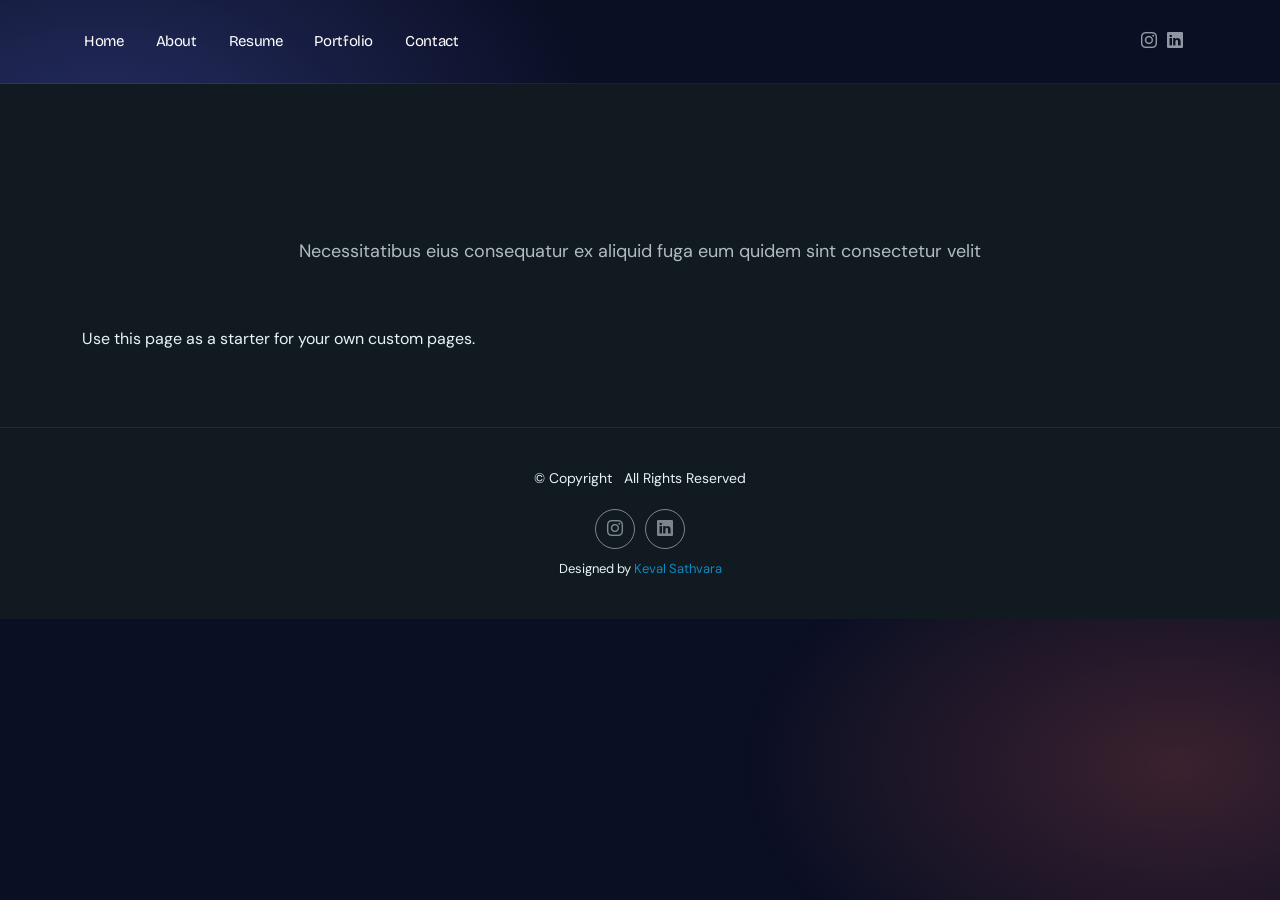
<file: starter-page.html>
<!DOCTYPE html>
<html lang="en">

<head>
  <meta charset="utf-8">
  <meta content="width=device-width, initial-scale=1.0" name="viewport">
  <title>Starter Page</title>
  <meta name="description" content="">
  <meta name="keywords" content="">

  <!-- Favicons -->
    <link href="assets/img/Gemini_Generated_Image_77uot677uot677uo.png" rel="icon">
  <link href="assets/img/apple-touch-icon.png" rel="apple-touch-icon">

  <!-- Fonts -->
  <link href="https://fonts.googleapis.com" rel="preconnect">
  <link href="https://fonts.gstatic.com" rel="preconnect" crossorigin>
  <link href="https://fonts.googleapis.com/css2?family=Roboto:ital,wght@0,100;0,300;0,400;0,500;0,700;0,900;1,100;1,300;1,400;1,500;1,700;1,900&family=Poppins:ital,wght@0,100;0,200;0,300;0,400;0,500;0,600;0,700;0,800;0,900;1,100;1,200;1,300;1,400;1,500;1,600;1,700;1,800;1,900&family=Raleway:ital,wght@0,100;0,200;0,300;0,400;0,500;0,600;0,700;0,800;0,900;1,100;1,200;1,300;1,400;1,500;1,600;1,700;1,800;1,900&display=swap" rel="stylesheet">

  <!-- Vendor CSS Files -->
  <link href="assets/vendor/bootstrap/css/bootstrap.min.css" rel="stylesheet">
  <link href="assets/vendor/bootstrap-icons/bootstrap-icons.css" rel="stylesheet">
  <link href="assets/vendor/aos/aos.css" rel="stylesheet">
  <link href="assets/vendor/swiper/swiper-bundle.min.css" rel="stylesheet">
  <link href="assets/vendor/glightbox/css/glightbox.min.css" rel="stylesheet">

  <!-- Main CSS File -->
  <link href="assets/css/main.css" rel="stylesheet">

  <!-- =======================================================
  * Template Name: FolioOne
  * Template URL: https://bootstrapmade.com/folioone-bootstrap-portfolio-website-template/
  * Updated: Aug 23 2025 with Bootstrap v5.3.7
  * Author: BootstrapMade.com
  * License: https://bootstrapmade.com/license/
  ======================================================== -->
<link rel="preconnect" href="https://fonts.googleapis.com"><link rel="preconnect" href="https://fonts.gstatic.com" crossorigin><link href="https://fonts.googleapis.com/css2?family=Bricolage+Grotesque:wght@600;800&family=DM+Sans:wght@400;500&display=swap" rel="stylesheet">
<link href="assets/css/theme.css" rel="stylesheet">
<link href="assets/css/responsive.css" rel="stylesheet">
</head>

<body class="starter-page-page">

  <header id="header" class="header d-flex align-items-center light-background sticky-top">
    <div class="container position-relative d-flex align-items-center justify-content-between">

      <!-- <a href="index.html" class="logo d-flex align-items-center me-auto me-xl-0">
      <img src="assets/img/logo.webp" alt="">
      <h1 class="sitename">FolioOne</h1> 
    </a> -->

      <nav id="navmenu" class="navmenu">
        <ul>
          <li><a href="index.html">Home</a></li>
          <li><a href="about.html">About</a></li>
          <li><a href="resume.html">Resume</a></li>
          <li><a href="portfolio.html">Portfolio</a></li>
          <li><a href="contact.html">Contact</a></li>
        </ul>
        <i class="mobile-nav-toggle d-xl-none bi bi-list"></i>
      </nav>

      <div class="header-social-links">
        <a href="https://www.instagram.com/mr_keval_56/?next=%2F" class="instagram"><i class="bi bi-instagram"></i></a>
        <a href="https://www.linkedin.com/in/keval-sathvara/" class="linkedin"><i class="bi bi-linkedin"></i></a>
      </div>

    </div>
  </header>

  <main class="main">

    <!-- Starter Section Section -->
    <section id="starter-section" class="starter-section section">

      <!-- Section Title -->
      <div class="container section-title" data-aos="fade-up">
        <h2>Starter Section</h2>
        <p>Necessitatibus eius consequatur ex aliquid fuga eum quidem sint consectetur velit</p>
      </div><!-- End Section Title -->

      <div class="container" data-aos="fade-up">
        <p>Use this page as a starter for your own custom pages.</p>
      </div>

    </section><!-- /Starter Section Section -->

  </main>

  <footer id="footer" class="footer">

    <div class="container">
      <div class="copyright text-center ">
        <p>© <span>Copyright</span> <strong class="px-1 sitename"></strong><span>All Rights Reserved<br></span></p>
      </div>
       <div class="social-links d-flex justify-content-center">
        <a href="https://www.instagram.com/mr_keval_56/?next=%2F"><i class="bi bi-instagram"></i></a>
        <a href="https://www.linkedin.com/in/keval-sathvara/"><i class="bi bi-linkedin"></i></a>
      </div>
      <div class="credits">
        <!-- All the links in the footer should remain intact. -->
        <!-- You can delete the links only if you've purchased the pro version. -->
        <!-- Licensing information: https://bootstrapmade.com/license/ -->
        <!-- Purchase the pro version with working PHP/AJAX contact form: [buy-url] -->
        Designed by <a href="https://portfolio-sk56.vercel.app/">Keval Sathvara</a>
      </div>
    </div>

  </footer>

  <!-- Scroll Top -->
  <a href="#" id="scroll-top" class="scroll-top d-flex align-items-center justify-content-center"><i class="bi bi-arrow-up-short"></i></a>

  <!-- Preloader -->
  <div id="preloader"></div>

  <!-- Vendor JS Files -->
  <script src="assets/vendor/bootstrap/js/bootstrap.bundle.min.js"></script>
  <script src="assets/vendor/php-email-form/validate.js"></script>
  <script src="assets/vendor/aos/aos.js"></script>
  <script src="assets/vendor/typed.js/typed.umd.js"></script>
  <script src="assets/vendor/waypoints/noframework.waypoints.js"></script>
  <script src="assets/vendor/purecounter/purecounter_vanilla.js"></script>
  <script src="assets/vendor/swiper/swiper-bundle.min.js"></script>
  <script src="assets/vendor/imagesloaded/imagesloaded.pkgd.min.js"></script>
  <script src="assets/vendor/isotope-layout/isotope.pkgd.min.js"></script>
  <script src="assets/vendor/glightbox/js/glightbox.min.js"></script>

  <!-- Main JS File -->
  <script src="assets/js/main.js"></script>

<script src="assets/js/motion.js" defer></script>
</body>

</html>
</file>
<file: assets/css/theme.css>
/* NEW DESIGN + speed fixes. Loaded last so it wins over each page's inline CSS. */
:root{--ink:#0a0f24;--panel:#121936;--line:#262f63;--cobalt:#6c7bff;--coral:#ff6b5b;--sun:#ffc24a;
  --bg:#0a0f24!important;--bg-dark:#0a0f24!important}
html{scroll-behavior:smooth}
body{font-family:"DM Sans",sans-serif!important;background:var(--ink)!important;color:#eef0ff!important;animation:m-in .5s ease both}
h1,h2,h3,.hero-name,.logo,.navmenu a{font-family:"Bricolage Grotesque",sans-serif!important;letter-spacing:-.025em}
@keyframes m-in{from{opacity:0}}
body.m-out{opacity:0;transition:opacity .25s ease}

/* SPEED: kill the expensive effects the old pages used */
*,*::before,*::after{backdrop-filter:none!important;-webkit-backdrop-filter:none!important;filter:none!important}
.page-background,.dots{display:none!important}
main section:not(:first-of-type){content-visibility:auto;contain-intrinsic-size:1px 700px}

/* background: one static layer + one slow GPU-only drift */
body::before{content:"";position:fixed;inset:-20%;z-index:-1;pointer-events:none;
  background:radial-gradient(40% 35% at 20% 25%,rgba(108,123,255,.28),transparent 70%),
             radial-gradient(35% 30% at 80% 75%,rgba(255,107,91,.20),transparent 70%);
  animation:m-drift 26s ease-in-out infinite alternate;will-change:transform}
@keyframes m-drift{to{transform:translate3d(6%,4%,0) rotate(6deg)}}

/* gradient text */
.gradient,.hero-name.gradient{background:linear-gradient(90deg,var(--cobalt),var(--coral),var(--sun),var(--cobalt))!important;
  background-size:300% 100%!important;-webkit-background-clip:text!important;background-clip:text!important;color:transparent!important;
  -webkit-text-fill-color:transparent!important;animation:m-flow 8s linear infinite}
@keyframes m-flow{to{background-position:300% 0}}

/* cards: thick outline + offset block shadow */
.portfolio-card,.service-card,.info-card,.skill-box,.experience-item,.project-item,.timeline-item,.icon-box,.info-box,.info-item{
  background:var(--panel)!important;border:2px solid var(--line)!important;border-radius:24px!important;
  box-shadow:7px 7px 0 rgba(108,123,255,.35)!important;transition:box-shadow .25s,border-color .25s,transform .2s ease-out}
.portfolio-card:hover,.service-card:hover,.info-card:hover,.skill-box:hover,.experience-item:hover,.project-item:hover,.timeline-item:hover,.icon-box:hover,.info-box:hover,.info-item:hover{
  border-color:var(--coral)!important;box-shadow:10px 10px 0 var(--coral)!important}

/* buttons: pills */
.hero-buttons a,a[class*="btn"],button[type="submit"]{border-radius:999px!important;font-family:"Bricolage Grotesque",sans-serif!important;font-weight:700!important;
  background:var(--coral)!important;color:#fff!important;border:2px solid var(--coral)!important;transition:transform .2s,background .2s}
.hero-buttons a:nth-child(2){background:transparent!important;border-color:var(--cobalt)!important}
.hero-buttons a:hover,a[class*="btn"]:hover{background:var(--cobalt)!important;border-color:var(--cobalt)!important}

img{max-width:100%;height:auto;border-radius:18px}
::selection{background:var(--coral);color:#fff}
:focus-visible{outline:3px solid var(--sun);outline-offset:3px}

/* motion (transform/opacity only) */
.m-progress{position:fixed;top:0;left:0;height:4px;width:100%;transform:scaleX(0);transform-origin:0 50%;z-index:9999;background:linear-gradient(90deg,var(--cobalt),var(--coral),var(--sun))}
.m-r{opacity:0;transform:translate3d(0,30px,0);transition:opacity .6s ease,transform .7s cubic-bezier(.2,.8,.2,1)}
.m-r.m-wipe{transform:none;clip-path:inset(0 100% 0 0);transition:opacity .3s,clip-path .8s cubic-bezier(.77,0,.18,1)}
.m-r.in{opacity:1;transform:none;clip-path:inset(0 0 0 0)}
.m-dot{position:fixed;top:0;left:0;width:14px;height:14px;margin:-7px;border-radius:50%;background:var(--coral);pointer-events:none;z-index:99998;opacity:0;transition:width .2s,height .2s,margin .2s,opacity .3s}
.m-dot.on{opacity:.9}.m-dot.hot{width:46px;height:46px;margin:-23px;opacity:.35}
.m-float{animation:m-bob 5s ease-in-out infinite}@keyframes m-bob{50%{transform:translate3d(0,-10px,0)}}
@media (hover:hover) and (pointer:fine){body.m-cursor,body.m-cursor a,body.m-cursor button{cursor:none!important}}
@media (prefers-reduced-motion:reduce){body::before,.gradient,.m-float{animation:none!important}.m-r{opacity:1!important;transform:none!important;clip-path:none!important}}

/* Name type from the homepage hero: Poppins bold, tight, white + purple-blue gradient */
.ks-first{color:#fff;-webkit-text-fill-color:#fff}
.ks-last{background:linear-gradient(100deg,#d84eff 0%,#974dff 28%,#6458ff 60%,#2778ff 100%)!important;-webkit-background-clip:text!important;background-clip:text!important;-webkit-text-fill-color:transparent!important;color:transparent!important;animation:none!important}
.brand-info h1,.ks-name{font-family:"Poppins",sans-serif!important;font-weight:700!important;letter-spacing:-1.2px!important;font-size:22px!important;line-height:1.1}
</file>
<file: assets/css/responsive.css>
/* Responsive fixes: phones, tablets, laptops, desktops, ultra-wide. Loaded last. */
html{-webkit-text-size-adjust:100%;text-size-adjust:100%;overflow-x:clip}
body{max-width:100%;overflow-x:clip}
img,svg,video,canvas,iframe{max-width:100%}
img{height:auto}
.profile-glow::after{right:0!important}
.profile-glow,.hero-visual,.hero-container{max-width:100%}

/* hero picture fits the screen height, so laptops (768px tall) don't cut the orbit off */
.hero-visual{min-height:clamp(430px,calc(100svh - 140px),720px)}

/* very wide screens: keep content centred and readable instead of stretching */
@media (min-width:1700px){
  .header-container,.hero-container,.service-bar,.footer>*{max-width:1640px;margin-left:auto;margin-right:auto}
}

/* tablets and small laptops */
@media (max-width:1100px){
  .hero-visual{min-height:clamp(420px,70vw,640px)}
}

/* phones */
@media (max-width:600px){
  .hero-visual{min-height:clamp(380px,100vw,520px)}
  .eyebrow,.small-title,.portfolio-category,.tool-name,.credits,.hero p{font-size:12px!important}
  .floating-label{font-size:11px!important}
  .hero-buttons{flex-direction:column;align-items:stretch;gap:14px}
  .hero-buttons a{min-width:0!important;width:100%}
  h1,h2{overflow-wrap:anywhere}
}

/* landscape phones: short screens */
@media (max-height:480px) and (orientation:landscape){
  .hero{min-height:0!important;padding-top:24px!important;padding-bottom:24px!important}
  .hero-visual{min-height:340px}
}

/* touch screens: bigger finger targets (visual size unchanged) */
@media (pointer:coarse){
  .resume-link,.service-link,.filter-btn,footer a,.credits a{min-height:44px;display:inline-flex;align-items:center}
  .logo-dot,.social-dot{position:relative}
  .logo-dot::before,.social-dot::before{content:"";position:absolute;inset:-12px}
}

/* mobile menu button drawn in CSS: always visible, no icon-font dependency, 44px touch size */
.mobile-toggle.bi{box-sizing:content-box;padding:21px 9px;line-height:0;font-size:0}
.mobile-toggle.bi::before{content:""!important;display:block;width:26px;height:2px;border-radius:2px;background:currentColor;box-shadow:0 -8px 0 currentColor,0 8px 0 currentColor;transition:transform .25s}
.mobile-toggle.bi-x::before{box-shadow:none;transform:rotate(45deg)}
.mobile-toggle.bi-x::after{content:"";display:block;width:26px;height:2px;border-radius:2px;background:currentColor;transform:rotate(-45deg);margin-top:-2px}

/* mobile menu panel: solid, so page text never shows through (glass blur was removed for speed) */
.navmenu.mobile-open{background:#0b0914!important;border:1px solid #2a2150!important;box-shadow:0 24px 60px rgba(0,0,0,.6)!important}
</file>
<file: assets/css/main.css>
/**
* Template Name: FolioOne
* Template URL: https://bootstrapmade.com/folioone-bootstrap-portfolio-website-template/
* Updated: Aug 23 2025 with Bootstrap v5.3.7
* Author: BootstrapMade.com
* License: https://bootstrapmade.com/license/
*/

/*--------------------------------------------------------------
# Font & Color Variables
# Help: https://bootstrapmade.com/color-system/
--------------------------------------------------------------*/
/* Fonts */
:root {
  --default-font: "Roboto",  system-ui, -apple-system, "Segoe UI", Roboto, "Helvetica Neue", Arial, "Noto Sans", "Liberation Sans", sans-serif, "Apple Color Emoji", "Segoe UI Emoji", "Segoe UI Symbol", "Noto Color Emoji";
  --heading-font: "Raleway",  sans-serif;
  --nav-font: "Poppins",  sans-serif;
}

/* Global Colors - The following color variables are used throughout the website. Updating them here will change the color scheme of the entire website */
:root { 
  --background-color: #101a20; /* Background color for the entire website, including individual sections */
  --default-color: #e7f2f7; /* Default color used for the majority of the text content across the entire website */
  --heading-color: #ffffff; /* Color for headings, subheadings and title throughout the website */
  --accent-color: #1387c1; /* Accent color that represents your brand on the website. It's used for buttons, links, and other elements that need to stand out */
  --surface-color: #141f26; /* The surface color is used as a background of boxed elements within sections, such as cards, icon boxes, or other elements that require a visual separation from the global background. */
  --contrast-color: #ffffff; /* Contrast color for text, ensuring readability against backgrounds of accent, heading, or default colors. */
}

/* Nav Menu Colors - The following color variables are used specifically for the navigation menu. They are separate from the global colors to allow for more customization options */
:root {
  --nav-color: #ffffff;  /* The default color of the main navmenu links */
  --nav-hover-color: #1387c1; /* Applied to main navmenu links when they are hovered over or active */
  --nav-mobile-background-color: #213642; /* Used as the background color for mobile navigation menu */
  --nav-dropdown-background-color: #051117; /* Used as the background color for dropdown items that appear when hovering over primary navigation items */
  --nav-dropdown-color: #e7f2f7; /* Used for navigation links of the dropdown items in the navigation menu. */
  --nav-dropdown-hover-color: #1387c1; /* Similar to --nav-hover-color, this color is applied to dropdown navigation links when they are hovered over. */
}

/* Color Presets - These classes override global colors when applied to any section or element, providing reuse of the sam color scheme. */

.light-background {
  --background-color: #142027;
  --surface-color: #325264;
}

.dark-background {
  --background-color: #0b1419;
  --default-color: #ffffff;
  --heading-color: #ffffff;
  --surface-color: #252525;
  --contrast-color: #ffffff;
}

/* Smooth scroll */
:root {
  scroll-behavior: smooth;
}

/*--------------------------------------------------------------
# General Styling & Shared Classes
--------------------------------------------------------------*/
body {
  color: var(--default-color);
  background-color: var(--background-color);
  font-family: var(--default-font);
}

a {
  color: var(--accent-color);
  text-decoration: none;
  transition: 0.3s;
}

a:hover {
  color: color-mix(in srgb, var(--accent-color), transparent 25%);
  text-decoration: none;
}

h1,
h2,
h3,
h4,
h5,
h6 {
  color: var(--heading-color);
  font-family: var(--heading-font);
}

/* PHP Email Form Messages
------------------------------*/
.php-email-form .error-message {
  display: none;
  background: #df1529;
  color: #ffffff;
  text-align: left;
  padding: 15px;
  margin-bottom: 24px;
  font-weight: 600;
}

.php-email-form .sent-message {
  display: none;
  color: #ffffff;
  background: #059652;
  text-align: center;
  padding: 15px;
  margin-bottom: 24px;
  font-weight: 600;
}

.php-email-form .loading {
  display: none;
  background: var(--surface-color);
  text-align: center;
  padding: 15px;
  margin-bottom: 24px;
}

.php-email-form .loading:before {
  content: "";
  display: inline-block;
  border-radius: 50%;
  width: 24px;
  height: 24px;
  margin: 0 10px -6px 0;
  border: 3px solid var(--accent-color);
  border-top-color: var(--surface-color);
  animation: php-email-form-loading 1s linear infinite;
}

@keyframes php-email-form-loading {
  0% {
    transform: rotate(0deg);
  }

  100% {
    transform: rotate(360deg);
  }
}

/*--------------------------------------------------------------
# Global Header
--------------------------------------------------------------*/
.header {
  --background-color: rgba(255, 255, 255, 0);
  color: var(--default-color);
  background-color: var(--background-color);
  padding: 15px 0;
  transition: all 0.5s;
  z-index: 997;
  border-bottom: 1px solid color-mix(in srgb, var(--default-color), transparent 92%);
}

.header .logo {
  line-height: 1;
}

.header .logo img {
  max-height: 36px;
  margin-right: 8px;
}

.header .logo h1 {
  font-size: 32px;
  margin: 0;
  font-weight: 400;
  color: var(--heading-color);
}

.header .header-social-links {
  padding-right: 15px;
}

.header .header-social-links a {
  color: color-mix(in srgb, var(--default-color), transparent 40%);
  padding-left: 6px;
  display: inline-block;
  transition: 0.3s;
  font-size: 16px;
}

.header .header-social-links a:hover {
  color: var(--default-color);
}

.header .header-social-links a i {
  line-height: 0px;
}

@media (max-width: 1200px) {
  .header .logo {
    order: 1;
  }

  .header .header-social-links {
    order: 2;
  }

  .header .navmenu {
    order: 3;
  }
}

/* Global Header on Scroll
------------------------------*/
.scrolled .header {
  --background-color: rgba(16, 26, 32, 0.9);
}

/*--------------------------------------------------------------
# Navigation Menu
--------------------------------------------------------------*/
/* Desktop Navigation */
@media (min-width: 1200px) {
  .navmenu {
    padding: 0;
  }

  .navmenu ul {
    margin: 0;
    padding: 0;
    display: flex;
    list-style: none;
    align-items: center;
  }

  .navmenu li {
    position: relative;
  }

  .navmenu>ul>li {
    white-space: nowrap;
    padding: 15px 28px 15px 0;
  }

  .navmenu>ul>li:last-child {
    padding-right: 0;
  }

  .navmenu a,
  .navmenu a:focus {
    color: var(--nav-color);
    font-size: 15px;
    padding: 0 2px;
    font-family: var(--nav-font);
    font-weight: 400;
    display: flex;
    align-items: center;
    justify-content: space-between;
    white-space: nowrap;
    transition: 0.3s;
    position: relative;
  }

  .navmenu a i,
  .navmenu a:focus i {
    font-size: 12px;
    line-height: 0;
    margin-left: 5px;
    transition: 0.3s;
  }

  .navmenu>ul>li>a:before {
    content: "";
    position: absolute;
    height: 2px;
    bottom: -6px;
    left: 0;
    background-color: var(--nav-hover-color);
    visibility: hidden;
    width: 0px;
    transition: all 0.3s ease-in-out 0s;
  }

  .navmenu a:hover:before,
  .navmenu li:hover>a:before,
  .navmenu .active:before {
    visibility: visible;
    width: 25px;
  }

  .navmenu li:hover>a,
  .navmenu .active,
  .navmenu .active:focus {
    color: var(--nav-hover-color);
  }

  .navmenu .dropdown ul {
    margin: 0;
    padding: 10px 0;
    background: var(--nav-dropdown-background-color);
    display: block;
    position: absolute;
    visibility: hidden;
    left: -5px;
    top: 130%;
    opacity: 0;
    transition: 0.3s;
    border-radius: 4px;
    z-index: 99;
    box-shadow: 0px 0px 30px rgba(0, 0, 0, 0.1);
  }

  .navmenu .dropdown ul li {
    min-width: 200px;
  }

  .navmenu .dropdown ul a {
    padding: 10px 20px;
    font-size: 15px;
    text-transform: none;
    color: var(--nav-dropdown-color);
  }

  .navmenu .dropdown ul a i {
    font-size: 12px;
  }

  .navmenu .dropdown ul a:hover,
  .navmenu .dropdown ul .active:hover,
  .navmenu .dropdown ul li:hover>a {
    color: var(--nav-dropdown-hover-color);
  }

  .navmenu .dropdown:hover>ul {
    opacity: 1;
    top: 100%;
    visibility: visible;
  }

  .navmenu .dropdown .dropdown ul {
    top: 0;
    left: -90%;
    visibility: hidden;
  }

  .navmenu .dropdown .dropdown:hover>ul {
    opacity: 1;
    top: 0;
    left: -100%;
    visibility: visible;
  }
}

/* Mobile Navigation */
@media (max-width: 1199px) {
  .mobile-nav-toggle {
    color: var(--nav-color);
    font-size: 28px;
    line-height: 0;
    margin-right: 10px;
    cursor: pointer;
    transition: color 0.3s;
  }

  .navmenu {
    padding: 0;
    z-index: 9997;
  }

  .navmenu ul {
    display: none;
    list-style: none;
    position: absolute;
    inset: 60px 20px 20px 20px;
    padding: 10px 0;
    margin: 0;
    border-radius: 6px;
    background-color: var(--nav-mobile-background-color);
    border: 1px solid color-mix(in srgb, var(--default-color), transparent 90%);
    box-shadow: none;
    overflow-y: auto;
    transition: 0.3s;
    z-index: 9998;
  }

  .navmenu a,
  .navmenu a:focus {
    color: var(--nav-dropdown-color);
    padding: 10px 20px;
    font-family: var(--nav-font);
    font-size: 17px;
    font-weight: 500;
    display: flex;
    align-items: center;
    justify-content: space-between;
    white-space: nowrap;
    transition: 0.3s;
  }

  .navmenu a i,
  .navmenu a:focus i {
    font-size: 12px;
    line-height: 0;
    margin-left: 5px;
    width: 30px;
    height: 30px;
    display: flex;
    align-items: center;
    justify-content: center;
    border-radius: 50%;
    transition: 0.3s;
    background-color: color-mix(in srgb, var(--accent-color), transparent 90%);
  }

  .navmenu a i:hover,
  .navmenu a:focus i:hover {
    background-color: var(--accent-color);
    color: var(--contrast-color);
  }

  .navmenu a:hover,
  .navmenu .active,
  .navmenu .active:focus {
    color: var(--nav-dropdown-hover-color);
  }

  .navmenu .active i,
  .navmenu .active:focus i {
    background-color: var(--accent-color);
    color: var(--contrast-color);
    transform: rotate(180deg);
  }

  .navmenu .dropdown ul {
    position: static;
    display: none;
    z-index: 99;
    padding: 10px 0;
    margin: 10px 20px;
    background-color: var(--nav-dropdown-background-color);
    transition: all 0.5s ease-in-out;
  }

  .navmenu .dropdown ul ul {
    background-color: rgba(33, 37, 41, 0.1);
  }

  .navmenu .dropdown>.dropdown-active {
    display: block;
    background-color: rgba(33, 37, 41, 0.03);
  }

  .mobile-nav-active {
    overflow: hidden;
  }

  .mobile-nav-active .mobile-nav-toggle {
    color: #fff;
    position: absolute;
    font-size: 32px;
    top: 15px;
    right: 15px;
    margin-right: 0;
    z-index: 9999;
  }

  .mobile-nav-active .navmenu {
    position: fixed;
    overflow: hidden;
    inset: 0;
    background: rgba(33, 37, 41, 0.8);
    transition: 0.3s;
  }

  .mobile-nav-active .navmenu>ul {
    display: block;
  }
}

/*--------------------------------------------------------------
# Global Footer
--------------------------------------------------------------*/
.footer {
  color: var(--default-color);
  background-color: var(--background-color);
  font-size: 14px;
  padding: 40px 0;
  position: relative;
  border-top: 1px solid color-mix(in srgb, var(--default-color), transparent 92%);
}

.footer .copyright p {
  margin-bottom: 0;
}

.footer .social-links {
  margin-top: 20px;
}

.footer .social-links a {
  display: flex;
  align-items: center;
  justify-content: center;
  width: 40px;
  height: 40px;
  border-radius: 50%;
  border: 1px solid color-mix(in srgb, var(--default-color), transparent 50%);
  font-size: 16px;
  color: color-mix(in srgb, var(--default-color), transparent 50%);
  margin: 0 5px;
  transition: 0.3s;
}

.footer .social-links a:hover {
  color: var(--accent-color);
  border-color: var(--accent-color);
}

.footer .credits {
  margin-top: 10px;
  font-size: 13px;
  text-align: center;
}

/*--------------------------------------------------------------
# Preloader
--------------------------------------------------------------*/
#preloader {
  position: fixed;
  inset: 0;
  z-index: 9999;
  overflow: hidden;
  background-color: var(--background-color);
  transition: all 0.6s ease-out;
  width: 100%;
  height: 100vh;
}

#preloader:before,
#preloader:after {
  content: "";
  position: absolute;
  border: 4px solid var(--accent-color);
  border-radius: 50%;
  animation: animate-preloader 2s cubic-bezier(0, 0.2, 0.8, 1) infinite;
}

#preloader:after {
  animation-delay: -0.5s;
}

@keyframes animate-preloader {
  0% {
    width: 10px;
    height: 10px;
    top: calc(50% - 5px);
    left: calc(50% - 5px);
    opacity: 1;
  }

  100% {
    width: 72px;
    height: 72px;
    top: calc(50% - 36px);
    left: calc(50% - 36px);
    opacity: 0;
  }
}

/*--------------------------------------------------------------
# Scroll Top Button
--------------------------------------------------------------*/
.scroll-top {
  position: fixed;
  visibility: hidden;
  opacity: 0;
  right: 15px;
  bottom: -15px;
  z-index: 99999;
  background-color: var(--accent-color);
  width: 44px;
  height: 44px;
  border-radius: 50px;
  transition: all 0.4s;
}

.scroll-top i {
  font-size: 24px;
  color: var(--contrast-color);
  line-height: 0;
}

.scroll-top:hover {
  background-color: color-mix(in srgb, var(--accent-color), transparent 20%);
  color: var(--contrast-color);
}

.scroll-top.active {
  visibility: visible;
  opacity: 1;
  bottom: 15px;
}

/*--------------------------------------------------------------
# Disable aos animation delay on mobile devices
--------------------------------------------------------------*/
@media screen and (max-width: 768px) {
  [data-aos-delay] {
    transition-delay: 0 !important;
  }
}

/*--------------------------------------------------------------
# Global Page Titles & Breadcrumbs
--------------------------------------------------------------*/
.page-title {
  color: var(--default-color);
  background-color: var(--background-color);
  position: relative;
}

.page-title .heading {
  padding: 80px 0;
  border-top: 1px solid color-mix(in srgb, var(--default-color), transparent 90%);
}

.page-title .heading h1 {
  font-size: 38px;
  font-weight: 700;
}

.page-title nav {
  background-color: color-mix(in srgb, var(--default-color), transparent 96%);
  padding: 20px 0;
}

.page-title nav ol {
  display: flex;
  flex-wrap: wrap;
  list-style: none;
  padding: 0;
  margin: 0;
  font-size: 16px;
  font-weight: 400;
}

.page-title nav ol li+li {
  padding-left: 10px;
}

.page-title nav ol li+li::before {
  content: "/";
  display: inline-block;
  padding-right: 10px;
  color: color-mix(in srgb, var(--default-color), transparent 70%);
}

/*--------------------------------------------------------------
# Global Sections
--------------------------------------------------------------*/
section,
.section {
  color: var(--default-color);
  background-color: var(--background-color);
  padding: 60px 0;
  scroll-margin-top: 100px;
  overflow: clip;
}

@media (max-width: 1199px) {

  section,
  .section {
    scroll-margin-top: 66px;
  }
}

/*--------------------------------------------------------------
# Global Section Titles
--------------------------------------------------------------*/
.section-title {
  text-align: center;
  padding-bottom: 60px;
  position: relative;
}

.section-title h2 {
  font-size: 3.5rem;
  font-weight: 400;
  line-height: 1.2;
  color: var(--heading-color);
  margin-bottom: 1.5rem;
  letter-spacing: -1px;
}

@media (max-width: 768px) {
  .section-title h2 {
    font-size: 2.5rem;
  }
}

.section-title p {
  font-size: 1.125rem;
  line-height: 1.8;
  color: color-mix(in srgb, var(--default-color), transparent 25%);
  max-width: 900px;
  margin: 0 auto;
  text-wrap: balance;
}

/*--------------------------------------------------------------
# Hero Section
--------------------------------------------------------------*/
.hero {
  padding: 80px 0;
  min-height: 100vh;
  display: flex;
  align-items: center;
}

.hero .hero-content h1 {
  font-size: 3.5rem;
  font-weight: 700;
  margin-bottom: 1rem;
  line-height: 1.2;
}

.hero .hero-content h1 .highlight {
  color: var(--accent-color);
  position: relative;
}

.hero .hero-content h1 .highlight::after {
  content: "";
  position: absolute;
  bottom: 0;
  left: 0;
  width: 100%;
  height: 3px;
  background: linear-gradient(90deg, var(--accent-color), color-mix(in srgb, var(--accent-color), transparent 50%));
  border-radius: 2px;
}

@media (max-width: 768px) {
  .hero .hero-content h1 {
    font-size: 2.5rem;
  }
}

.hero .hero-content h2 {
  font-size: 1.5rem;
  font-weight: 400;
  margin-bottom: 2rem;
  color: color-mix(in srgb, var(--default-color), transparent 20%);
}

.hero .hero-content h2 .typed {
  color: var(--accent-color);
  font-weight: 600;
}

@media (max-width: 768px) {
  .hero .hero-content h2 {
    font-size: 1.25rem;
  }
}

.hero .hero-content p {
  font-size: 1.1rem;
  line-height: 1.6;
  margin-bottom: 2.5rem;
  color: color-mix(in srgb, var(--default-color), transparent 30%);
}

.hero .hero-actions {
  display: flex;
  gap: 1rem;
  margin-bottom: 3rem;
}

.hero .hero-actions .btn {
  padding: 12px 30px;
  border-radius: 50px;
  font-weight: 600;
  text-decoration: none;
  transition: all 0.3s ease;
  border: 2px solid;
}

.hero .hero-actions .btn.btn-primary {
  background: var(--accent-color);
  color: var(--contrast-color);
  border-color: var(--accent-color);
}

.hero .hero-actions .btn.btn-primary:hover {
  background: color-mix(in srgb, var(--accent-color), black 15%);
  border-color: color-mix(in srgb, var(--accent-color), black 15%);
  transform: translateY(-2px);
}

.hero .hero-actions .btn.btn-outline {
  background: transparent;
  color: var(--accent-color);
  border-color: var(--accent-color);
}

.hero .hero-actions .btn.btn-outline:hover {
  transform: translateY(-2px);
}

@media (max-width: 576px) {
  .hero .hero-actions {
    flex-direction: column;
  }

  .hero .hero-actions .btn {
    text-align: center;
  }
}

.hero .social-links {
  display: flex;
  gap: 1rem;
}

.hero .social-links a {
  width: 45px;
  height: 45px;
  background: var(--surface-color);
  border-radius: 50%;
  display: flex;
  align-items: center;
  justify-content: center;
  color: var(--default-color);
  font-size: 1.2rem;
  transition: all 0.3s ease;
}

.hero .social-links a:hover {
  background: var(--accent-color);
  color: var(--contrast-color);
  transform: translateY(-3px);
  box-shadow: 0 8px 25px color-mix(in srgb, var(--accent-color), transparent 70%);
}

.hero .hero-image {
  position: relative;
}

.hero .hero-image .image-wrapper {
  position: relative;
  max-width: 450px;
  margin: 0 auto;
}

.hero .hero-image .image-wrapper img {
  border-radius: 20px;
  box-shadow: 0 5px 15px color-mix(in srgb, var(--default-color), transparent 95%);
  transition: transform 0.3s ease;
}

.hero .hero-image .image-wrapper img:hover {
  transform: scale(1.02);
}

.hero .hero-image .floating-elements {
  position: absolute;
  top: 0;
  left: 0;
  right: 0;
  bottom: 0;
  pointer-events: none;
}

.hero .hero-image .floating-elements .floating-card {
  position: absolute;
  background: var(--surface-color);
  padding: 15px 20px;
  border-radius: 15px;
  box-shadow: 0 10px 30px color-mix(in srgb, var(--default-color), transparent 90%);
  display: flex;
  align-items: center;
  gap: 10px;
  font-weight: 600;
  animation: float 3s ease-in-out infinite;
}

.hero .hero-image .floating-elements .floating-card i {
  font-size: 1.5rem;
  color: var(--accent-color);
}

.hero .hero-image .floating-elements .floating-card.design {
  top: 10%;
  right: -10%;
  animation-delay: 0s;
}

.hero .hero-image .floating-elements .floating-card.code {
  bottom: 30%;
  left: -15%;
  animation-delay: 1s;
}

.hero .hero-image .floating-elements .floating-card.creativity {
  top: 60%;
  right: -5%;
  animation-delay: 2s;
}

@media (max-width: 992px) {
  .hero .hero-image .floating-elements .floating-card {
    display: none;
  }
}

@keyframes float {

  0%,
  100% {
    transform: translateY(0px);
  }

  50% {
    transform: translateY(-10px);
  }
}

@media (max-width: 992px) {
  .hero .hero-content {
    text-align: center;
    margin-bottom: 3rem;
  }
}

/*--------------------------------------------------------------
# About Section
--------------------------------------------------------------*/
.about .intro-content .eyebrow {
  display: inline-block;
  letter-spacing: 0.12em;
  text-transform: uppercase;
  font-size: 12px;
  color: color-mix(in srgb, var(--default-color), transparent 40%);
  margin-bottom: 16px;
}

.about .intro-content .headline {
  font-family: var(--heading-font);
  font-weight: 300;
  line-height: 1.2;
  font-size: clamp(28px, 4vw, 44px);
  margin: 0 0 24px 0;
}

.about .intro-content .lead {
  font-size: 18px;
  line-height: 1.8;
  color: color-mix(in srgb, var(--default-color), transparent 10%);
  margin-bottom: 24px;
}

.about .intro-content p {
  line-height: 1.8;
  margin-bottom: 24px;
  color: color-mix(in srgb, var(--default-color), transparent 5%);
}

.about .intro-content .cta-group {
  display: flex;
  gap: 24px;
  align-items: center;
  margin-top: 24px;
}

.about .intro-content .cta-group .btn-ghost {
  display: inline-flex;
  align-items: center;
  gap: 8px;
  padding: 12px 18px;
  border-radius: 6px;
  color: var(--accent-color);
  background: color-mix(in srgb, var(--accent-color), transparent 92%);
  border: 1px solid color-mix(in srgb, var(--accent-color), transparent 70%);
  transition: 0.3s ease-in-out;
}

.about .intro-content .cta-group .btn-ghost:hover,
.about .intro-content .cta-group .btn-ghost:focus {
  color: var(--contrast-color);
  background: var(--accent-color);
  border-color: var(--accent-color);
  outline: none;
  box-shadow: 0 0 0 3px color-mix(in srgb, var(--accent-color), transparent 70%);
}

.about .intro-content .cta-group .link-underline {
  display: inline-flex;
  align-items: center;
  gap: 8px;
  position: relative;
  color: var(--accent-color);
  padding-bottom: 4px;
  transition: 0.3s ease-in-out;
}

.about .intro-content .cta-group .link-underline::after {
  content: "";
  position: absolute;
  left: 0;
  right: 0;
  bottom: 0;
  height: 1px;
  background: color-mix(in srgb, var(--accent-color), transparent 40%);
  transform: scaleX(0.4);
  transform-origin: left;
  transition: 0.3s ease-in-out;
}

.about .intro-content .cta-group .link-underline:hover,
.about .intro-content .cta-group .link-underline:focus {
  color: color-mix(in srgb, var(--accent-color), transparent 10%);
  outline: none;
}

.about .intro-content .cta-group .link-underline:hover::after,
.about .intro-content .cta-group .link-underline:focus::after {
  transform: scaleX(1);
}

.about .profile-figure {
  margin: 0;
}

.about .profile-figure .profile-photo {
  width: 88%;
  max-width: 440px;
  border-radius: 18px;
  box-shadow: 0 10px 30px color-mix(in srgb, var(--default-color), transparent 92%);
  transform: translateY(0);
  transition: transform 0.3s ease-in-out;
}

.about .profile-figure .profile-caption {
  margin-top: 24px;
  display: flex;
  align-items: center;
  justify-content: center;
}

.about .profile-figure .profile-caption .meta {
  font-size: 14px;
  color: color-mix(in srgb, var(--default-color), transparent 20%);
}

.about .profile-figure .profile-caption .meta .funfact {
  font-size: 13px;
  margin-top: 4px;
  color: color-mix(in srgb, var(--default-color), transparent 35%);
}

.about .profile-figure:hover .profile-photo {
  transform: translateY(-4px);
}

.about .skill-item {
  padding: 24px;
  border-radius: 6px;
  transition: 0.3s ease-in-out;
  background: color-mix(in srgb, var(--surface-color), var(--accent-color) 2%);
  border: 1px solid color-mix(in srgb, var(--default-color), transparent 88%);
  height: 100%;
}

.about .skill-item i {
  font-size: 24px;
  color: var(--accent-color);
  margin-bottom: 16px;
  display: inline-block;
}

.about .skill-item h3 {
  font-size: 16px;
  margin-bottom: 6px;
  font-weight: 500;
}

.about .skill-item p {
  margin: 0;
  font-size: 14px;
  color: color-mix(in srgb, var(--default-color), transparent 25%);
}

.about .skill-item:hover {
  transform: translateY(-3px);
  border-color: color-mix(in srgb, var(--accent-color), transparent 60%);
  box-shadow: 0 10px 30px color-mix(in srgb, var(--default-color), transparent 92%);
}

.about .timeline-item {
  position: relative;
  padding-left: 26px;
}

.about .timeline-item time {
  display: inline-block;
  font-size: 12px;
  letter-spacing: 0.08em;
  text-transform: uppercase;
  color: color-mix(in srgb, var(--default-color), transparent 45%);
  margin-bottom: 6px;
}

.about .timeline-item h4 {
  font-size: 18px;
  font-weight: 400;
  margin: 0 0 6px;
}

.about .timeline-item p {
  font-size: 14px;
  color: color-mix(in srgb, var(--default-color), transparent 25%);
  margin: 0;
}

.about .timeline-item .dot {
  position: absolute;
  left: 0;
  top: 4px;
  width: 10px;
  height: 10px;
  border-radius: 50%;
  background: var(--accent-color);
  box-shadow: 0 0 0 6px color-mix(in srgb, var(--accent-color), transparent 80%);
}

.about .personal-quote {
  padding: 24px 0;
}

.about .personal-quote p {
  font-family: var(--heading-font);
  font-weight: 300;
  font-size: clamp(20px, 3vw, 28px);
  line-height: 1.5;
  color: color-mix(in srgb, var(--default-color), transparent 5%);
  margin: 0 auto;
  max-width: 800px;
}

.about .fact-pill {
  display: flex;
  align-items: center;
  justify-content: center;
  gap: 10px;
  padding: 10px 14px;
  border-radius: 999px;
  border: 1px solid color-mix(in srgb, var(--default-color), transparent 85%);
  background: var(--surface-color);
  color: color-mix(in srgb, var(--default-color), transparent 10%);
  transition: 0.3s ease-in-out;
}

.about .fact-pill i {
  color: var(--accent-color);
}

.about .fact-pill span {
  font-size: 14px;
}

.about .fact-pill:hover {
  transform: translateY(-2px);
  border-color: color-mix(in srgb, var(--accent-color), transparent 60%);
  box-shadow: 0 10px 30px color-mix(in srgb, var(--default-color), transparent 92%);
}

.about .fact-pill:focus-within {
  box-shadow: 0 0 0 3px color-mix(in srgb, var(--accent-color), transparent 70%);
}

@media (max-width: 992px) {
  .about .profile-figure {
    text-align: center !important;
  }

  .about .profile-figure .profile-photo {
    width: 72%;
  }

  .about .intro-content .cta-group {
    flex-wrap: wrap;
  }
}

@media (max-width: 576px) {
  .about .profile-figure .profile-photo {
    width: 100%;
  }
}

/*--------------------------------------------------------------
# Skills Section
--------------------------------------------------------------*/
.skills .skill-box {
  background-color: var(--surface-color);
  padding: 2rem;
  border-radius: 8px;
  box-shadow: 0 0 20px rgba(0, 0, 0, 0.05);
}

.skills .skill-box h3 {
  font-size: 1.2rem;
  margin-bottom: 1rem;
  font-weight: 600;
}

.skills .skill-box p {
  font-size: 0.9rem;
  margin-bottom: 0.8rem;
  opacity: 0.6;
}

.skills .skill-box .progress {
  background-color: color-mix(in srgb, var(--accent-color), transparent 85%);
  border-radius: 50px;
  height: 8px;
  margin-top: 5px;
  overflow: hidden;
}

.skills .skill-box .progress .progress-bar {
  background-color: var(--accent-color);
  height: 100%;
  position: relative;
  border-radius: 50px;
  transition: 0.9s;
  width: 1px;
}

/*--------------------------------------------------------------
# Stats Section
--------------------------------------------------------------*/
.stats .avatars {
  position: relative;
}

.stats .avatars img {
  width: 60px;
  height: 60px;
  border: 3px solid var(--accent-color);
  margin-right: -15px;
  transition: transform 0.3s ease;
}

.stats .avatars img:hover {
  transform: translateY(-5px);
  z-index: 2;
}

.stats .counters h2 {
  color: var(--heading-color);
  font-size: 48px;
  font-weight: 700;
  margin-bottom: 10px;
}

.stats .counters h2 span {
  display: inline-block;
}

.stats .counters p {
  color: var(--default-color);
  font-size: 18px;
  margin: 0;
  opacity: 0.9;
}

@media (max-width: 991px) {
  .stats .row {
    text-align: center;
  }

  .stats .avatars {
    justify-content: center;
    margin-bottom: 40px;
  }

  .stats .counters h2 {
    font-size: 36px;
  }

  .stats .counters p {
    font-size: 16px;
  }

  .stats .counters .col-md-4 {
    margin-bottom: 30px;
  }

  .stats .counters .col-md-4:last-child {
    margin-bottom: 0;
  }
}

@media (max-width: 576px) {
  .stats {
    padding: 60px 0;
  }

  .stats .avatars {
    flex-wrap: wrap;
    justify-content: center;
  }

  .stats .avatars img {
    margin: 0 -8px;
  }
}

/*--------------------------------------------------------------
# Testimonials Section
--------------------------------------------------------------*/
.testimonials .testimonials-carousel,
.testimonials .testimonials-slider {
  overflow: hidden;
}

.testimonials .testimonial-item .testimonial-content {
  border-left: 3px solid var(--accent-color);
  padding-left: 30px;
}

.testimonials .testimonial-item .testimonial-img {
  border-radius: 50%;
  border: 4px solid var(--background-color);
  margin: 0 auto;
}

.testimonials .testimonial-item h3 {
  font-size: 20px;
  font-weight: bold;
  margin: 10px 0 5px 0;
}

.testimonials .testimonial-item h4 {
  font-size: 14px;
  color: color-mix(in srgb, var(--default-color), transparent 40%);
  margin: 0 0 10px 0;
}

.testimonials .testimonial-item .stars i {
  color: #ffc107;
  margin: 0 1px;
}

.testimonials .testimonial-item .quote-icon-left,
.testimonials .testimonial-item .quote-icon-right {
  color: color-mix(in srgb, var(--accent-color), transparent 50%);
  font-size: 26px;
  line-height: 0;
}

.testimonials .testimonial-item .quote-icon-left {
  display: inline-block;
  left: -5px;
  position: relative;
}

.testimonials .testimonial-item .quote-icon-right {
  display: inline-block;
  right: -5px;
  position: relative;
  top: 10px;
  transform: scale(-1, -1);
}

.testimonials .testimonial-item p {
  font-style: italic;
}

.testimonials .swiper-wrapper {
  height: auto;
}

.testimonials .swiper-pagination {
  margin-top: 30px;
  position: relative;
}

.testimonials .swiper-pagination .swiper-pagination-bullet {
  width: 12px;
  height: 12px;
  background-color: color-mix(in srgb, var(--default-color), transparent 85%);
  opacity: 1;
}

.testimonials .swiper-pagination .swiper-pagination-bullet-active {
  background-color: var(--accent-color);
}

/*--------------------------------------------------------------
# Resume Section
--------------------------------------------------------------*/
.resume .resume-item {
  margin-bottom: 3rem;
}

.resume .resume-item .resume-title {
  font-size: 1.75rem;
  font-weight: 700;
  margin-bottom: 1.5rem;
  padding-bottom: 1.5rem;
  position: relative;
  color: var(--heading-color);
}

.resume .resume-item .resume-title::after {
  content: "";
  position: absolute;
  display: block;
  width: 50px;
  height: 3px;
  background: var(--accent-color);
  bottom: 0;
  left: 0;
}

.resume .resume-item .resume-content {
  padding-left: 1.25rem;
  border-left: 2px solid color-mix(in srgb, var(--accent-color), transparent 85%);
}

.resume .resume-item article {
  position: relative;
  margin-bottom: 2.5rem;
}

.resume .resume-item article::before {
  content: "";
  position: absolute;
  width: 16px;
  height: 16px;
  border-radius: 50%;
  left: -1.8rem;
  top: 0.25rem;
  background: var(--background-color);
  border: 2px solid var(--accent-color);
}

.resume .resume-item article h4 {
  font-size: 1.25rem;
  font-weight: 600;
  margin-bottom: 0.5rem;
  color: var(--heading-color);
}

.resume .resume-item article h5 {
  font-size: 1rem;
  background: color-mix(in srgb, var(--accent-color), transparent 92%);
  padding: 0.375rem 0.75rem;
  display: inline-block;
  font-weight: 600;
  margin: 0.5rem 0;
  color: var(--accent-color);
  border-radius: 4px;
}

.resume .resume-item article .institution,
.resume .resume-item article .company {
  font-size: 1rem;
  margin-bottom: 1rem;
  color: color-mix(in srgb, var(--default-color), transparent 25%);
}

.resume .resume-item article p {
  margin-bottom: 1rem;
}

.resume .resume-item article ul {
  padding-left: 1.25rem;
  margin-bottom: 0;
}

.resume .resume-item article ul li {
  padding-bottom: 0.75rem;
  position: relative;
}

.resume .resume-item article ul li:last-child {
  padding-bottom: 0;
}

.resume .skill-item {
  margin-bottom: 2rem;
}

.resume .skill-item h4 {
  font-size: 1rem;
  font-weight: 600;
  margin-bottom: 0.75rem;
  color: var(--heading-color);
}

.resume .skill-item .progress {
  height: 0.75rem;
  background-color: color-mix(in srgb, var(--accent-color), transparent 92%);
  border-radius: 1rem;
  overflow: visible;
}

.resume .skill-item .progress .progress-bar {
  background-color: var(--accent-color);
  position: relative;
  border-radius: 1rem;
  width: 0;
  transition: width 1s ease;
}

.resume .skill-item .progress .progress-bar::after {
  content: attr(aria-valuenow) "%";
  position: absolute;
  right: 0;
  top: -1.75rem;
  font-size: 0.875rem;
  font-weight: 600;
  color: var(--accent-color);
}

@media (max-width: 991.98px) {
  .resume .resume-item {
    margin-bottom: 2rem;
  }
}

@media (max-width: 767.98px) {
  .resume .resume-content {
    padding-left: 1rem !important;
  }

  .resume article::before {
    left: -2rem !important;
  }
}

/*--------------------------------------------------------------
# Services Section
--------------------------------------------------------------*/
.services .service-item {
  display: flex;
  background-color: var(--surface-color);
  border-radius: 12px;
  padding: 2rem;
  height: 100%;
  position: relative;
  overflow: hidden;
  box-shadow: 0 5px 20px rgba(0, 0, 0, 0.03);
  transition: all 0.4s ease;
}

.services .service-item::before {
  content: "";
  position: absolute;
  left: 0;
  top: 0;
  height: 100%;
  width: 4px;
  background-color: var(--accent-color);
  transform: scaleY(0);
  transform-origin: bottom;
  transition: transform 0.4s cubic-bezier(0.65, 0, 0.35, 1);
}

.services .service-item:hover {
  box-shadow: 0 10px 30px rgba(0, 0, 0, 0.08);
  transform: translateY(-5px);
}

.services .service-item:hover::before {
  transform: scaleY(1);
}

.services .service-item:hover .service-icon {
  background-color: var(--accent-color);
  color: var(--contrast-color);
  transform: rotateY(180deg);
}

.services .service-item:hover .service-icon i {
  transform: rotateY(180deg);
}

.services .service-item:hover .service-link i {
  transform: translateX(5px);
}

.services .service-icon {
  flex-shrink: 0;
  width: 70px;
  height: 70px;
  border-radius: 12px;
  background-color: color-mix(in srgb, var(--accent-color), transparent 90%);
  color: var(--accent-color);
  display: flex;
  align-items: center;
  justify-content: center;
  margin-right: 1.5rem;
  transition: all 0.5s ease;
}

.services .service-icon i {
  font-size: 2rem;
  transition: transform 0.5s ease;
}

.services .service-content {
  flex-grow: 1;
}

.services .service-content h3 {
  font-size: 1.4rem;
  margin-bottom: 1rem;
  font-weight: 700;
  color: var(--heading-color);
}

.services .service-content p {
  margin-bottom: 1.25rem;
  color: color-mix(in srgb, var(--default-color), transparent 20%);
}

.services .service-link {
  display: inline-flex;
  align-items: center;
  color: var(--accent-color);
  font-weight: 600;
  text-decoration: none;
  transition: color 0.3s ease;
}

.services .service-link span {
  margin-right: 0.5rem;
}

.services .service-link i {
  transition: transform 0.3s ease;
}

.services .service-link:hover {
  color: color-mix(in srgb, var(--accent-color), transparent 25%);
}

@media (max-width: 767.98px) {
  .services .service-item {
    padding: 1.5rem;
    margin-bottom: 1rem;
  }

  .services .service-icon {
    width: 60px;
    height: 60px;
    margin-right: 1rem;
  }

  .services .service-icon i {
    font-size: 1.5rem;
  }

  .services .service-content h3 {
    font-size: 1.2rem;
    margin-bottom: 0.75rem;
  }

  .services .service-content p {
    margin-bottom: 1rem;
    font-size: 0.95rem;
  }
}

@media (max-width: 575.98px) {
  .services .service-item {
    flex-direction: column;
    text-align: center;
  }

  .services .service-item::before {
    width: 100%;
    height: 4px;
    transform: scaleX(0);
    transform-origin: left;
  }

  .services .service-item:hover::before {
    transform: scaleX(1);
  }

  .services .service-icon {
    margin-right: 0;
    margin-bottom: 1.25rem;
  }

  .services .service-link {
    justify-content: center;
  }
}

/*--------------------------------------------------------------
# Service Details Section
--------------------------------------------------------------*/
.service-details .service-hero {
  margin-bottom: 4rem;
}

.service-details .service-hero .service-meta {
  display: flex;
  align-items: center;
  gap: 1rem;
  margin-bottom: 1.5rem;
}

.service-details .service-hero .service-meta .service-category {
  background: color-mix(in srgb, var(--accent-color), transparent 85%);
  color: var(--accent-color);
  padding: 0.5rem 1rem;
  border-radius: 20px;
  font-size: 0.85rem;
  font-weight: 500;
  letter-spacing: 0.5px;
}

.service-details .service-hero .service-meta .reading-time {
  color: color-mix(in srgb, var(--default-color), transparent 50%);
  font-size: 0.9rem;
  font-weight: 300;
}

.service-details .service-hero h1 {
  font-size: 3.5rem;
  font-weight: 300;
  line-height: 1.2;
  margin-bottom: 1.5rem;
  color: var(--heading-color);
  letter-spacing: -0.02em;
}

.service-details .service-hero .service-description {
  font-size: 1.25rem;
  line-height: 1.7;
  color: color-mix(in srgb, var(--default-color), transparent 25%);
  font-weight: 300;
  margin: 0;
}

.service-details .service-visual {
  margin-bottom: 4rem;
  overflow: hidden;
  border-radius: 4px;
}

.service-details .service-visual img {
  width: 100%;
  height: 400px;
  object-fit: cover;
  transition: transform 0.5s ease;
}

.service-details .service-visual img:hover {
  transform: scale(1.02);
}

.service-details .service-narrative {
  margin-bottom: 5rem;
}

.service-details .service-narrative h3 {
  font-size: 2rem;
  font-weight: 300;
  margin-bottom: 2rem;
  color: var(--heading-color);
  letter-spacing: -0.01em;
}

.service-details .service-narrative p {
  font-size: 1.1rem;
  line-height: 1.8;
  margin-bottom: 2rem;
  color: var(--default-color);
  font-weight: 300;
}

.service-details .benefits-grid {
  display: grid;
  grid-template-columns: repeat(auto-fit, minmax(280px, 1fr));
  gap: 2.5rem;
  margin-top: 3rem;
}

.service-details .benefits-grid .benefit-card {
  text-align: center;
  padding: 0;
}

.service-details .benefits-grid .benefit-card .benefit-icon {
  width: 60px;
  height: 60px;
  background: color-mix(in srgb, var(--accent-color), transparent 90%);
  border-radius: 50%;
  display: flex;
  align-items: center;
  justify-content: center;
  margin: 0 auto 1.5rem;
  transition: all 0.3s ease;
}

.service-details .benefits-grid .benefit-card .benefit-icon i {
  font-size: 1.5rem;
  color: var(--accent-color);
}

.service-details .benefits-grid .benefit-card:hover .benefit-icon {
  background: var(--accent-color);
  transform: translateY(-2px);
}

.service-details .benefits-grid .benefit-card:hover .benefit-icon i {
  color: var(--contrast-color);
}

.service-details .benefits-grid .benefit-card h4 {
  font-size: 1.2rem;
  font-weight: 400;
  margin-bottom: 1rem;
  color: var(--heading-color);
}

.service-details .benefits-grid .benefit-card p {
  font-size: 1rem;
  line-height: 1.6;
  color: color-mix(in srgb, var(--default-color), transparent 30%);
  margin: 0;
}

.service-details .timeline-section {
  margin-bottom: 4rem;
}

.service-details .timeline-section h3 {
  font-size: 2rem;
  font-weight: 300;
  margin-bottom: 3rem;
  color: var(--heading-color);
  letter-spacing: -0.01em;
}

.service-details .timeline-section .timeline {
  position: relative;
}

.service-details .timeline-section .timeline::before {
  content: "";
  position: absolute;
  left: 30px;
  top: 0;
  bottom: 0;
  width: 1px;
  background: color-mix(in srgb, var(--default-color), transparent 85%);
}

.service-details .timeline-section .timeline .timeline-item {
  position: relative;
  padding-left: 80px;
  margin-bottom: 3rem;
}

.service-details .timeline-section .timeline .timeline-item:last-child {
  margin-bottom: 0;
}

.service-details .timeline-section .timeline .timeline-item .timeline-marker {
  position: absolute;
  left: 0;
  top: 0;
  width: 60px;
  height: 60px;
  background: var(--surface-color);
  border: 2px solid color-mix(in srgb, var(--accent-color), transparent 70%);
  border-radius: 50%;
  display: flex;
  align-items: center;
  justify-content: center;
  z-index: 1;
}

.service-details .timeline-section .timeline .timeline-item .timeline-marker span {
  font-size: 1.2rem;
  font-weight: 500;
  color: var(--accent-color);
}

.service-details .timeline-section .timeline .timeline-item .timeline-content h4 {
  font-size: 1.3rem;
  font-weight: 400;
  margin-bottom: 0.75rem;
  color: var(--heading-color);
}

.service-details .timeline-section .timeline .timeline-item .timeline-content p {
  font-size: 1rem;
  line-height: 1.6;
  margin-bottom: 0.5rem;
  color: var(--default-color);
}

.service-details .timeline-section .timeline .timeline-item .timeline-content small {
  color: color-mix(in srgb, var(--default-color), transparent 40%);
  font-size: 0.9rem;
  font-weight: 500;
}

.service-details .service-sidebar {
  padding-left: 2rem;
}

@media (max-width: 992px) {
  .service-details .service-sidebar {
    padding-left: 0;
    margin-top: 4rem;
  }
}

.service-details .overview-card,
.service-details .success-story,
.service-details .consultation-form {
  background: var(--surface-color);
  border-radius: 8px;
  padding: 2.5rem;
  margin-bottom: 2.5rem;
  border: 1px solid color-mix(in srgb, var(--default-color), transparent 93%);
  transition: all 0.3s ease;
}

.service-details .overview-card:hover,
.service-details .success-story:hover,
.service-details .consultation-form:hover {
  border-color: color-mix(in srgb, var(--accent-color), transparent 80%);
}

.service-details .overview-card .overview-header h4 {
  font-size: 1.4rem;
  font-weight: 400;
  margin-bottom: 2rem;
  color: var(--heading-color);
}

.service-details .overview-card .overview-stats {
  display: grid;
  grid-template-columns: repeat(3, 1fr);
  gap: 1.5rem;
  margin-bottom: 2rem;
}

.service-details .overview-card .overview-stats .stat-item {
  text-align: center;
}

.service-details .overview-card .overview-stats .stat-item .stat-number {
  font-size: 2rem;
  font-weight: 300;
  color: var(--accent-color);
  line-height: 1;
  margin-bottom: 0.5rem;
}

.service-details .overview-card .overview-stats .stat-item .stat-label {
  font-size: 0.85rem;
  color: color-mix(in srgb, var(--default-color), transparent 40%);
  font-weight: 500;
  text-transform: uppercase;
  letter-spacing: 0.5px;
}

.service-details .overview-card .overview-details {
  border-top: 1px solid color-mix(in srgb, var(--default-color), transparent 90%);
  padding-top: 1.5rem;
}

.service-details .overview-card .overview-details .detail-row {
  display: flex;
  justify-content: space-between;
  align-items: center;
  margin-bottom: 1rem;
}

.service-details .overview-card .overview-details .detail-row:last-child {
  margin-bottom: 0;
}

.service-details .overview-card .overview-details .detail-row .detail-label {
  font-size: 0.95rem;
  color: color-mix(in srgb, var(--default-color), transparent 30%);
  font-weight: 400;
}

.service-details .overview-card .overview-details .detail-row .detail-value {
  font-size: 0.95rem;
  color: var(--heading-color);
  font-weight: 500;
}

.service-details .success-story .story-quote p {
  font-size: 1.1rem;
  line-height: 1.7;
  color: color-mix(in srgb, var(--default-color), transparent 20%);
  font-style: italic;
  margin-bottom: 2rem;
}

.service-details .success-story .story-author {
  display: flex;
  align-items: center;
  gap: 1rem;
  margin-bottom: 1.5rem;
}

.service-details .success-story .story-author .author-avatar {
  width: 50px;
  height: 50px;
  border-radius: 50%;
  object-fit: cover;
}

.service-details .success-story .story-author .author-details h5 {
  font-size: 1rem;
  font-weight: 500;
  margin-bottom: 0.25rem;
  color: var(--heading-color);
}

.service-details .success-story .story-author .author-details span {
  display: block;
  font-size: 0.9rem;
  color: color-mix(in srgb, var(--default-color), transparent 40%);
  margin-bottom: 0.25rem;
}

.service-details .success-story .story-author .author-details small {
  font-size: 0.8rem;
  color: color-mix(in srgb, var(--default-color), transparent 50%);
}

.service-details .success-story .story-metrics {
  display: grid;
  grid-template-columns: repeat(2, 1fr);
  gap: 1rem;
  padding-top: 1.5rem;
  border-top: 1px solid color-mix(in srgb, var(--default-color), transparent 90%);
}

.service-details .success-story .story-metrics .metric {
  text-align: center;
}

.service-details .success-story .story-metrics .metric .metric-value {
  font-size: 1.5rem;
  font-weight: 500;
  color: var(--accent-color);
  display: block;
  margin-bottom: 0.25rem;
}

.service-details .success-story .story-metrics .metric .metric-label {
  font-size: 0.8rem;
  color: color-mix(in srgb, var(--default-color), transparent 40%);
  text-transform: uppercase;
  letter-spacing: 0.5px;
}

.service-details .consultation-form .form-header {
  margin-bottom: 2rem;
}

.service-details .consultation-form .form-header h4 {
  font-size: 1.4rem;
  font-weight: 400;
  margin-bottom: 0.75rem;
  color: var(--heading-color);
}

.service-details .consultation-form .form-header p {
  font-size: 0.95rem;
  line-height: 1.6;
  color: color-mix(in srgb, var(--default-color), transparent 30%);
  margin: 0;
}

.service-details .consultation-form .form-group {
  margin-bottom: 1.5rem;
}

.service-details .consultation-form .form-input {
  width: 100%;
  padding: 1rem;
  border: 1px solid color-mix(in srgb, var(--default-color), transparent 85%);
  border-radius: 4px;
  font-size: 0.95rem;
  transition: all 0.3s ease;
  background: transparent;
}

.service-details .consultation-form .form-input:focus {
  outline: none;
  border-color: var(--accent-color);
  box-shadow: 0 0 0 3px color-mix(in srgb, var(--accent-color), transparent 90%);
}

.service-details .consultation-form input[type=text],
.service-details .consultation-form input[type=email],
.service-details .consultation-form input[type=tel],
.service-details .consultation-form select,
.service-details .consultation-form textarea {
  color: var(--default-color);
  background-color: var(--surface-color);
  font-size: 14px;
  border-color: color-mix(in srgb, var(--default-color), transparent 80%);
}

.service-details .consultation-form input[type=text]:focus,
.service-details .consultation-form input[type=email]:focus,
.service-details .consultation-form input[type=tel]:focus,
.service-details .consultation-form select:focus,
.service-details .consultation-form textarea:focus {
  border-color: var(--accent-color);
}

.service-details .consultation-form input[type=text]::placeholder,
.service-details .consultation-form input[type=email]::placeholder,
.service-details .consultation-form input[type=tel]::placeholder,
.service-details .consultation-form select::placeholder,
.service-details .consultation-form textarea::placeholder {
  color: color-mix(in srgb, var(--default-color), transparent 70%);
}

.service-details .consultation-form .btn-consultation {
  background: var(--accent-color);
  color: var(--contrast-color);
  border: none;
  padding: 1rem 2rem;
  border-radius: 4px;
  font-size: 0.95rem;
  font-weight: 500;
  width: 100%;
  display: flex;
  align-items: center;
  justify-content: center;
  gap: 0.5rem;
  transition: all 0.3s ease;
  text-transform: none;
}

.service-details .consultation-form .btn-consultation:hover {
  background: color-mix(in srgb, var(--accent-color), transparent 10%);
  transform: translateY(-1px);
}

.service-details .consultation-form .btn-consultation i {
  font-size: 0.9rem;
}

@media (max-width: 768px) {
  .service-details .service-hero h1 {
    font-size: 2.5rem;
  }

  .service-details .service-hero .service-description {
    font-size: 1.1rem;
  }

  .service-details .service-visual img {
    height: 250px;
  }

  .service-details .benefits-grid {
    grid-template-columns: 1fr;
    gap: 2rem;
  }

  .service-details .timeline-section .timeline::before {
    left: 20px;
  }

  .service-details .timeline-section .timeline .timeline-item {
    padding-left: 60px;
  }

  .service-details .timeline-section .timeline .timeline-item .timeline-marker {
    width: 40px;
    height: 40px;
  }

  .service-details .timeline-section .timeline .timeline-item .timeline-marker span {
    font-size: 1rem;
  }

  .service-details .overview-card .overview-stats {
    grid-template-columns: 1fr;
    gap: 1rem;
  }
}

/*--------------------------------------------------------------
# Portfolio Section
--------------------------------------------------------------*/
.portfolio .portfolio-filters {
  display: flex;
  justify-content: center;
  flex-wrap: wrap;
  gap: 10px;
  margin-bottom: 30px;
  padding: 0;
  list-style: none;
}

.portfolio .portfolio-filters li {
  padding: 8px 20px;
  font-size: 0.95rem;
  font-weight: 500;
  border-radius: 30px;
  cursor: pointer;
  transition: all 0.3s ease;
  background-color: color-mix(in srgb, var(--accent-color), transparent 90%);
  color: var(--accent-color);
}

.portfolio .portfolio-filters li:hover {
  background-color: color-mix(in srgb, var(--accent-color), transparent 80%);
}

.portfolio .portfolio-filters li.filter-active {
  background-color: var(--accent-color);
  color: var(--contrast-color);
}

.portfolio .portfolio-card {
  background-color: var(--surface-color);
  border-radius: 10px;
  overflow: hidden;
  box-shadow: 0 5px 15px rgba(0, 0, 0, 0.05);
  margin-bottom: 30px;
  transition: all 0.3s ease;
}

.portfolio .portfolio-card:hover {
  transform: translateY(-10px);
  box-shadow: 0 10px 30px rgba(0, 0, 0, 0.1);
}

.portfolio .portfolio-card:hover .portfolio-img .portfolio-overlay {
  opacity: 1;
}

.portfolio .portfolio-card:hover .portfolio-img img {
  transform: scale(1.1);
}

.portfolio .portfolio-card .portfolio-img {
  position: relative;
  overflow: hidden;
}

.portfolio .portfolio-card .portfolio-img img {
  width: 100%;
  height: auto;
  transition: transform 0.5s ease;
}

.portfolio .portfolio-card .portfolio-img .portfolio-overlay {
  position: absolute;
  top: 0;
  left: 0;
  width: 100%;
  height: 100%;
  background: rgba(0, 0, 0, 0.6);
  display: flex;
  align-items: center;
  justify-content: center;
  gap: 15px;
  opacity: 0;
  transition: all 0.3s ease;
}

.portfolio .portfolio-card .portfolio-img .portfolio-overlay a {
  width: 45px;
  height: 45px;
  background-color: var(--accent-color);
  color: var(--contrast-color);
  border-radius: 50%;
  display: flex;
  align-items: center;
  justify-content: center;
  font-size: 1.2rem;
  transition: all 0.3s ease;
}

.portfolio .portfolio-card .portfolio-img .portfolio-overlay a:hover {
  background-color: color-mix(in srgb, var(--accent-color), #fff 20%);
  transform: translateY(-5px);
}

.portfolio .portfolio-card .portfolio-info {
  padding: 20px;
}

.portfolio .portfolio-card .portfolio-info h4 {
  font-size: 1.2rem;
  font-weight: 700;
  margin-bottom: 5px;
  color: var(--heading-color);
}

.portfolio .portfolio-card .portfolio-info p {
  font-size: 0.9rem;
  color: var(--default-color);
  margin-bottom: 10px;
}

.portfolio .portfolio-card .portfolio-info .portfolio-tags {
  display: flex;
  flex-wrap: wrap;
  gap: 8px;
}

.portfolio .portfolio-card .portfolio-info .portfolio-tags span {
  font-size: 0.8rem;
  padding: 4px 12px;
  border-radius: 20px;
  background-color: color-mix(in srgb, var(--accent-color), transparent 90%);
  color: var(--accent-color);
}

.portfolio .btn-primary {
  background-color: var(--accent-color);
  border-color: var(--accent-color);
  color: var(--contrast-color);
  padding: 12px 30px;
  font-weight: 600;
  border-radius: 5px;
  transition: all 0.3s ease;
}

.portfolio .btn-primary:hover {
  background-color: color-mix(in srgb, var(--accent-color), #000 10%);
  border-color: color-mix(in srgb, var(--accent-color), #000 10%);
  transform: translateY(-3px);
  box-shadow: 0 5px 15px rgba(0, 0, 0, 0.1);
}

/*--------------------------------------------------------------
# Portfolio Details Section
--------------------------------------------------------------*/
.portfolio-details {
  --section-spacing: 2.5rem;
}

.portfolio-details .portfolio-details-media {
  position: relative;
}

.portfolio-details .portfolio-details-media .main-image {
  margin-bottom: 1rem;
  border-radius: 20px;
  overflow: hidden;
  box-shadow: 0 10px 30px rgba(0, 0, 0, 0.08);
}

.portfolio-details .portfolio-details-media .main-image .portfolio-details-slider {
  position: relative;
}

.portfolio-details .portfolio-details-media .main-image .portfolio-details-slider .swiper-wrapper {
  height: auto !important;
}

.portfolio-details .portfolio-details-media .main-image .portfolio-details-slider .swiper-slide img {
  aspect-ratio: 3/2;
  object-fit: cover;
  width: 100%;
}

.portfolio-details .portfolio-details-media .main-image .portfolio-details-slider .swiper-button-next,
.portfolio-details .portfolio-details-media .main-image .portfolio-details-slider .swiper-button-prev {
  background-color: var(--contrast-color);
  width: 40px;
  height: 40px;
  border-radius: 50%;
  transition: all 0.3s ease;
}

.portfolio-details .portfolio-details-media .main-image .portfolio-details-slider .swiper-button-next:after,
.portfolio-details .portfolio-details-media .main-image .portfolio-details-slider .swiper-button-prev:after {
  font-size: 16px;
  color: var(--accent-color);
  font-weight: bold;
}

.portfolio-details .portfolio-details-media .main-image .portfolio-details-slider .swiper-button-next:hover,
.portfolio-details .portfolio-details-media .main-image .portfolio-details-slider .swiper-button-prev:hover {
  background-color: var(--accent-color);
}

.portfolio-details .portfolio-details-media .main-image .portfolio-details-slider .swiper-button-next:hover:after,
.portfolio-details .portfolio-details-media .main-image .portfolio-details-slider .swiper-button-prev:hover:after {
  color: var(--contrast-color);
}

.portfolio-details .portfolio-details-media .thumbnail-grid img {
  height: 80px;
  object-fit: cover;
  border-radius: 8px;
  cursor: pointer;
  transition: all 0.3s ease;
  box-shadow: 0 4px 10px rgba(0, 0, 0, 0.05);
}

.portfolio-details .portfolio-details-media .thumbnail-grid img:hover {
  transform: translateY(-5px);
  box-shadow: 0 8px 15px rgba(0, 0, 0, 0.1);
}

.portfolio-details .portfolio-details-media .tech-stack-badges {
  display: flex;
  flex-wrap: wrap;
  gap: 10px;
  margin-top: 1.5rem;
}

.portfolio-details .portfolio-details-media .tech-stack-badges span {
  display: inline-block;
  padding: 6px 12px;
  font-size: 13px;
  font-weight: 500;
  border-radius: 20px;
  background-color: color-mix(in srgb, var(--heading-color), transparent 85%);
  color: var(--heading-color);
  transition: all 0.3s ease;
}

.portfolio-details .portfolio-details-media .tech-stack-badges span:hover {
  background-color: color-mix(in srgb, var(--heading-color), transparent 70%);
  transform: translateY(-2px);
}

.portfolio-details .portfolio-details-content {
  padding: 0 0 0 2rem;
  height: 100%;
  display: flex;
  flex-direction: column;
}

.portfolio-details .portfolio-details-content .project-meta {
  display: flex;
  flex-wrap: wrap;
  justify-content: space-between;
  margin-bottom: 1.5rem;
}

.portfolio-details .portfolio-details-content .project-meta .badge-wrapper .project-badge {
  display: inline-block;
  padding: 8px 16px;
  background-color: color-mix(in srgb, var(--accent-color), transparent 90%);
  color: var(--accent-color);
  border-radius: 30px;
  font-weight: 600;
  font-size: 14px;
}

.portfolio-details .portfolio-details-content .project-meta .date-client {
  display: flex;
  gap: 1.5rem;
}

.portfolio-details .portfolio-details-content .project-meta .date-client .meta-item {
  display: flex;
  align-items: center;
  font-size: 14px;
  color: color-mix(in srgb, var(--default-color), transparent 30%);
}

.portfolio-details .portfolio-details-content .project-meta .date-client .meta-item i {
  margin-right: 6px;
  color: var(--accent-color);
}

.portfolio-details .portfolio-details-content .project-title {
  font-size: 2.2rem;
  margin-bottom: 1rem;
  font-weight: 700;
  line-height: 1.2;
  color: var(--heading-color);
}

.portfolio-details .portfolio-details-content .project-website {
  display: flex;
  align-items: center;
  margin-bottom: 1.5rem;
}

.portfolio-details .portfolio-details-content .project-website i {
  font-size: 22px;
  color: var(--accent-color);
  margin-right: 8px;
}

.portfolio-details .portfolio-details-content .project-website a {
  font-weight: 500;
  transition: all 0.3s;
}

.portfolio-details .portfolio-details-content .project-website a:hover {
  letter-spacing: 0.5px;
}

.portfolio-details .portfolio-details-content .project-overview {
  margin-bottom: var(--section-spacing);
}

.portfolio-details .portfolio-details-content .project-overview .lead {
  font-size: 1.1rem;
  line-height: 1.7;
  color: color-mix(in srgb, var(--default-color), transparent 15%);
  margin-bottom: 1.5rem;
}

.portfolio-details .portfolio-details-content .project-overview .project-accordion .accordion-item {
  border: none;
  background: none;
  margin-bottom: 10px;
}

.portfolio-details .portfolio-details-content .project-overview .project-accordion .accordion-item .accordion-header .accordion-button {
  padding: 1rem;
  font-weight: 600;
  font-size: 1rem;
  color: var(--heading-color);
  background-color: color-mix(in srgb, var(--surface-color), transparent 70%);
  border-radius: 8px !important;
  box-shadow: none;
}

.portfolio-details .portfolio-details-content .project-overview .project-accordion .accordion-item .accordion-header .accordion-button:not(.collapsed) {
  background-color: var(--surface-color);
  color: var(--accent-color);
  border-bottom-left-radius: 0 !important;
  border-bottom-right-radius: 0 !important;
  box-shadow: 0 4px 10px rgba(0, 0, 0, 0.03);
}

.portfolio-details .portfolio-details-content .project-overview .project-accordion .accordion-item .accordion-header .accordion-button:not(.collapsed) i {
  color: var(--accent-color);
}

.portfolio-details .portfolio-details-content .project-overview .project-accordion .accordion-item .accordion-header .accordion-button::after {
  background-size: 14px;
  width: 14px;
  height: 14px;
}

.portfolio-details .portfolio-details-content .project-overview .project-accordion .accordion-item .accordion-header .accordion-button i {
  font-size: 1.1rem;
}

.portfolio-details .portfolio-details-content .project-overview .project-accordion .accordion-item .accordion-body {
  padding: 1rem;
  background-color: var(--surface-color);
  border-bottom-left-radius: 8px;
  border-bottom-right-radius: 8px;
}

.portfolio-details .portfolio-details-content .project-overview .project-accordion .accordion-item .accordion-body p {
  margin-bottom: 0;
  color: color-mix(in srgb, var(--default-color), transparent 25%);
  line-height: 1.6;
}

.portfolio-details .portfolio-details-content .project-features {
  margin-bottom: var(--section-spacing);
}

.portfolio-details .portfolio-details-content .project-features h3 {
  display: flex;
  align-items: center;
  font-size: 1.25rem;
  margin-bottom: 1.2rem;
}

.portfolio-details .portfolio-details-content .project-features h3 i {
  margin-right: 10px;
  color: var(--accent-color);
  font-size: 1.1em;
}

.portfolio-details .portfolio-details-content .project-features .feature-list {
  list-style: none;
  padding-left: 0;
}

.portfolio-details .portfolio-details-content .project-features .feature-list li {
  display: flex;
  align-items: center;
  padding: 8px 0;
  font-size: 15px;
  color: color-mix(in srgb, var(--default-color), transparent 15%);
}

.portfolio-details .portfolio-details-content .project-features .feature-list li i {
  color: var(--accent-color);
  margin-right: 10px;
  font-size: 1.1em;
}

.portfolio-details .portfolio-details-content .cta-buttons {
  display: flex;
  flex-wrap: wrap;
  gap: 1rem;
  margin-top: auto;
}

.portfolio-details .portfolio-details-content .cta-buttons .btn-view-project {
  padding: 12px 28px;
  background-color: var(--accent-color);
  color: var(--contrast-color);
  border-radius: 30px;
  font-weight: 500;
  transition: all 0.3s ease;
}

.portfolio-details .portfolio-details-content .cta-buttons .btn-view-project:hover {
  background-color: color-mix(in srgb, var(--accent-color), black 15%);
  transform: translateY(-3px);
  box-shadow: 0 8px 15px rgba(0, 0, 0, 0.1);
}

.portfolio-details .portfolio-details-content .cta-buttons .btn-next-project {
  padding: 12px 28px;
  background-color: color-mix(in srgb, var(--heading-color), transparent 90%);
  color: var(--heading-color);
  border-radius: 30px;
  font-weight: 500;
  transition: all 0.3s ease;
  display: flex;
  align-items: center;
  gap: 8px;
}

.portfolio-details .portfolio-details-content .cta-buttons .btn-next-project i {
  transition: transform 0.3s ease;
}

.portfolio-details .portfolio-details-content .cta-buttons .btn-next-project:hover {
  background-color: color-mix(in srgb, var(--heading-color), transparent 80%);
}

.portfolio-details .portfolio-details-content .cta-buttons .btn-next-project:hover i {
  transform: translateX(3px);
}

@media (max-width: 1199.98px) {
  .portfolio-details .portfolio-details-content {
    padding-left: 1rem;
  }
}

@media (max-width: 991.98px) {
  .portfolio-details .portfolio-details-content {
    padding: 2rem 0 0 0;
  }

  .portfolio-details .portfolio-details-content .cta-buttons {
    margin-top: 2rem;
  }
}

@media (max-width: 767.98px) {
  .portfolio-details .project-meta {
    flex-direction: column;
    gap: 1rem;
  }

  .portfolio-details .project-meta .date-client {
    flex-direction: column;
    gap: 0.5rem;
  }

  .portfolio-details .cta-buttons {
    flex-direction: column;
    width: 100%;
  }

  .portfolio-details .cta-buttons a {
    width: 100%;
    text-align: center;
  }
}

/*--------------------------------------------------------------
# Contact Section
--------------------------------------------------------------*/
.contact .info-box {
  background-color: var(--surface-color);
  padding: 3rem;
  border-radius: 1rem;
  height: 100%;
}

.contact .info-box h3 {
  color: var(--contrast-color);
  font-size: 2rem;
  margin-bottom: 1rem;
}

@media (max-width: 767.98px) {
  .contact .info-box h3 {
    font-size: 1.75rem;
  }
}

.contact .info-box p {
  opacity: 0.8;
  margin-bottom: 2rem;
}

.contact .info-box a {
  color: var(--contrast-color);
}

@media (max-width: 992px) {
  .contact .info-box {
    padding: 1.5rem;
  }
}

.contact .info-item {
  display: flex;
  gap: 1.5rem;
  margin-bottom: 2rem;
}

.contact .info-item:last-child {
  margin-bottom: 0;
}

.contact .info-item .icon-box {
  width: 3.5rem;
  height: 3.5rem;
  background-color: var(--surface-color);
  border-radius: 50%;
  display: flex;
  align-items: center;
  justify-content: center;
  flex-shrink: 0;
  transition: 0.3s;
}

.contact .info-item .icon-box i {
  font-size: 1.5rem;
  color: var(--contrast-color);
}

.contact .info-item:hover .icon-box {
  background-color: var(--accent-color);
}

.contact .info-item .content h4 {
  color: var(--contrast-color);
  font-size: 1.25rem;
  margin-bottom: 0.5rem;
  font-weight: 700;
}

.contact .info-item .content p {
  margin-bottom: 0.25rem;
  font-size: 0.95rem;
}

.contact .info-item .content p:last-child {
  margin-bottom: 0;
}

.contact .contact-form {
  background-color: var(--surface-color);
  padding: 3rem;
  border-radius: 1rem;
  height: 100%;
  box-shadow: 0 0 25px rgba(0, 0, 0, 0.05);
}

@media (max-width: 992px) {
  .contact .contact-form {
    padding: 1.5rem;
  }
}

.contact .contact-form h3 {
  font-size: 2rem;
  margin-bottom: 1rem;
}

@media (max-width: 768px) {
  .contact .contact-form h3 {
    font-size: 1.75rem;
  }
}

.contact .contact-form p {
  color: color-mix(in srgb, var(--default-color), transparent 25%);
  margin-bottom: 2rem;
}

.contact .contact-form .form-control,
.contact .contact-form .form-select {
  padding: 0.875rem 1.25rem;
  border-color: color-mix(in srgb, var(--default-color), transparent 90%);
  border-radius: 0.5rem;
  background-color: transparent;
  color: var(--default-color);
}

.contact .contact-form .form-control:focus,
.contact .contact-form .form-select:focus {
  box-shadow: none;
  border-color: var(--accent-color);
}

.contact .contact-form .form-control::placeholder,
.contact .contact-form .form-select::placeholder {
  color: color-mix(in srgb, var(--default-color), transparent 50%);
}

.contact .contact-form .btn {
  background-color: color-mix(in srgb, var(--surface-color), transparent 80%);
  color: var(--contrast-color);
  padding: 1rem 2rem;
  border-radius: 2rem;
  display: inline-flex;
  align-items: center;
  gap: 0.5rem;
  transition: 0.3s;
}

.contact .contact-form .btn i {
  font-size: 1.25rem;
}

.contact .contact-form .btn:hover {
  background-color: color-mix(in srgb, var(--surface-color), transparent 70%);
}

/*--------------------------------------------------------------
# Starter Section Section
--------------------------------------------------------------*/
.starter-section {
  /* Add your styles here */
}
</file>
